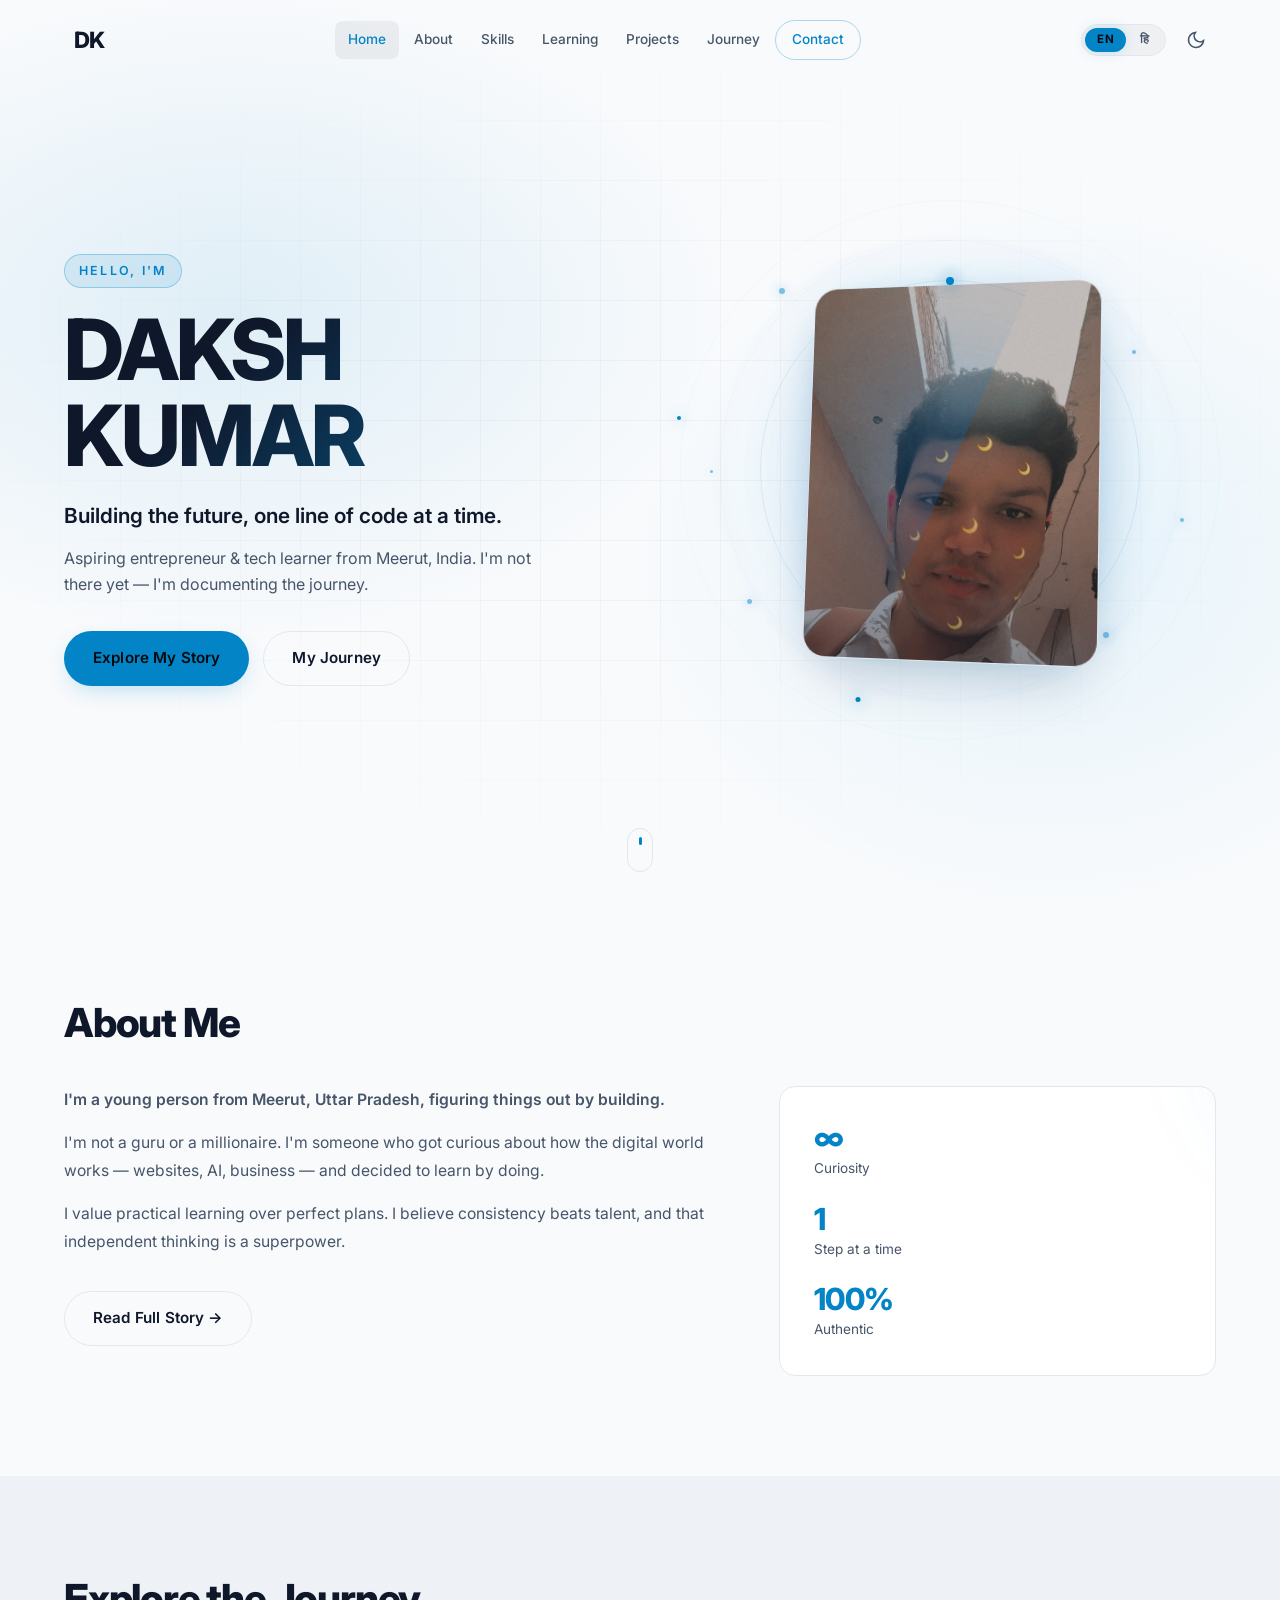
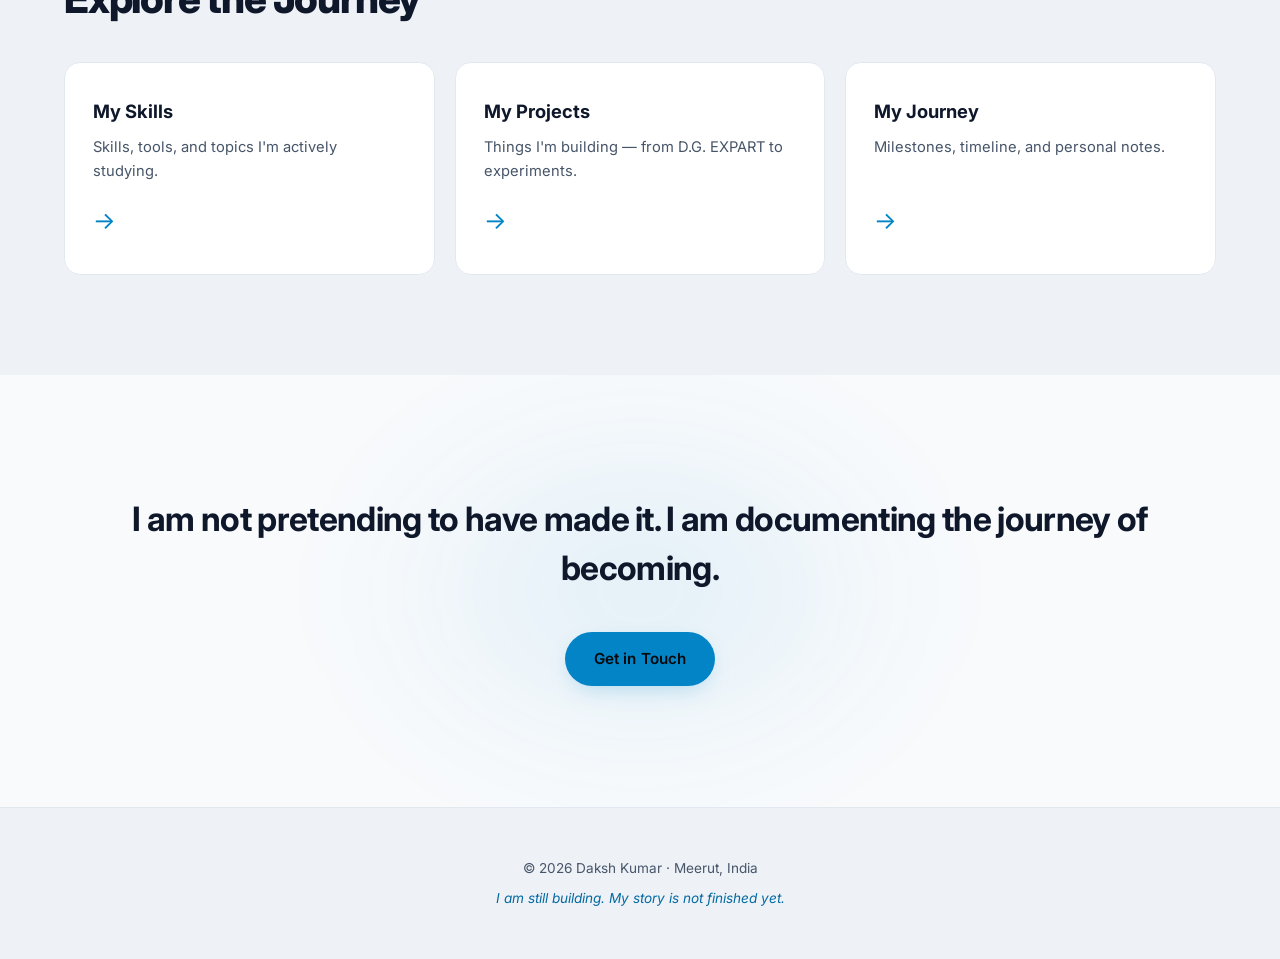
<file: index.html>
<!DOCTYPE html>
<html lang="en">
<head>
  <meta charset="UTF-8">
  <meta name="viewport" content="width=device-width, initial-scale=1.0, maximum-scale=5.0">
  <title>Daksh Kumar · Building the Future</title>
  <meta name="description" content="Daksh Kumar — aspiring entrepreneur, tech learner, and builder from Meerut, India. Documenting the journey of becoming.">
  <meta name="author" content="Daksh Kumar">
  <meta name="theme-color" content="#07090d">

  <!-- Open Graph -->
  <meta property="og:title" content="Daksh Kumar · Building the Future">
  <meta property="og:description" content="Aspiring entrepreneur & tech learner. My story is not finished yet.">
  <meta property="og:type" content="website">
  <meta property="og:image" content="me.jpeg">
  <meta property="og:url" content="https://dakshkumar.example/home.html">

  <!-- Twitter Card -->
  <meta name="twitter:card" content="summary_large_image">
  <meta name="twitter:title" content="Daksh Kumar · Building the Future">
  <meta name="twitter:description" content="Aspiring entrepreneur & tech learner. My story is not finished yet.">
  <meta name="twitter:image" content="me.jpeg">

  <!-- Favicon -->
  <link rel="icon" type="image/svg+xml" href="data:image/svg+xml,%3Csvg xmlns='http://www.w3.org/2000/svg' viewBox='0 0 24 24' fill='%2300e0ff'%3E%3Ccircle cx='12' cy='12' r='10'/%3E%3C/svg%3E">

  <!-- Fonts -->
  <link rel="preconnect" href="https://fonts.googleapis.com">
  <link rel="preconnect" href="https://fonts.gstatic.com" crossorigin>
  <link href="https://fonts.googleapis.com/css2?family=Inter:opsz,wght@14..32,300;14..32,400;14..32,500;14..32,600;14..32,700;14..32,800&display=swap" rel="stylesheet">

  <!-- Stylesheet -->
  <link rel="stylesheet" href="style.css">
  <meta name="google-site-verification" content="WQG93dcGSOzmjMxyRnMjnzJx4LTo7Oa2k_7BG058iiQ" />
</head>
<body>

  <!-- ============================================================
       NAVIGATION
       ============================================================ -->
  <header class="nav-header" id="navbar">
    <div class="nav-container">
      <a href="home.html" class="nav-logo" aria-label="Daksh Kumar — Home">DK</a>

      <nav class="nav-links" id="navLinks" aria-label="Main navigation">
        <a href="index.html" class="nav-link active" data-i18n="nav.home">Home</a>
        <a href="about.html" class="nav-link" data-i18n="nav.about">About</a>
        <a href="skills.html" class="nav-link" data-i18n="nav.skills">Skills</a>
        <a href="aboutskill.html" class="nav-link" data-i18n="nav.learning">Learning</a>
        <a href="projects.html" class="nav-link" data-i18n="nav.projects">Projects</a>
        <a href="journey.html" class="nav-link" data-i18n="nav.journey">Journey</a>
        <a href="contact.html" class="nav-link nav-cta" data-i18n="nav.contact">Contact</a>
      </nav>

      <div class="nav-controls">
        <div class="lang-switch" role="group" aria-label="Language">
          <button class="lang-btn active" data-lang="en" aria-label="English">EN</button>
          <button class="lang-btn" data-lang="hi" aria-label="हिन्दी">हि</button>
        </div>

        <button class="theme-toggle" id="themeToggle" aria-label="Switch theme">
          <svg class="sun-icon" width="20" height="20" viewBox="0 0 24 24" fill="none" stroke="currentColor" stroke-width="2" aria-hidden="true">
            <circle cx="12" cy="12" r="5"/>
            <path d="M12 1v2M12 21v2M4.22 4.22l1.42 1.42M18.36 18.36l1.42 1.42M1 12h2M21 12h2M4.22 19.78l1.42-1.42M18.36 5.64l1.42-1.42"/>
          </svg>
          <svg class="moon-icon" width="20" height="20" viewBox="0 0 24 24" fill="none" stroke="currentColor" stroke-width="2" aria-hidden="true">
            <path d="M21 12.79A9 9 0 1 1 11.21 3 7 7 0 0 0 21 12.79z"/>
          </svg>
        </button>

        <button class="hamburger" id="hamburger" aria-label="Open menu" aria-expanded="false">
          <span></span>
          <span></span>
          <span></span>
        </button>
      </div>
    </div>
  </header>

  <!-- ============================================================
       MAIN
       ============================================================ -->
  <main>

    <!-- ==========================================================
         HERO SECTION
         ========================================================== -->
    <section class="hero" id="hero">
      <div class="hero-bg" aria-hidden="true"></div>

      <div class="hero-content">

        <div class="hero-text">
          <p class="hero-greeting"
             data-i18n-en="Hello, I'm"
             data-i18n-hi="नमस्ते, मैं हूँ">Hello, I'm</p>

          <h1 class="hero-name">
            <span class="name-line">DAKSH</span>
            <span class="name-line">KUMAR</span>
          </h1>

          <p class="hero-tagline"
             data-i18n-en="Building the future, one line of code at a time."
             data-i18n-hi="भविष्य बना रहा हूँ, एक-एक लाइन कोड से।">
            Building the future, one line of code at a time.
          </p>

          <p class="hero-intro"
             data-i18n-en="Aspiring entrepreneur & tech learner from Meerut, India. I'm not there yet — I'm documenting the journey."
             data-i18n-hi="मेरठ, भारत से एक महत्वाकांक्षी उद्यमी और टेक लर्नर। मैं अभी वहाँ नहीं पहुँचा — मैं सफ़र document कर रहा हूँ।">
            Aspiring entrepreneur &amp; tech learner from Meerut, India.
            I'm not there yet — I'm documenting the journey.
          </p>

          <div class="hero-actions">
            <a href="about.html" class="btn btn-primary" data-i18n="btn.exploreStory">Explore My Story</a>
            <a href="journey.html" class="btn btn-outline" data-i18n="btn.myJourney">My Journey</a>
          </div>
        </div>

        <div class="hero-visual">
          <div class="scene-3d" aria-hidden="true">

            <div class="orbit orbit-1"></div>
            <div class="orbit orbit-2"></div>
            <div class="orbit orbit-3"></div>

            <div class="glow glow-cyan"></div>
            <div class="glow glow-blue"></div>

            <div class="card-3d">
              <div class="card-3d-inner">
                <div class="card-face card-front">
                  <img src="me.jpeg"
                       alt="Portrait of Daksh Kumar"
                       class="profile-img"
                       loading="eager"
                       decoding="async"
                       width="420"
                       height="520">
                  <div class="card-overlay"></div>
                </div>
              </div>
            </div>

            <span class="particle particle-1"></span>
            <span class="particle particle-2"></span>
            <span class="particle particle-3"></span>
            <span class="particle particle-4"></span>
            <span class="particle particle-5"></span>
            <span class="particle particle-6"></span>

          </div>
        </div>

      </div>

      <div class="scroll-hint" aria-hidden="true">
        <span></span>
      </div>
    </section>

    <!-- ==========================================================
         ABOUT PREVIEW
         ========================================================== -->
    <section class="section" id="about-preview">
      <div class="container">

        <h2 class="section-title reveal"
            data-i18n-en="About Me"
            data-i18n-hi="मेरे बारे में">About Me</h2>

        <div class="about-grid">

          <div class="about-text reveal">
            <p class="about-lead"
               data-i18n-en="I'm a young person from Meerut, Uttar Pradesh, figuring things out by building."
               data-i18n-hi="मैं मेरठ, उत्तर प्रदेश से एक युवा हूँ, बनाकर चीज़ें समझ रहा हूँ।">
              I'm a young person from Meerut, Uttar Pradesh, figuring things out by building.
            </p>

            <p data-i18n-en="I'm not a guru or a millionaire. I'm someone who got curious about how the digital world works — websites, AI, business — and decided to learn by doing."
               data-i18n-hi="मैं कोई गुरु या करोड़पति नहीं हूँ। मैं वो हूँ जिसे digital दुनिया — websites, AI, business — के बारे में जानने की उत्सुकता हुई और करके सीखने का फैसला किया।">
              I'm not a guru or a millionaire. I'm someone who got curious
              about how the digital world works — websites, AI, business —
              and decided to learn by doing.
            </p>

            <p data-i18n-en="I value practical learning over perfect plans. I believe consistency beats talent, and that independent thinking is a superpower."
               data-i18n-hi="मैं perfect plans से ज़्यादा practical सीखने को importance देता हूँ। मेरा मानना है consistency talent से बड़ी है, और independent सोच एक superpower है।">
              I value practical learning over perfect plans. I believe
              consistency beats talent, and that independent thinking is
              a superpower.
            </p>

            <a href="about.html" class="btn btn-outline about-btn"
               data-i18n="btn.readFullStory">Read Full Story →</a>
          </div>

          <aside class="about-stats reveal" aria-label="Quick facts">
            <div class="stat-item">
              <span class="stat-number">∞</span>
              <span class="stat-label"
                    data-i18n-en="Curiosity"
                    data-i18n-hi="जिज्ञासा">Curiosity</span>
            </div>
            <div class="stat-item">
              <span class="stat-number">1</span>
              <span class="stat-label"
                    data-i18n-en="Step at a time"
                    data-i18n-hi="एक कदम एक बार">Step at a time</span>
            </div>
            <div class="stat-item">
              <span class="stat-number">100%</span>
              <span class="stat-label"
                    data-i18n-en="Authentic"
                    data-i18n-hi="सच्चा">Authentic</span>
            </div>
          </aside>

        </div>
      </div>
    </section>

    <!-- ==========================================================
         EXPLORE JOURNEY
         ========================================================== -->
    <section class="section section-alt" id="explore">
      <div class="container">

        <h2 class="section-title reveal"
            data-i18n-en="Explore the Journey"
            data-i18n-hi="सफ़र को explore करें">Explore the Journey</h2>

        <div class="quick-links reveal">

          <a href="skill.html" class="quick-card">
            <h3 data-i18n-en="My Skills"
                data-i18n-hi="मेरी स्किल्स">My Skills</h3>
            <p data-i18n-en="Skills, tools, and topics I'm actively studying."
               data-i18n-hi="स्किल्स, टूल्स और टॉपिक्स जो मैं सीख रहा हूँ।">
              Skills, tools, and topics I'm actively studying.
            </p>
            <span class="quick-arrow" aria-hidden="true">→</span>
          </a>

          <a href="project.html" class="quick-card">
            <h3 data-i18n-en="My Projects"
                data-i18n-hi="मेरे प्रोजेक्ट्स">My Projects</h3>
            <p data-i18n-en="Things I'm building — from D.G. EXPART to experiments."
               data-i18n-hi="जो चीज़ें मैं बना रहा हूँ — D.G. EXPART से experiments तक।">
              Things I'm building — from D.G. EXPART to experiments.
            </p>
            <span class="quick-arrow" aria-hidden="true">→</span>
          </a>

          <a href="journey.html" class="quick-card">
            <h3 data-i18n-en="My Journey"
                data-i18n-hi="मेरा सफ़र">My Journey</h3>
            <p data-i18n-en="Milestones, timeline, and personal notes."
               data-i18n-hi="माइलस्टोन्स, टाइमलाइन और personal notes।">
              Milestones, timeline, and personal notes.
            </p>
            <span class="quick-arrow" aria-hidden="true">→</span>
          </a>

        </div>
      </div>
    </section>

    <!-- ==========================================================
         CLOSING MESSAGE
         ========================================================== -->
    <section class="section closing" id="closing">
      <div class="container">

        <p class="closing-line reveal"
           data-i18n-en="I am not pretending to have made it. I am documenting the journey of becoming."
           data-i18n-hi="मैं दिखावा नहीं कर रहा कि मैं पहुँच गया हूँ। मैं बनने का सफ़र document कर रहा हूँ।">
          I am not pretending to have made it.<br>
          I am documenting the journey of becoming.
        </p>

        <div class="center-cta reveal">
          <a href="contact.html" class="btn btn-primary"
             data-i18n="btn.getInTouch">Get in Touch</a>
        </div>

      </div>
    </section>

  </main>

  <!-- ============================================================
       FOOTER
       ============================================================ -->
  <footer class="footer">
    <div class="container">
      <p>© <span id="year"></span> Daksh Kumar · Meerut, India</p>
      <p class="footer-note"
         data-i18n-en="I am still building. My story is not finished yet."
         data-i18n-hi="मैं अभी भी बना रहा हूँ। मेरी कहानी अभी खत्म नहीं हुई।">
        I am still building. My story is not finished yet.
      </p>
    </div>
  </footer>

  <!-- Back to top -->
  <button class="back-to-top" id="backToTop" aria-label="Back to top">↑</button>

  <!-- Script -->
  <script src="script.js"></script>
</body>
</html>
</file>
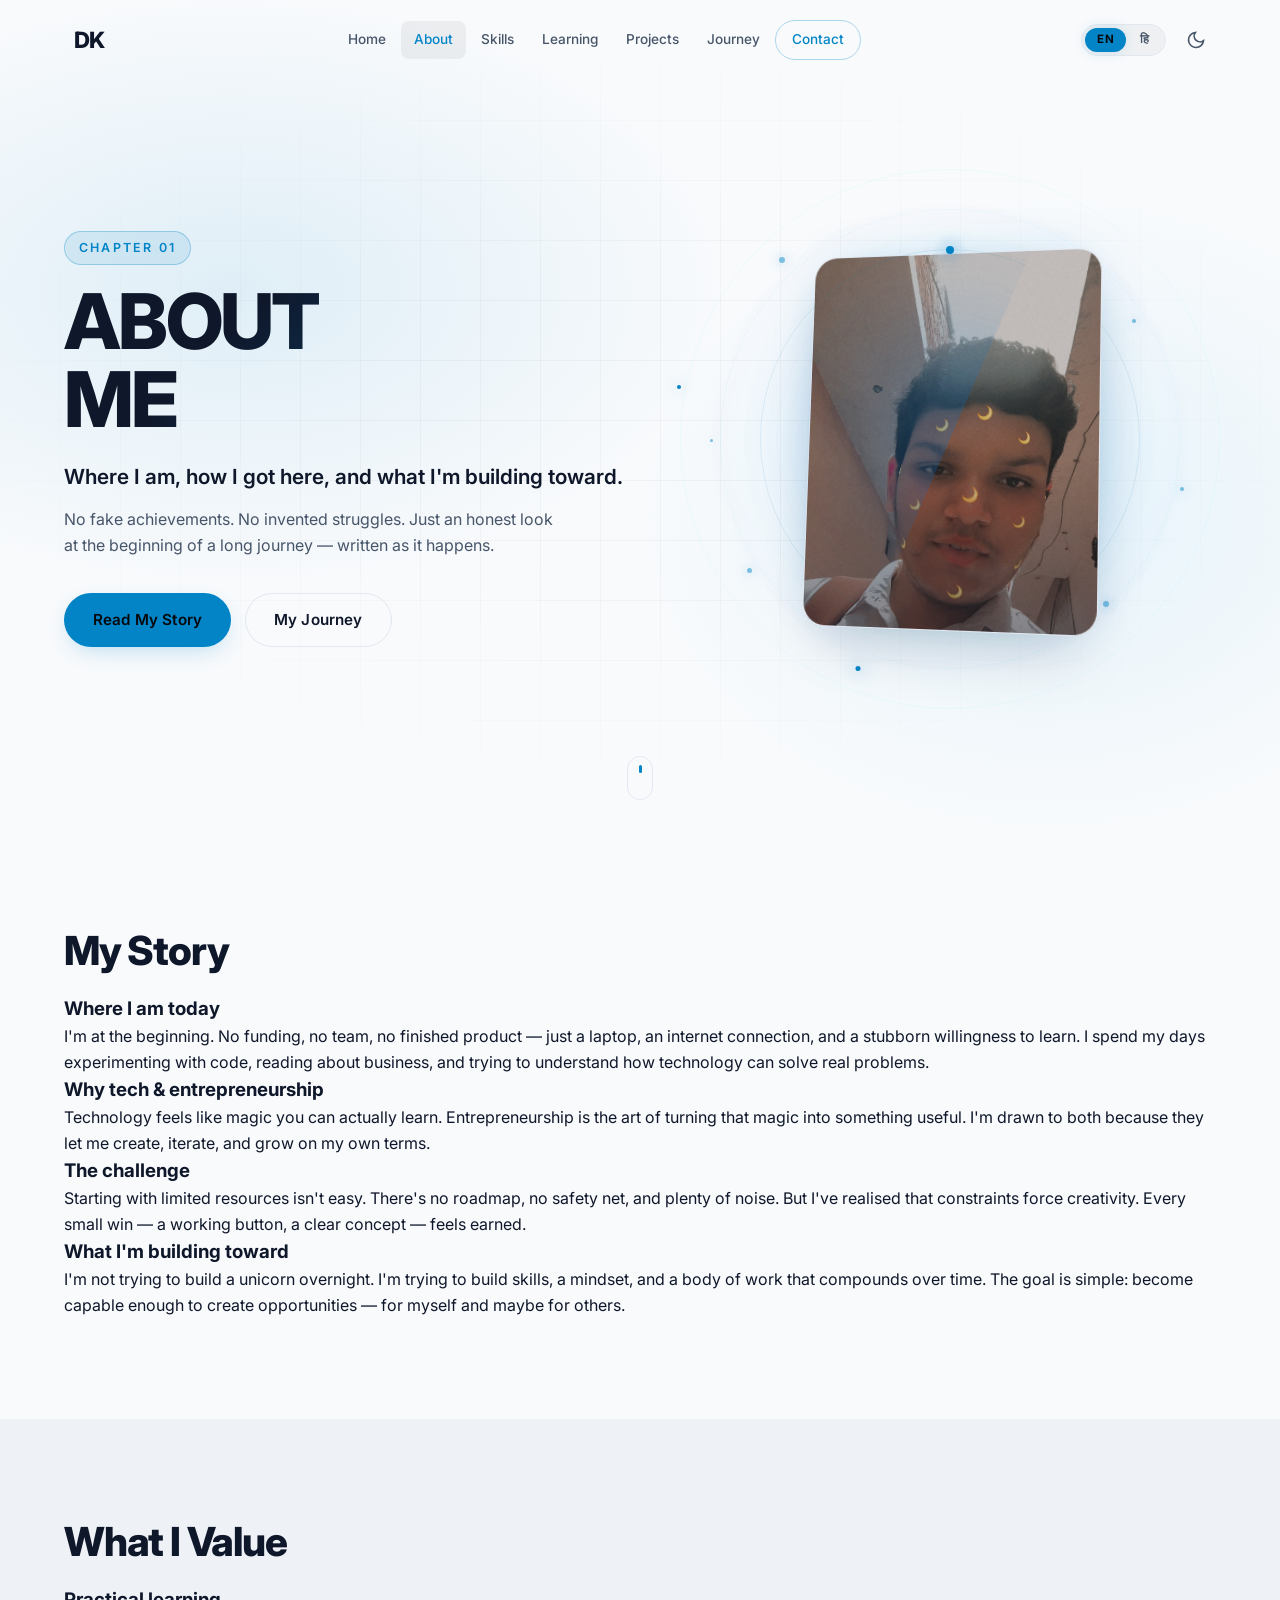
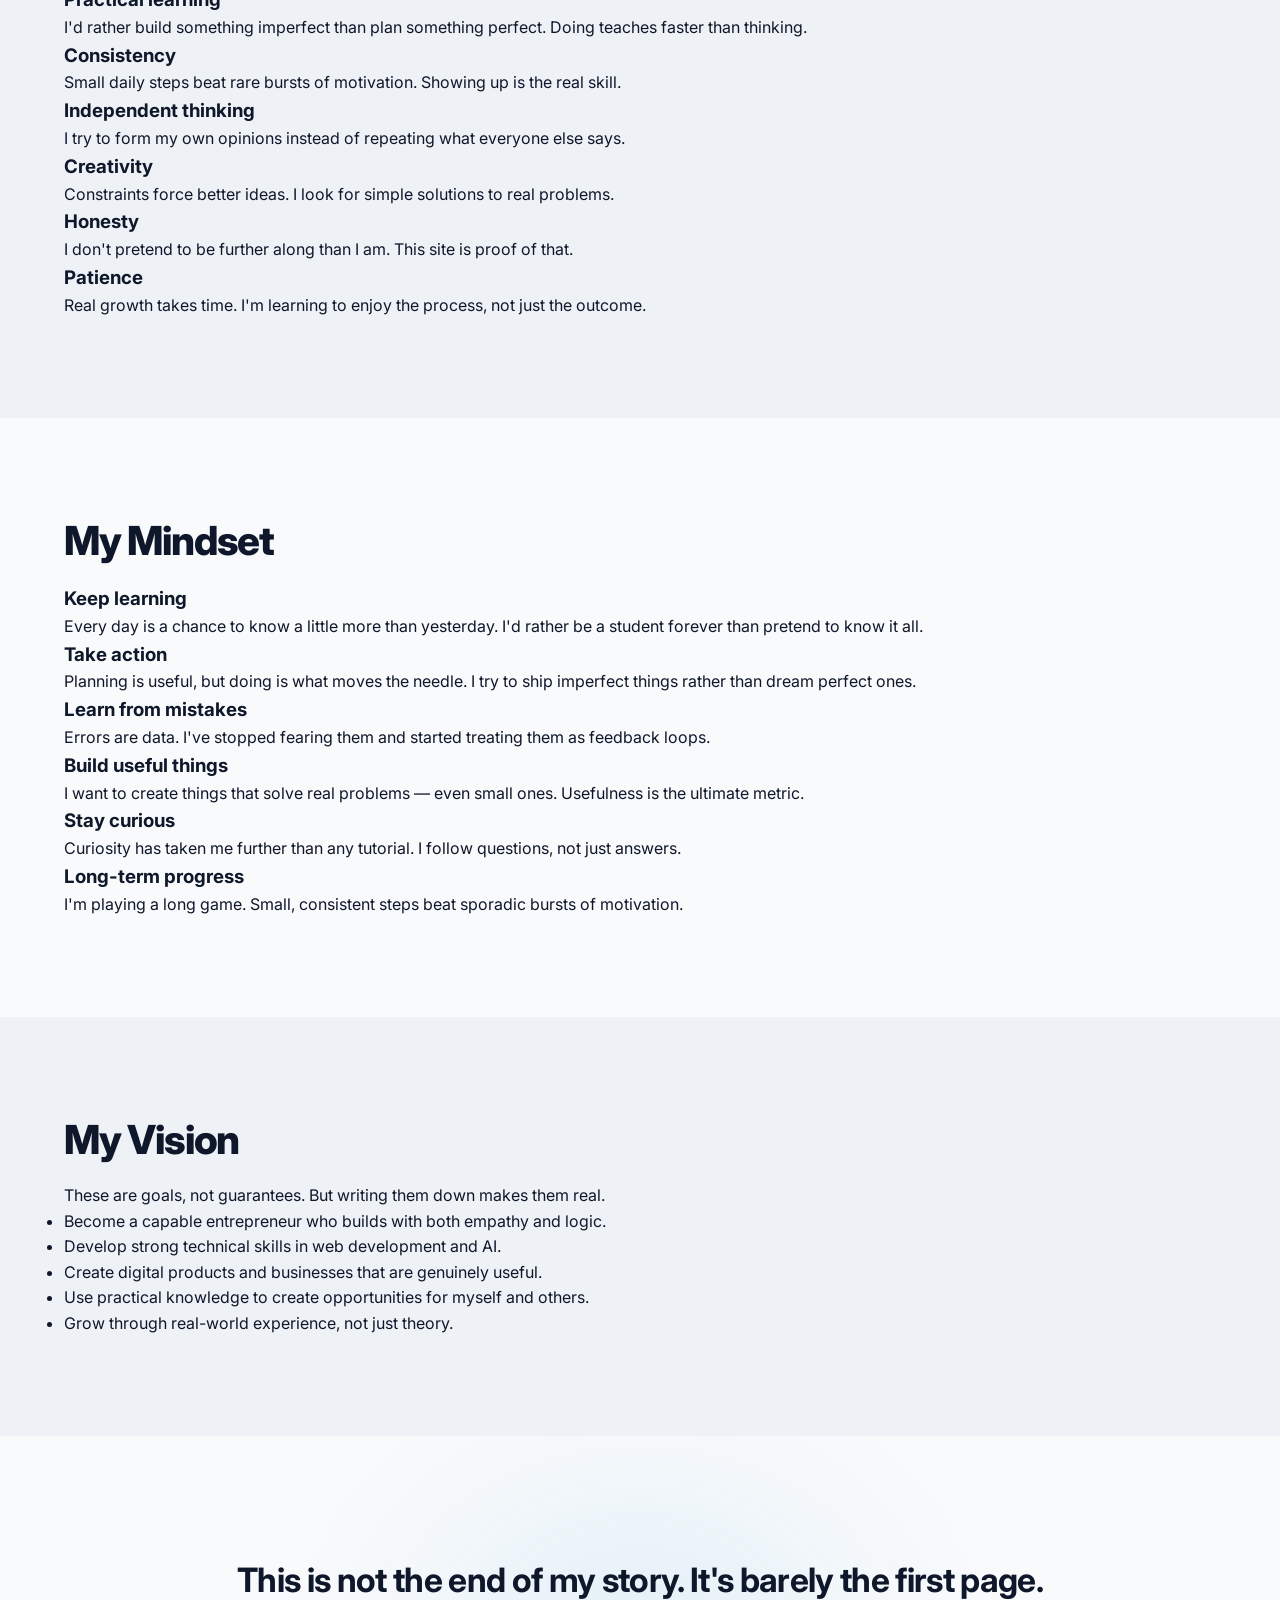
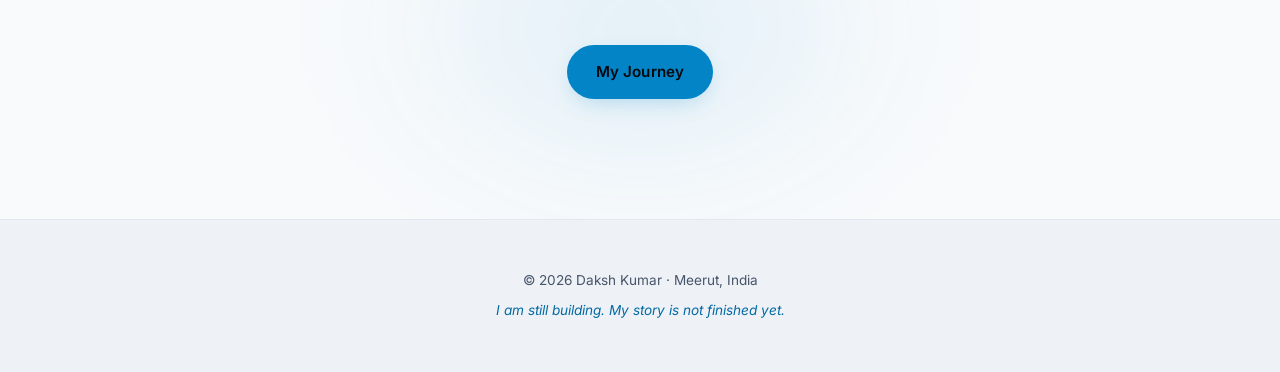
<file: about.html>
<!DOCTYPE html>
<html lang="en">
<head>
  <meta charset="UTF-8">
  <meta name="viewport" content="width=device-width, initial-scale=1.0, maximum-scale=5.0">
  <title>About Me · Daksh Kumar</title>
  <meta name="description" content="The story of Daksh Kumar — an aspiring entrepreneur from Meerut documenting the journey of becoming.">
  <meta name="author" content="Daksh Kumar">
  <meta name="theme-color" content="#07090d">

  <!-- Open Graph -->
  <meta property="og:title" content="About Me · Daksh Kumar">
  <meta property="og:description" content="Where I am, how I got here, and what I'm building toward.">
  <meta property="og:type" content="website">
  <meta property="og:image" content="me.jpeg">
  <meta property="og:url" content="https://dakshkumar.example/about.html">

  <!-- Twitter Card -->
  <meta name="twitter:card" content="summary_large_image">
  <meta name="twitter:title" content="About Me · Daksh Kumar">
  <meta name="twitter:description" content="Where I am, how I got here, and what I'm building toward.">
  <meta name="twitter:image" content="me.jpeg">

  <!-- Favicon -->
  <link rel="icon" type="image/svg+xml" href="data:image/svg+xml,%3Csvg xmlns='http://www.w3.org/2000/svg' viewBox='0 0 24 24' fill='%2300e0ff'%3E%3Ccircle cx='12' cy='12' r='10'/%3E%3C/svg%3E">

  <!-- Fonts -->
  <link rel="preconnect" href="https://fonts.googleapis.com">
  <link rel="preconnect" href="https://fonts.gstatic.com" crossorigin>
  <link href="https://fonts.googleapis.com/css2?family=Inter:opsz,wght@14..32,300;14..32,400;14..32,500;14..32,600;14..32,700;14..32,800&display=swap" rel="stylesheet">

  <!-- Stylesheet -->
  <link rel="stylesheet" href="style.css">
</head>
<body>

  <!-- ============================================================
       NAVIGATION
       ============================================================ -->
  <header class="nav-header" id="navbar">
    <div class="nav-container">
      <a href="home.html" class="nav-logo" aria-label="Daksh Kumar — Home">DK</a>

      <nav class="nav-links" id="navLinks" aria-label="Main navigation">
        <a href="home.html" class="nav-link" data-i18n="nav.home">Home</a>
        <a href="about.html" class="nav-link active" data-i18n="nav.about">About</a>
        <a href="skill.html" class="nav-link" data-i18n="nav.skills">Skills</a>
        <a href="learning.html" class="nav-link" data-i18n="nav.learning">Learning</a>
        <a href="project.html" class="nav-link" data-i18n="nav.projects">Projects</a>
        <a href="journey.html" class="nav-link" data-i18n="nav.journey">Journey</a>
        <a href="contact.html" class="nav-link nav-cta" data-i18n="nav.contact">Contact</a>
      </nav>

      <div class="nav-controls">
        <div class="lang-switch" role="group" aria-label="Language">
          <button class="lang-btn active" data-lang="en" aria-label="English">EN</button>
          <button class="lang-btn" data-lang="hi" aria-label="हिन्दी">हि</button>
        </div>

        <button class="theme-toggle" id="themeToggle" aria-label="Switch theme">
          <svg class="sun-icon" width="20" height="20" viewBox="0 0 24 24" fill="none" stroke="currentColor" stroke-width="2" aria-hidden="true">
            <circle cx="12" cy="12" r="5"/>
            <path d="M12 1v2M12 21v2M4.22 4.22l1.42 1.42M18.36 18.36l1.42 1.42M1 12h2M21 12h2M4.22 19.78l1.42-1.42M18.36 5.64l1.42-1.42"/>
          </svg>
          <svg class="moon-icon" width="20" height="20" viewBox="0 0 24 24" fill="none" stroke="currentColor" stroke-width="2" aria-hidden="true">
            <path d="M21 12.79A9 9 0 1 1 11.21 3 7 7 0 0 0 21 12.79z"/>
          </svg>
        </button>

        <button class="hamburger" id="hamburger" aria-label="Open menu" aria-expanded="false">
          <span></span>
          <span></span>
          <span></span>
        </button>
      </div>
    </div>
  </header>

  <!-- ============================================================
       MAIN
       ============================================================ -->
  <main>

    <!-- ==========================================================
         PAGE HERO
         ========================================================== -->
    <section class="hero hero-page" id="about-hero">
      <div class="hero-bg" aria-hidden="true"></div>

      <div class="hero-content">

        <div class="hero-text">
          <p class="hero-greeting"
             data-i18n-en="Chapter 01"
             data-i18n-hi="अध्याय 01">Chapter 01</p>

          <h1 class="hero-name">
            <span class="name-line"
                  data-i18n-en="ABOUT"
                  data-i18n-hi="मेरे बारे">ABOUT</span>
            <span class="name-line"
                  data-i18n-en="ME"
                  data-i18n-hi="में">ME</span>
          </h1>

          <p class="hero-tagline"
             data-i18n-en="Where I am, how I got here, and what I'm building toward."
             data-i18n-hi="मैं कहाँ हूँ, यहाँ कैसे पहुँचा, और क्या बना रहा हूँ।">
            Where I am, how I got here, and what I'm building toward.
          </p>

          <p class="hero-intro"
             data-i18n-en="No fake achievements. No invented struggles. Just an honest look at the beginning of a long journey — written as it happens."
             data-i18n-hi="कोई नकली उपलब्धि नहीं। कोई बनाई हुई कहानी नहीं। बस एक लंबे सफ़र की ईमानदार शुरुआत — जैसे ये हो रहा है, वैसे लिखा हुआ।">
            No fake achievements. No invented struggles. Just an honest look
            at the beginning of a long journey — written as it happens.
          </p>

          <div class="hero-actions">
            <a href="#story" class="btn btn-primary"
               data-i18n="btn.readMyStory">Read My Story</a>
            <a href="journey.html" class="btn btn-outline"
               data-i18n="btn.myJourney">My Journey</a>
          </div>
        </div>

        <div class="hero-visual">
          <div class="scene-3d" aria-hidden="true">

            <div class="orbit orbit-1"></div>
            <div class="orbit orbit-2"></div>
            <div class="orbit orbit-3"></div>

            <div class="glow glow-cyan"></div>
            <div class="glow glow-blue"></div>

            <div class="card-3d">
              <div class="card-3d-inner">
                <div class="card-face card-front">
                  <img src="me.jpeg"
                       alt="Portrait of Daksh Kumar"
                       class="profile-img"
                       loading="eager"
                       decoding="async"
                       width="420"
                       height="520">
                  <div class="card-overlay"></div>
                </div>
              </div>
            </div>

            <span class="particle particle-1"></span>
            <span class="particle particle-2"></span>
            <span class="particle particle-3"></span>
            <span class="particle particle-4"></span>
            <span class="particle particle-5"></span>
            <span class="particle particle-6"></span>

          </div>
        </div>

      </div>

      <div class="scroll-hint" aria-hidden="true">
        <span></span>
      </div>
    </section>

    <!-- ==========================================================
         MY STORY
         ========================================================== -->
    <section class="section" id="story">
      <div class="container">

        <h2 class="section-title reveal"
            data-i18n-en="My Story"
            data-i18n-hi="मेरी कहानी">My Story</h2>

        <div class="story-content reveal">

          <div class="story-block">
            <h3 data-i18n-en="Where I am today"
                data-i18n-hi="आज मैं कहाँ हूँ">Where I am today</h3>
            <p data-i18n-en="I'm at the beginning. No funding, no team, no finished product — just a laptop, an internet connection, and a stubborn willingness to learn. I spend my days experimenting with code, reading about business, and trying to understand how technology can solve real problems."
               data-i18n-hi="मैं शुरुआत में हूँ। कोई funding नहीं, कोई team नहीं, कोई तैयार product नहीं — बस एक laptop, एक internet connection, और सीखने की ज़िद। मैं अपने दिन code के साथ experiment करने, business के बारे में पढ़ने, और ये समझने में बिताता हूँ कि technology असली problems कैसे solve कर सकती है।">
              I'm at the beginning. No funding, no team, no finished product —
              just a laptop, an internet connection, and a stubborn willingness
              to learn. I spend my days experimenting with code, reading about
              business, and trying to understand how technology can solve real
              problems.
            </p>
          </div>

          <div class="story-block">
            <h3 data-i18n-en="Why tech & entrepreneurship"
                data-i18n-hi="क्यों tech और entrepreneurship">Why tech &amp; entrepreneurship</h3>
            <p data-i18n-en="Technology feels like magic you can actually learn. Entrepreneurship is the art of turning that magic into something useful. I'm drawn to both because they let me create, iterate, and grow on my own terms."
               data-i18n-hi="Technology एक ऐसा जादू है जिसे सच में सीखा जा सकता है। Entrepreneurship उस जादू को कुछ उपयोगी बनाने की कला है। मैं दोनों की तरफ खिंचता हूँ क्योंकि ये मुझे अपनी शर्तों पर बनाने, सुधारने और बढ़ने देते हैं।">
              Technology feels like magic you can actually learn.
              Entrepreneurship is the art of turning that magic into something
              useful. I'm drawn to both because they let me create, iterate,
              and grow on my own terms.
            </p>
          </div>

          <div class="story-block">
            <h3 data-i18n-en="The challenge"
                data-i18n-hi="चुनौती">The challenge</h3>
            <p data-i18n-en="Starting with limited resources isn't easy. There's no roadmap, no safety net, and plenty of noise. But I've realised that constraints force creativity. Every small win — a working button, a clear concept — feels earned."
               data-i18n-hi="कम resources से शुरुआत करना आसान नहीं है। न कोई roadmap, न कोई safety net, और बहुत शोर। लेकिन मैंने महसूस किया है कि constraints creativity को मजबूर करते हैं। हर छोटी जीत — एक चलता हुआ button, एक साफ़ concept — कमाई हुई लगती है।">
              Starting with limited resources isn't easy. There's no roadmap,
              no safety net, and plenty of noise. But I've realised that
              constraints force creativity. Every small win — a working button,
              a clear concept — feels earned.
            </p>
          </div>

          <div class="story-block">
            <h3 data-i18n-en="What I'm building toward"
                data-i18n-hi="मैं क्या बना रहा हूँ">What I'm building toward</h3>
            <p data-i18n-en="I'm not trying to build a unicorn overnight. I'm trying to build skills, a mindset, and a body of work that compounds over time. The goal is simple: become capable enough to create opportunities — for myself and maybe for others."
               data-i18n-hi="मैं रातों-रात unicorn बनाने की कोशिश नहीं कर रहा। मैं skills, mindset, और ऐसा काम बना रहा हूँ जो समय के साथ बढ़ता है। लक्ष्य सीधा है: इतना capable बनना कि अपने लिए — और शायद दूसरों के लिए भी — opportunities बना सकूँ।">
              I'm not trying to build a unicorn overnight. I'm trying to build
              skills, a mindset, and a body of work that compounds over time.
              The goal is simple: become capable enough to create opportunities
              — for myself and maybe for others.
            </p>
          </div>

        </div>

      </div>
    </section>

    <!-- ==========================================================
         WHAT I VALUE
         ========================================================== -->
    <section class="section section-alt" id="values">
      <div class="container">

        <h2 class="section-title reveal"
            data-i18n-en="What I Value"
            data-i18n-hi="मैं क्या महत्व देता हूँ">What I Value</h2>

        <div class="mindset-grid reveal">

          <div class="mindset-card">
            <h3 data-i18n-en="Practical learning"
                data-i18n-hi="Practical सीखना">Practical learning</h3>
            <p data-i18n-en="I'd rather build something imperfect than plan something perfect. Doing teaches faster than thinking."
               data-i18n-hi="मैं perfect plan बनाने से बेहतर एक अपूर्ण चीज़ बनाना पसंद करूँगा। करना सोचने से जल्दी सिखाता है।">
              I'd rather build something imperfect than plan something perfect.
              Doing teaches faster than thinking.
            </p>
          </div>

          <div class="mindset-card">
            <h3 data-i18n-en="Consistency"
                data-i18n-hi="Consistency">Consistency</h3>
            <p data-i18n-en="Small daily steps beat rare bursts of motivation. Showing up is the real skill."
               data-i18n-hi="रोज़ के छोटे कदम motivation के बड़े-बड़े bursts से बेहतर हैं। रोज़ आना ही असली skill है।">
              Small daily steps beat rare bursts of motivation. Showing up is
              the real skill.
            </p>
          </div>

          <div class="mindset-card">
            <h3 data-i18n-en="Independent thinking"
                data-i18n-hi="Independent सोच">Independent thinking</h3>
            <p data-i18n-en="I try to form my own opinions instead of repeating what everyone else says."
               data-i18n-hi="मैं अपनी राय बनाने की कोशिश करता हूँ, बजाय वही दोहराने के जो सब कहते हैं।">
              I try to form my own opinions instead of repeating what everyone
              else says.
            </p>
          </div>

          <div class="mindset-card">
            <h3 data-i18n-en="Creativity"
                data-i18n-hi="Creativity">Creativity</h3>
            <p data-i18n-en="Constraints force better ideas. I look for simple solutions to real problems."
               data-i18n-hi="Constraints बेहतर ideas को मजबूर करते हैं। मैं असली problems के लिए सरल solutions ढूँढता हूँ।">
              Constraints force better ideas. I look for simple solutions to
              real problems.
            </p>
          </div>

          <div class="mindset-card">
            <h3 data-i18n-en="Honesty"
                data-i18n-hi="ईमानदारी">Honesty</h3>
            <p data-i18n-en="I don't pretend to be further along than I am. This site is proof of that."
               data-i18n-hi="मैं दिखावा नहीं करता कि मैं जितना हूँ उससे आगे हूँ। ये website इसका सबूत है।">
              I don't pretend to be further along than I am. This site is proof
              of that.
            </p>
          </div>

          <div class="mindset-card">
            <h3 data-i18n-en="Patience"
                data-i18n-hi="धैर्य">Patience</h3>
            <p data-i18n-en="Real growth takes time. I'm learning to enjoy the process, not just the outcome."
               data-i18n-hi="असली growth में समय लगता है। मैं process का आनंद लेना सीख रहा हूँ, सिर्फ नतीजे का नहीं।">
              Real growth takes time. I'm learning to enjoy the process, not
              just the outcome.
            </p>
          </div>

        </div>

      </div>
    </section>

    <!-- ==========================================================
         MY MINDSET
         ========================================================== -->
    <section class="section" id="mindset">
      <div class="container">

        <h2 class="section-title reveal"
            data-i18n-en="My Mindset"
            data-i18n-hi="मेरी सोच">My Mindset</h2>

        <div class="mindset-grid reveal">

          <div class="mindset-card">
            <h3 data-i18n-en="Keep learning"
                data-i18n-hi="सीखते रहो">Keep learning</h3>
            <p data-i18n-en="Every day is a chance to know a little more than yesterday. I'd rather be a student forever than pretend to know it all."
               data-i18n-hi="हर दिन कल से थोड़ा ज़्यादा जानने का मौका है। मैं हमेशा student बने रहना पसंद करूँगा, बजाय सब जानने का दिखावा करने के।">
              Every day is a chance to know a little more than yesterday. I'd
              rather be a student forever than pretend to know it all.
            </p>
          </div>

          <div class="mindset-card">
            <h3 data-i18n-en="Take action"
                data-i18n-hi="Action लो">Take action</h3>
            <p data-i18n-en="Planning is useful, but doing is what moves the needle. I try to ship imperfect things rather than dream perfect ones."
               data-i18n-hi="Planning उपयोगी है, लेकिन करना ही असली फर्क लाता है। मैं perfect सपने देखने से बेहतर अपूर्ण चीज़ें ship करता हूँ।">
              Planning is useful, but doing is what moves the needle. I try to
              ship imperfect things rather than dream perfect ones.
            </p>
          </div>

          <div class="mindset-card">
            <h3 data-i18n-en="Learn from mistakes"
                data-i18n-hi="गलतियों से सीखो">Learn from mistakes</h3>
            <p data-i18n-en="Errors are data. I've stopped fearing them and started treating them as feedback loops."
               data-i18n-hi="गलतियाँ data हैं। मैंने उनसे डरना बंद कर दिया है और उन्हें feedback loops की तरह देखना शुरू किया है।">
              Errors are data. I've stopped fearing them and started treating
              them as feedback loops.
            </p>
          </div>

          <div class="mindset-card">
            <h3 data-i18n-en="Build useful things"
                data-i18n-hi="उपयोगी चीज़ें बनाओ">Build useful things</h3>
            <p data-i18n-en="I want to create things that solve real problems — even small ones. Usefulness is the ultimate metric."
               data-i18n-hi="मैं ऐसी चीज़ें बनाना चाहता हूँ जो असली problems solve करें — छोटी ही सही। Usefulness ही असली पैमाना है।">
              I want to create things that solve real problems — even small
              ones. Usefulness is the ultimate metric.
            </p>
          </div>

          <div class="mindset-card">
            <h3 data-i18n-en="Stay curious"
                data-i18n-hi="जिज्ञासु रहो">Stay curious</h3>
            <p data-i18n-en="Curiosity has taken me further than any tutorial. I follow questions, not just answers."
               data-i18n-hi="जिज्ञासा ने मुझे किसी भी tutorial से आगे पहुँचाया है। मैं सिर्फ जवाब नहीं, सवालों का पीछा करता हूँ।">
              Curiosity has taken me further than any tutorial. I follow
              questions, not just answers.
            </p>
          </div>

          <div class="mindset-card">
            <h3 data-i18n-en="Long-term progress"
                data-i18n-hi="Long-term प्रगति">Long-term progress</h3>
            <p data-i18n-en="I'm playing a long game. Small, consistent steps beat sporadic bursts of motivation."
               data-i18n-hi="मैं लंबा खेल खेल रहा हूँ। छोटे, लगातार कदम motivation के अचानक bursts से बेहतर हैं।">
              I'm playing a long game. Small, consistent steps beat sporadic
              bursts of motivation.
            </p>
          </div>

        </div>

      </div>
    </section>

    <!-- ==========================================================
         MY VISION
         ========================================================== -->
    <section class="section section-alt" id="vision">
      <div class="container">

        <h2 class="section-title reveal"
            data-i18n-en="My Vision"
            data-i18n-hi="मेरा विज़न">My Vision</h2>

        <div class="vision-content reveal">

          <p class="vision-lead"
             data-i18n-en="These are goals, not guarantees. But writing them down makes them real."
             data-i18n-hi="ये लक्ष्य हैं, guarantees नहीं। लेकिन लिखने से ये असली हो जाते हैं।">
            These are goals, not guarantees. But writing them down makes them
            real.
          </p>

          <ul class="vision-list">
            <li data-i18n-en="Become a capable entrepreneur who builds with both empathy and logic."
                data-i18n-hi="एक capable entrepreneur बनना जो empathy और logic दोनों से बनाए।">
              Become a capable entrepreneur who builds with both empathy and
              logic.
            </li>
            <li data-i18n-en="Develop strong technical skills in web development and AI."
                data-i18n-hi="Web development और AI में मज़बूत technical skills विकसित करना।">
              Develop strong technical skills in web development and AI.
            </li>
            <li data-i18n-en="Create digital products and businesses that are genuinely useful."
                data-i18n-hi="ऐसे digital products और businesses बनाना जो सच में उपयोगी हों।">
              Create digital products and businesses that are genuinely useful.
            </li>
            <li data-i18n-en="Use practical knowledge to create opportunities for myself and others."
                data-i18n-hi="Practical knowledge से अपने और दूसरों के लिए opportunities बनाना।">
              Use practical knowledge to create opportunities for myself and
              others.
            </li>
            <li data-i18n-en="Grow through real-world experience, not just theory."
                data-i18n-hi="सिर्फ theory से नहीं, असली दुनिया के experience से बढ़ना।">
              Grow through real-world experience, not just theory.
            </li>
          </ul>

        </div>

      </div>
    </section>

    <!-- ==========================================================
         CLOSING CTA
         ========================================================== -->
    <section class="section closing" id="closing">
      <div class="container">

        <p class="closing-line reveal"
           data-i18n-en="This is not the end of my story. It's barely the first page."
           data-i18n-hi="ये मेरी कहानी का अंत नहीं है। ये तो बस पहला पन्ना है।">
          This is not the end of my story.<br>
          It's barely the first page.
        </p>

        <div class="center-cta reveal">
          <a href="journey.html" class="btn btn-primary"
             data-i18n="btn.myJourney">My Journey</a>
        </div>

      </div>
    </section>

  </main>

  <!-- ============================================================
       FOOTER
       ============================================================ -->
  <footer class="footer">
    <div class="container">
      <p>© <span id="year"></span> Daksh Kumar · Meerut, India</p>
      <p class="footer-note"
         data-i18n-en="I am still building. My story is not finished yet."
         data-i18n-hi="मैं अभी भी बना रहा हूँ। मेरी कहानी अभी खत्म नहीं हुई।">
        I am still building. My story is not finished yet.
      </p>
    </div>
  </footer>

  <!-- Back to top -->
  <button class="back-to-top" id="backToTop" aria-label="Back to top">↑</button>

  <!-- Script -->
  <script src="script.js"></script>
</body>
</html>
</file>
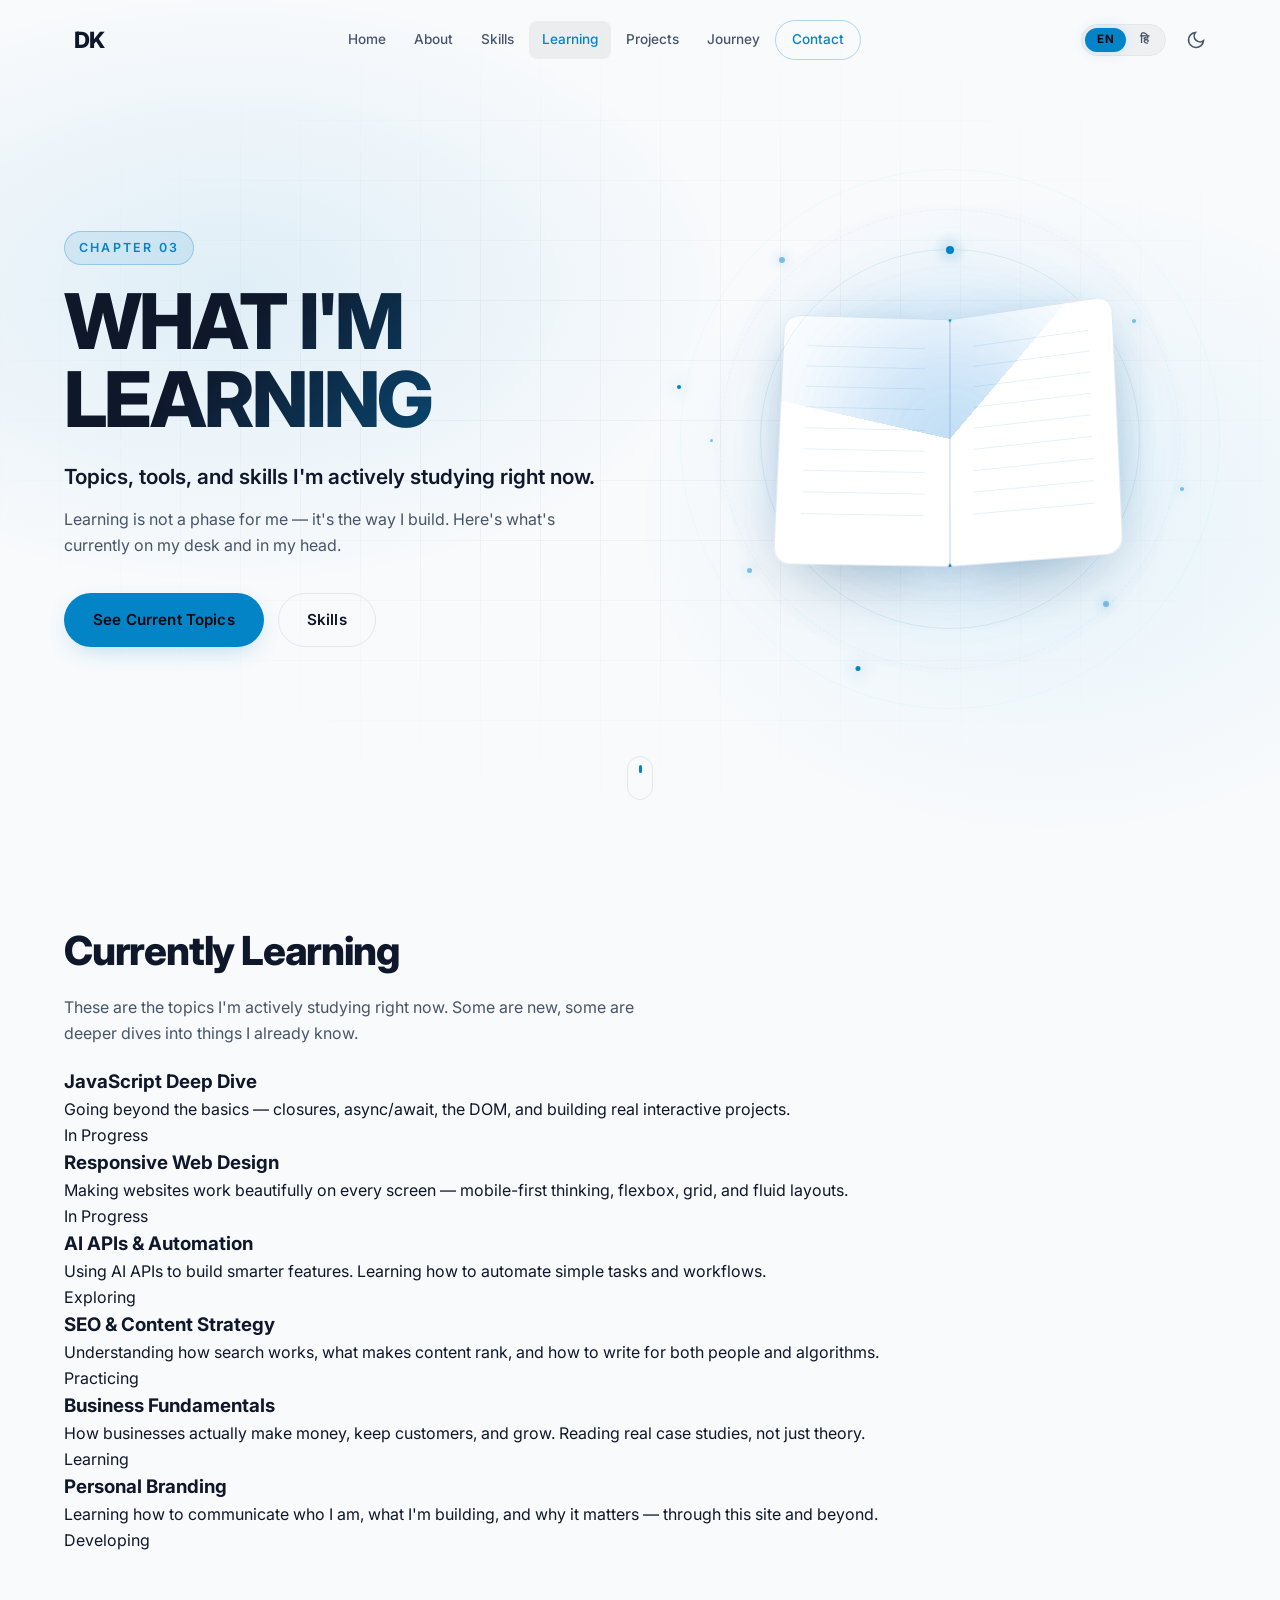
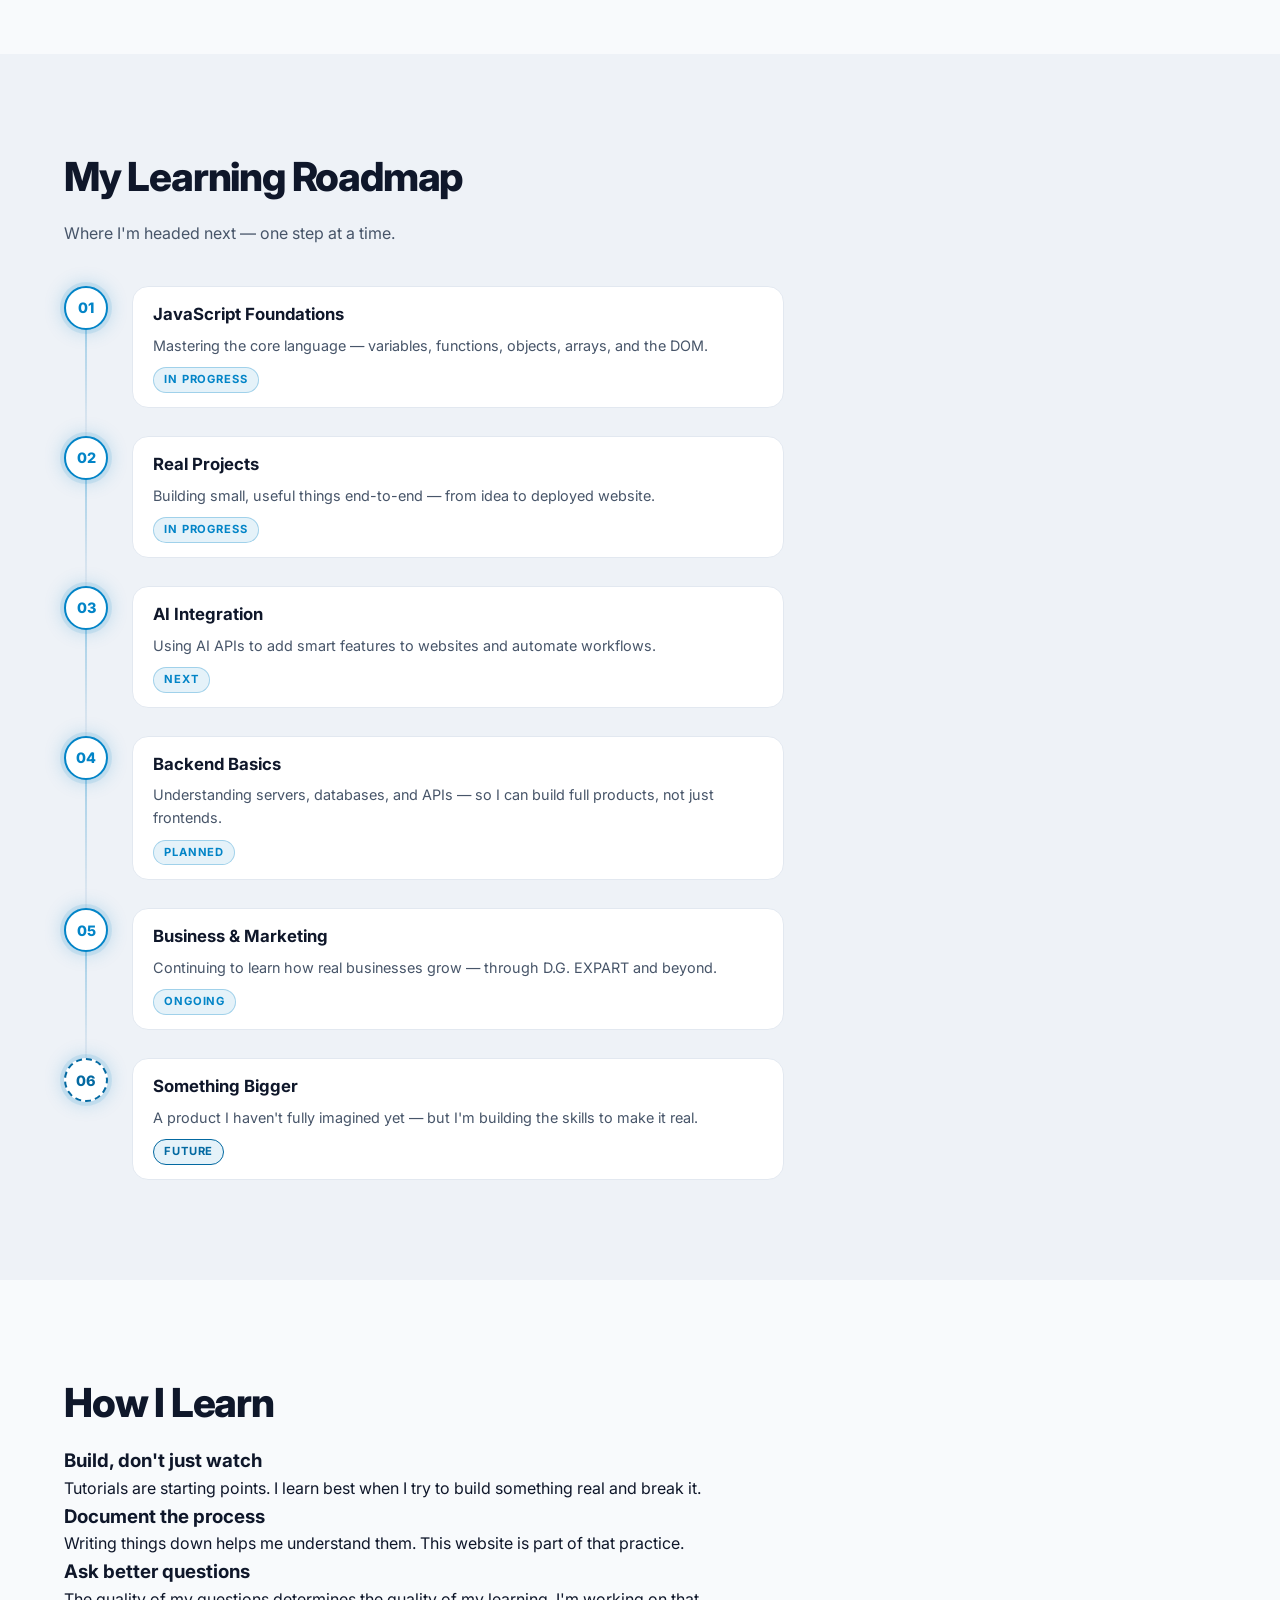
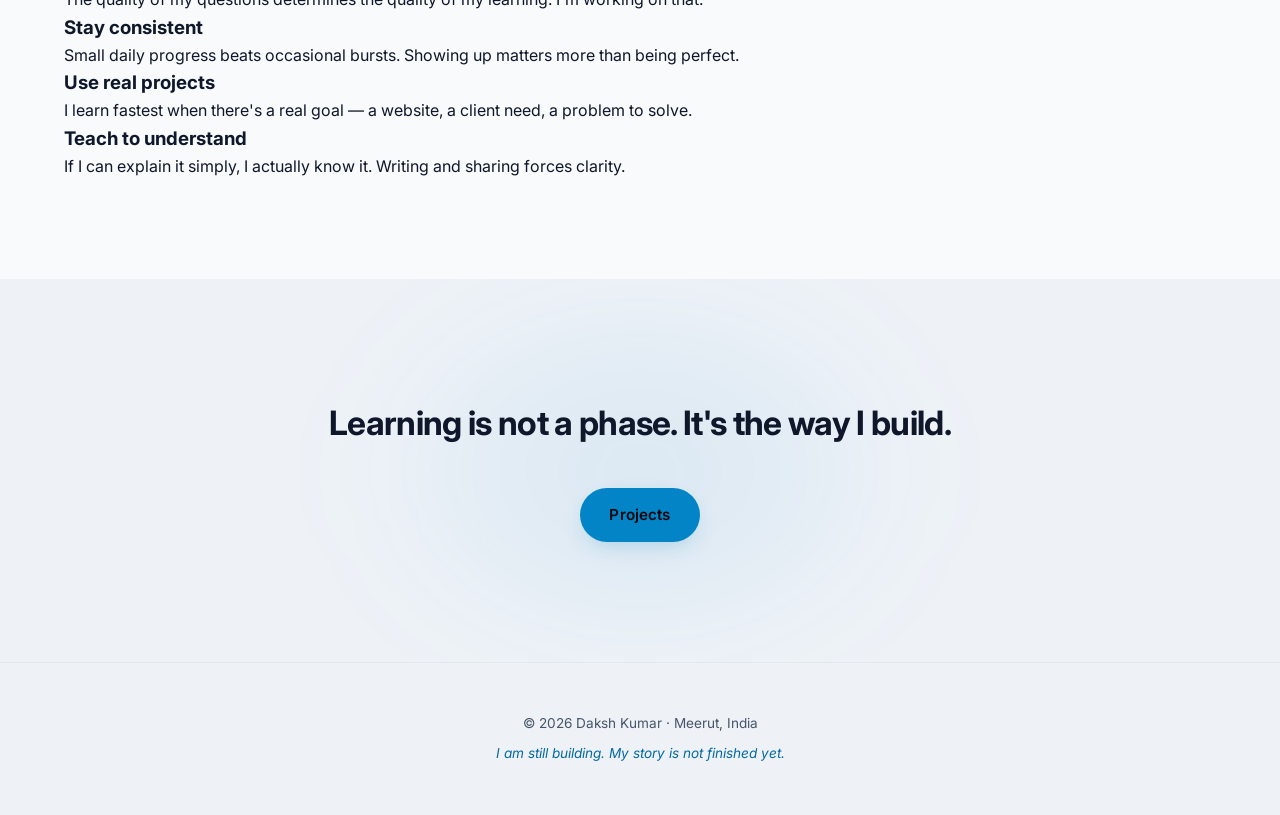
<file: aboutskill.html>
<!DOCTYPE html>
<html lang="en">
<head>
  <meta charset="UTF-8">
  <meta name="viewport" content="width=device-width, initial-scale=1.0, maximum-scale=5.0">
  <title>What I'm Learning · Daksh Kumar</title>
  <meta name="description" content="Topics, tools, and skills Daksh Kumar is currently learning — AI, web development, digital marketing, and business.">
  <meta name="author" content="Daksh Kumar">
  <meta name="theme-color" content="#07090d">

  <!-- Open Graph -->
  <meta property="og:title" content="What I'm Learning · Daksh Kumar">
  <meta property="og:description" content="Topics, tools, and skills I'm actively studying right now.">
  <meta property="og:type" content="website">
  <meta property="og:image" content="me.jpeg">
  <meta property="og:url" content="https://dakshkumar.example/learning.html">

  <!-- Twitter Card -->
  <meta name="twitter:card" content="summary_large_image">
  <meta name="twitter:title" content="What I'm Learning · Daksh Kumar">
  <meta name="twitter:description" content="Topics, tools, and skills I'm actively studying right now.">
  <meta name="twitter:image" content="me.jpeg">

  <!-- Favicon -->
  <link rel="icon" type="image/svg+xml" href="data:image/svg+xml,%3Csvg xmlns='http://www.w3.org/2000/svg' viewBox='0 0 24 24' fill='%2300e0ff'%3E%3Ccircle cx='12' cy='12' r='10'/%3E%3C/svg%3E">

  <!-- Fonts -->
  <link rel="preconnect" href="https://fonts.googleapis.com">
  <link rel="preconnect" href="https://fonts.gstatic.com" crossorigin>
  <link href="https://fonts.googleapis.com/css2?family=Inter:opsz,wght@14..32,300;14..32,400;14..32,500;14..32,600;14..32,700;14..32,800&display=swap" rel="stylesheet">

  <!-- Stylesheet -->
  <link rel="stylesheet" href="style.css">
</head>
<body>

  <!-- ============================================================
       NAVIGATION
       ============================================================ -->
  <header class="nav-header" id="navbar">
    <div class="nav-container">
      <a href="home.html" class="nav-logo" aria-label="Daksh Kumar — Home">DK</a>

      <nav class="nav-links" id="navLinks" aria-label="Main navigation">
        <a href="home.html" class="nav-link" data-i18n="nav.home">Home</a>
        <a href="about.html" class="nav-link" data-i18n="nav.about">About</a>
        <a href="skill.html" class="nav-link" data-i18n="nav.skills">Skills</a>
        <a href="learning.html" class="nav-link active" data-i18n="nav.learning">Learning</a>
        <a href="project.html" class="nav-link" data-i18n="nav.projects">Projects</a>
        <a href="journey.html" class="nav-link" data-i18n="nav.journey">Journey</a>
        <a href="contact.html" class="nav-link nav-cta" data-i18n="nav.contact">Contact</a>
      </nav>

      <div class="nav-controls">
        <div class="lang-switch" role="group" aria-label="Language">
          <button class="lang-btn active" data-lang="en" aria-label="English">EN</button>
          <button class="lang-btn" data-lang="hi" aria-label="हिन्दी">हि</button>
        </div>

        <button class="theme-toggle" id="themeToggle" aria-label="Switch theme">
          <svg class="sun-icon" width="20" height="20" viewBox="0 0 24 24" fill="none" stroke="currentColor" stroke-width="2" aria-hidden="true">
            <circle cx="12" cy="12" r="5"/>
            <path d="M12 1v2M12 21v2M4.22 4.22l1.42 1.42M18.36 18.36l1.42 1.42M1 12h2M21 12h2M4.22 19.78l1.42-1.42M18.36 5.64l1.42-1.42"/>
          </svg>
          <svg class="moon-icon" width="20" height="20" viewBox="0 0 24 24" fill="none" stroke="currentColor" stroke-width="2" aria-hidden="true">
            <path d="M21 12.79A9 9 0 1 1 11.21 3 7 7 0 0 0 21 12.79z"/>
          </svg>
        </button>

        <button class="hamburger" id="hamburger" aria-label="Open menu" aria-expanded="false">
          <span></span>
          <span></span>
          <span></span>
        </button>
      </div>
    </div>
  </header>

  <!-- ============================================================
       MAIN
       ============================================================ -->
  <main>

    <!-- ==========================================================
         PAGE HERO — 3D BOOK VISUAL
         ========================================================== -->
    <section class="hero hero-page" id="learning-hero">
      <div class="hero-bg" aria-hidden="true"></div>

      <div class="hero-content">

        <div class="hero-text">
          <p class="hero-greeting"
             data-i18n-en="Chapter 03"
             data-i18n-hi="अध्याय 03">Chapter 03</p>

          <h1 class="hero-name">
            <span class="name-line"
                  data-i18n-en="WHAT I'M"
                  data-i18n-hi="मैं क्या">WHAT I'M</span>
            <span class="name-line"
                  data-i18n-en="LEARNING"
                  data-i18n-hi="सीख रहा हूँ">LEARNING</span>
          </h1>

          <p class="hero-tagline"
             data-i18n-en="Topics, tools, and skills I'm actively studying right now."
             data-i18n-hi="टॉपिक्स, tools और skills जो मैं अभी सीख रहा हूँ।">
            Topics, tools, and skills I'm actively studying right now.
          </p>

          <p class="hero-intro"
             data-i18n-en="Learning is not a phase for me — it's the way I build. Here's what's currently on my desk and in my head."
             data-i18n-hi="सीखना मेरे लिए एक phase नहीं है — ये मेरा तरीका है बनाने का। ये है वो जो अभी मेरी मेज़ और दिमाग़ पर है।">
            Learning is not a phase for me — it's the way I build. Here's what's
            currently on my desk and in my head.
          </p>

          <div class="hero-actions">
            <a href="#current-topics" class="btn btn-primary"
               data-i18n-en="See Current Topics"
               data-i18n-hi="अभी के टॉपिक्स देखें">See Current Topics</a>
            <a href="skill.html" class="btn btn-outline"
               data-i18n="nav.skills">Skills</a>
          </div>
        </div>

        <div class="hero-visual">
          <div class="scene-3d" aria-hidden="true">

            <div class="orbit orbit-1"></div>
            <div class="orbit orbit-2"></div>
            <div class="orbit orbit-3"></div>

            <div class="glow glow-cyan"></div>
            <div class="glow glow-blue"></div>

            <div class="book-3d">
              <div class="book-page page-left"></div>
              <div class="book-page page-right"></div>
              <div class="book-spine"></div>
              <div class="book-glow"></div>
            </div>

            <span class="particle particle-1"></span>
            <span class="particle particle-2"></span>
            <span class="particle particle-3"></span>
            <span class="particle particle-4"></span>
            <span class="particle particle-5"></span>
            <span class="particle particle-6"></span>

          </div>
        </div>

      </div>

      <div class="scroll-hint" aria-hidden="true">
        <span></span>
      </div>
    </section>

    <!-- ==========================================================
         CURRENT TOPICS
         ========================================================== -->
    <section class="section" id="current-topics">
      <div class="container">

        <h2 class="section-title reveal"
            data-i18n-en="Currently Learning"
            data-i18n-hi="अभी सीख रहा हूँ">Currently Learning</h2>

        <p class="section-lead reveal"
           data-i18n-en="These are the topics I'm actively studying right now. Some are new, some are deeper dives into things I already know."
           data-i18n-hi="ये वो topics हैं जो मैं अभी पढ़ रहा हूँ। कुछ नए हैं, कुछ पुराने topics की गहराई हैं।">
          These are the topics I'm actively studying right now. Some are new,
          some are deeper dives into things I already know.
        </p>

        <div class="skills-grid">

          <article class="skill-card reveal">
            <h3 data-i18n-en="JavaScript Deep Dive"
                data-i18n-hi="JavaScript गहराई से">
              JavaScript Deep Dive
            </h3>
            <p data-i18n-en="Going beyond the basics — closures, async/await, the DOM, and building real interactive projects."
               data-i18n-hi="बेसिक्स से आगे — closures, async/await, DOM, और असली interactive projects बनाना।">
              Going beyond the basics — closures, async/await, the DOM, and
              building real interactive projects.
            </p>
            <span class="skill-level"
                  data-i18n-en="In Progress"
                  data-i18n-hi="जारी है">In Progress</span>
          </article>

          <article class="skill-card reveal">
            <h3 data-i18n-en="Responsive Web Design"
                data-i18n-hi="Responsive Web Design">
              Responsive Web Design
            </h3>
            <p data-i18n-en="Making websites work beautifully on every screen — mobile-first thinking, flexbox, grid, and fluid layouts."
               data-i18n-hi="हर screen पर websites को बढ़िया चलाना — mobile-first सोच, flexbox, grid और fluid layouts।">
              Making websites work beautifully on every screen — mobile-first
              thinking, flexbox, grid, and fluid layouts.
            </p>
            <span class="skill-level"
                  data-i18n-en="In Progress"
                  data-i18n-hi="जारी है">In Progress</span>
          </article>

          <article class="skill-card reveal">
            <h3 data-i18n-en="AI APIs &amp; Automation"
                data-i18n-hi="AI APIs और Automation">
              AI APIs &amp; Automation
            </h3>
            <p data-i18n-en="Using AI APIs to build smarter features. Learning how to automate simple tasks and workflows."
               data-i18n-hi="AI APIs से smarter features बनाना। Simple tasks और workflows automate करना सीखना।">
              Using AI APIs to build smarter features. Learning how to automate
              simple tasks and workflows.
            </p>
            <span class="skill-level"
                  data-i18n-en="Exploring"
                  data-i18n-hi="खोज रहा">Exploring</span>
          </article>

          <article class="skill-card reveal">
            <h3 data-i18n-en="SEO &amp; Content Strategy"
                data-i18n-hi="SEO और Content Strategy">
              SEO &amp; Content Strategy
            </h3>
            <p data-i18n-en="Understanding how search works, what makes content rank, and how to write for both people and algorithms."
               data-i18n-hi="Search कैसे काम करती है, content rank कैसे होता है, और लोगों और algorithms दोनों के लिए लिखना — ये समझना।">
              Understanding how search works, what makes content rank, and how
              to write for both people and algorithms.
            </p>
            <span class="skill-level"
                  data-i18n-en="Practicing"
                  data-i18n-hi="अभ्यास कर रहा">Practicing</span>
          </article>

          <article class="skill-card reveal">
            <h3 data-i18n-en="Business Fundamentals"
                data-i18n-hi="Business के Fundamentals">
              Business Fundamentals
            </h3>
            <p data-i18n-en="How businesses actually make money, keep customers, and grow. Reading real case studies, not just theory."
               data-i18n-hi="Business असल में पैसे कैसे कमाते हैं, customers कैसे रखते हैं, और बढ़ते हैं। असली case studies पढ़ना, सिर्फ theory नहीं।">
              How businesses actually make money, keep customers, and grow.
              Reading real case studies, not just theory.
            </p>
            <span class="skill-level"
                  data-i18n-en="Learning"
                  data-i18n-hi="सीख रहा">Learning</span>
          </article>

          <article class="skill-card reveal">
            <h3 data-i18n-en="Personal Branding"
                data-i18n-hi="Personal Branding">
              Personal Branding
            </h3>
            <p data-i18n-en="Learning how to communicate who I am, what I'm building, and why it matters — through this site and beyond."
               data-i18n-hi="ये communicate करना कि मैं कौन हूँ, क्या बना रहा हूँ, और क्यों मायने रखता है — इस site के ज़रिए और आगे भी।">
              Learning how to communicate who I am, what I'm building, and why
              it matters — through this site and beyond.
            </p>
            <span class="skill-level"
                  data-i18n-en="Developing"
                  data-i18n-hi="विकसित हो रहा">Developing</span>
          </article>

        </div>

      </div>
    </section>

    <!-- ==========================================================
         LEARNING ROADMAP
         ========================================================== -->
    <section class="section section-alt" id="roadmap">
      <div class="container">

        <h2 class="section-title reveal"
            data-i18n-en="My Learning Roadmap"
            data-i18n-hi="मेरा Learning Roadmap">My Learning Roadmap</h2>

        <p class="section-lead reveal"
           data-i18n-en="Where I'm headed next — one step at a time."
           data-i18n-hi="आगे कहाँ जा रहा हूँ — एक कदम एक बार।">
          Where I'm headed next — one step at a time.
        </p>

        <div class="roadmap reveal">

          <div class="roadmap-step">
            <div class="roadmap-marker">01</div>
            <div class="roadmap-content">
              <h3 data-i18n-en="JavaScript Foundations"
                  data-i18n-hi="JavaScript Foundations">
                JavaScript Foundations
              </h3>
              <p data-i18n-en="Mastering the core language — variables, functions, objects, arrays, and the DOM."
                 data-i18n-hi="Core language में महारत — variables, functions, objects, arrays और DOM।">
                Mastering the core language — variables, functions, objects,
                arrays, and the DOM.
              </p>
              <span class="roadmap-status"
                    data-i18n-en="In Progress"
                    data-i18n-hi="जारी है">In Progress</span>
            </div>
          </div>

          <div class="roadmap-step">
            <div class="roadmap-marker">02</div>
            <div class="roadmap-content">
              <h3 data-i18n-en="Real Projects"
                  data-i18n-hi="असली Projects">Real Projects</h3>
              <p data-i18n-en="Building small, useful things end-to-end — from idea to deployed website."
                 data-i18n-hi="छोटी, उपयोगी चीज़ें end-to-end बनाना — idea से deployed website तक।">
                Building small, useful things end-to-end — from idea to
                deployed website.
              </p>
              <span class="roadmap-status"
                    data-i18n-en="In Progress"
                    data-i18n-hi="जारी है">In Progress</span>
            </div>
          </div>

          <div class="roadmap-step">
            <div class="roadmap-marker">03</div>
            <div class="roadmap-content">
              <h3 data-i18n-en="AI Integration"
                  data-i18n-hi="AI Integration">AI Integration</h3>
              <p data-i18n-en="Using AI APIs to add smart features to websites and automate workflows."
                 data-i18n-hi="AI APIs से websites में smart features जोड़ना और workflows automate करना।">
                Using AI APIs to add smart features to websites and automate
                workflows.
              </p>
              <span class="roadmap-status"
                    data-i18n-en="Next"
                    data-i18n-hi="अगला">Next</span>
            </div>
          </div>

          <div class="roadmap-step">
            <div class="roadmap-marker">04</div>
            <div class="roadmap-content">
              <h3 data-i18n-en="Backend Basics"
                  data-i18n-hi="Backend Basics">Backend Basics</h3>
              <p data-i18n-en="Understanding servers, databases, and APIs — so I can build full products, not just frontends."
                 data-i18n-hi="Servers, databases और APIs समझना — ताकि मैं पूरे products बना सकूँ, सिर्फ frontend नहीं।">
                Understanding servers, databases, and APIs — so I can build
                full products, not just frontends.
              </p>
              <span class="roadmap-status"
                    data-i18n-en="Planned"
                    data-i18n-hi="योजना में">Planned</span>
            </div>
          </div>

          <div class="roadmap-step">
            <div class="roadmap-marker">05</div>
            <div class="roadmap-content">
              <h3 data-i18n-en="Business &amp; Marketing"
                  data-i18n-hi="Business और Marketing">
                Business &amp; Marketing
              </h3>
              <p data-i18n-en="Continuing to learn how real businesses grow — through D.G. EXPART and beyond."
                 data-i18n-hi="असली businesses कैसे बढ़ते हैं, ये सीखते रहना — D.G. EXPART और आगे से।">
                Continuing to learn how real businesses grow — through D.G.
                EXPART and beyond.
              </p>
              <span class="roadmap-status"
                    data-i18n-en="Ongoing"
                    data-i18n-hi="चालू">Ongoing</span>
            </div>
          </div>

          <div class="roadmap-step roadmap-step-future">
            <div class="roadmap-marker">06</div>
            <div class="roadmap-content">
              <h3 data-i18n-en="Something Bigger"
                  data-i18n-hi="कुछ बड़ा">Something Bigger</h3>
              <p data-i18n-en="A product I haven't fully imagined yet — but I'm building the skills to make it real."
                 data-i18n-hi="एक product जिसकी मैंने पूरी कल्पना नहीं की — लेकिन मैं उसे असली बनाने की skills बना रहा हूँ।">
                A product I haven't fully imagined yet — but I'm building the
                skills to make it real.
              </p>
              <span class="roadmap-status"
                    data-i18n-en="Future"
                    data-i18n-hi="भविष्य">Future</span>
            </div>
          </div>

        </div>

      </div>
    </section>

    <!-- ==========================================================
         HOW I LEARN
         ========================================================== -->
    <section class="section" id="how-i-learn">
      <div class="container">

        <h2 class="section-title reveal"
            data-i18n-en="How I Learn"
            data-i18n-hi="मैं कैसे सीखता हूँ">How I Learn</h2>

        <div class="mindset-grid reveal">

          <div class="mindset-card">
            <h3 data-i18n-en="Build, don't just watch"
                data-i18n-hi="बनाओ, सिर्फ देखो मत">Build, don't just watch</h3>
            <p data-i18n-en="Tutorials are starting points. I learn best when I try to build something real and break it."
               data-i18n-hi="Tutorials शुरुआत हैं। मैं तब सबसे बेहतर सीखता हूँ जब कुछ असली बनाने और तोड़ने की कोशिश करता हूँ।">
              Tutorials are starting points. I learn best when I try to build
              something real and break it.
            </p>
          </div>

          <div class="mindset-card">
            <h3 data-i18n-en="Document the process"
                data-i18n-hi="Process document करो">Document the process</h3>
            <p data-i18n-en="Writing things down helps me understand them. This website is part of that practice."
               data-i18n-hi="लिखना समझने में मदद करता है। ये website उसी अभ्यास का हिस्सा है।">
              Writing things down helps me understand them. This website is
              part of that practice.
            </p>
          </div>

          <div class="mindset-card">
            <h3 data-i18n-en="Ask better questions"
                data-i18n-hi="बेहतर सवाल पूछो">Ask better questions</h3>
            <p data-i18n-en="The quality of my questions determines the quality of my learning. I'm working on that."
               data-i18n-hi="मेरे सवालों की quality मेरी learning की quality तय करती है। मैं उस पर काम कर रहा हूँ।">
              The quality of my questions determines the quality of my
              learning. I'm working on that.
            </p>
          </div>

          <div class="mindset-card">
            <h3 data-i18n-en="Stay consistent"
                data-i18n-hi="Consistent रहो">Stay consistent</h3>
            <p data-i18n-en="Small daily progress beats occasional bursts. Showing up matters more than being perfect."
               data-i18n-hi="रोज़ की छोटी प्रगति कभी-कभार की बड़ी प्रगति से बेहतर है। Perfect होने से ज़्यादा रोज़ आना मायने रखता है।">
              Small daily progress beats occasional bursts. Showing up matters
              more than being perfect.
            </p>
          </div>

          <div class="mindset-card">
            <h3 data-i18n-en="Use real projects"
                data-i18n-hi="असली projects use करो">Use real projects</h3>
            <p data-i18n-en="I learn fastest when there's a real goal — a website, a client need, a problem to solve."
               data-i18n-hi="मैं सबसे तेज़ तब सीखता हूँ जब कोई असली लक्ष्य हो — एक website, एक client की ज़रूरत, एक problem solve करना।">
              I learn fastest when there's a real goal — a website, a client
              need, a problem to solve.
            </p>
          </div>

          <div class="mindset-card">
            <h3 data-i18n-en="Teach to understand"
                data-i18n-hi="समझने के लिए सिखाओ">Teach to understand</h3>
            <p data-i18n-en="If I can explain it simply, I actually know it. Writing and sharing forces clarity."
               data-i18n-hi="अगर मैं आसानी से समझा सकता हूँ, तो मैं सच में जानता हूँ। लिखना और साझा करना clarity लाता है।">
              If I can explain it simply, I actually know it. Writing and
              sharing forces clarity.
            </p>
          </div>

        </div>

      </div>
    </section>

    <!-- ==========================================================
         CLOSING CTA
         ========================================================== -->
    <section class="section section-alt closing" id="closing">
      <div class="container">

        <p class="closing-line reveal"
           data-i18n-en="Learning is not a phase. It's the way I build."
           data-i18n-hi="सीखना एक phase नहीं है। ये मेरा तरीका है बनाने का।">
          Learning is not a phase.<br>
          It's the way I build.
        </p>

        <div class="center-cta reveal">
          <a href="project.html" class="btn btn-primary"
             data-i18n="nav.projects">Projects</a>
        </div>

      </div>
    </section>

  </main>

  <!-- ============================================================
       FOOTER
       ============================================================ -->
  <footer class="footer">
    <div class="container">
      <p>© <span id="year"></span> Daksh Kumar · Meerut, India</p>
      <p class="footer-note"
         data-i18n-en="I am still building. My story is not finished yet."
         data-i18n-hi="मैं अभी भी बना रहा हूँ। मेरी कहानी अभी खत्म नहीं हुई।">
        I am still building. My story is not finished yet.
      </p>
    </div>
  </footer>

  <!-- Back to top -->
  <button class="back-to-top" id="backToTop" aria-label="Back to top">↑</button>

  <!-- Script -->
  <script src="script.js"></script>
</body>
</html>
</file>
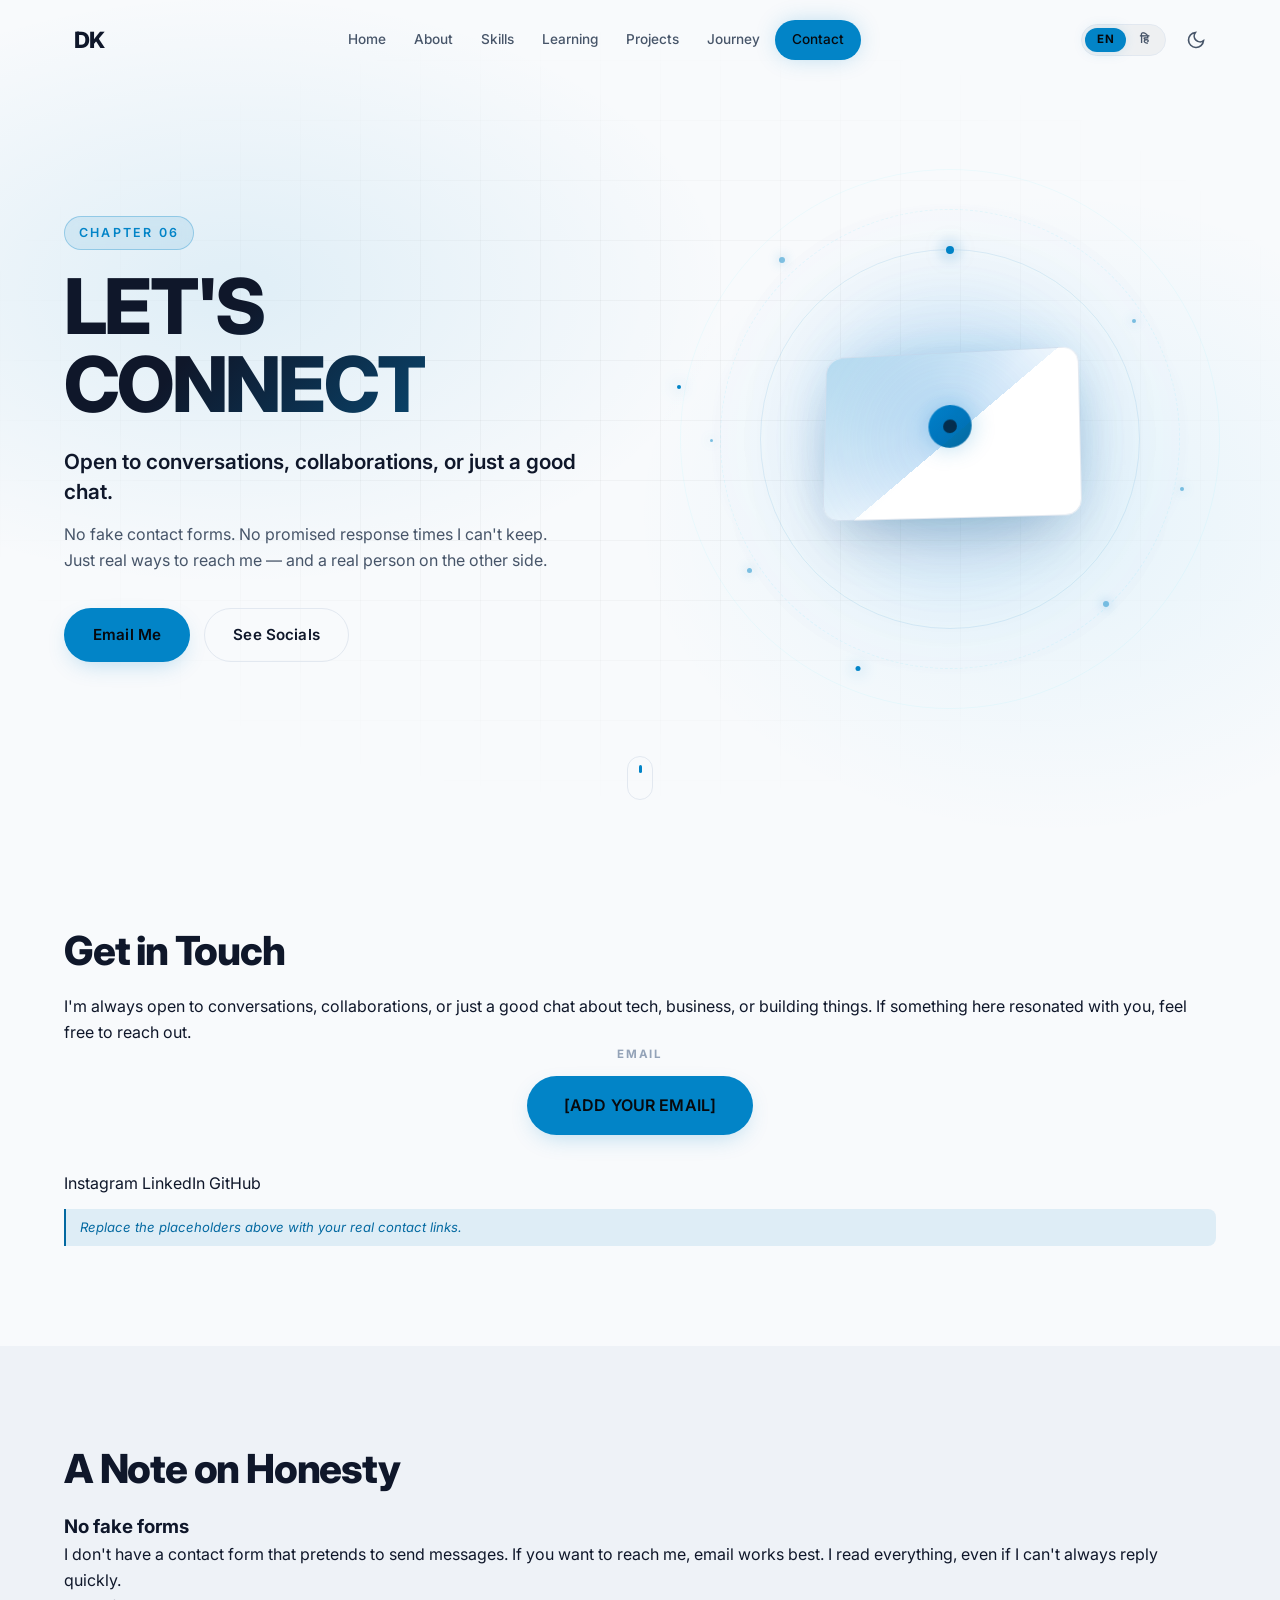
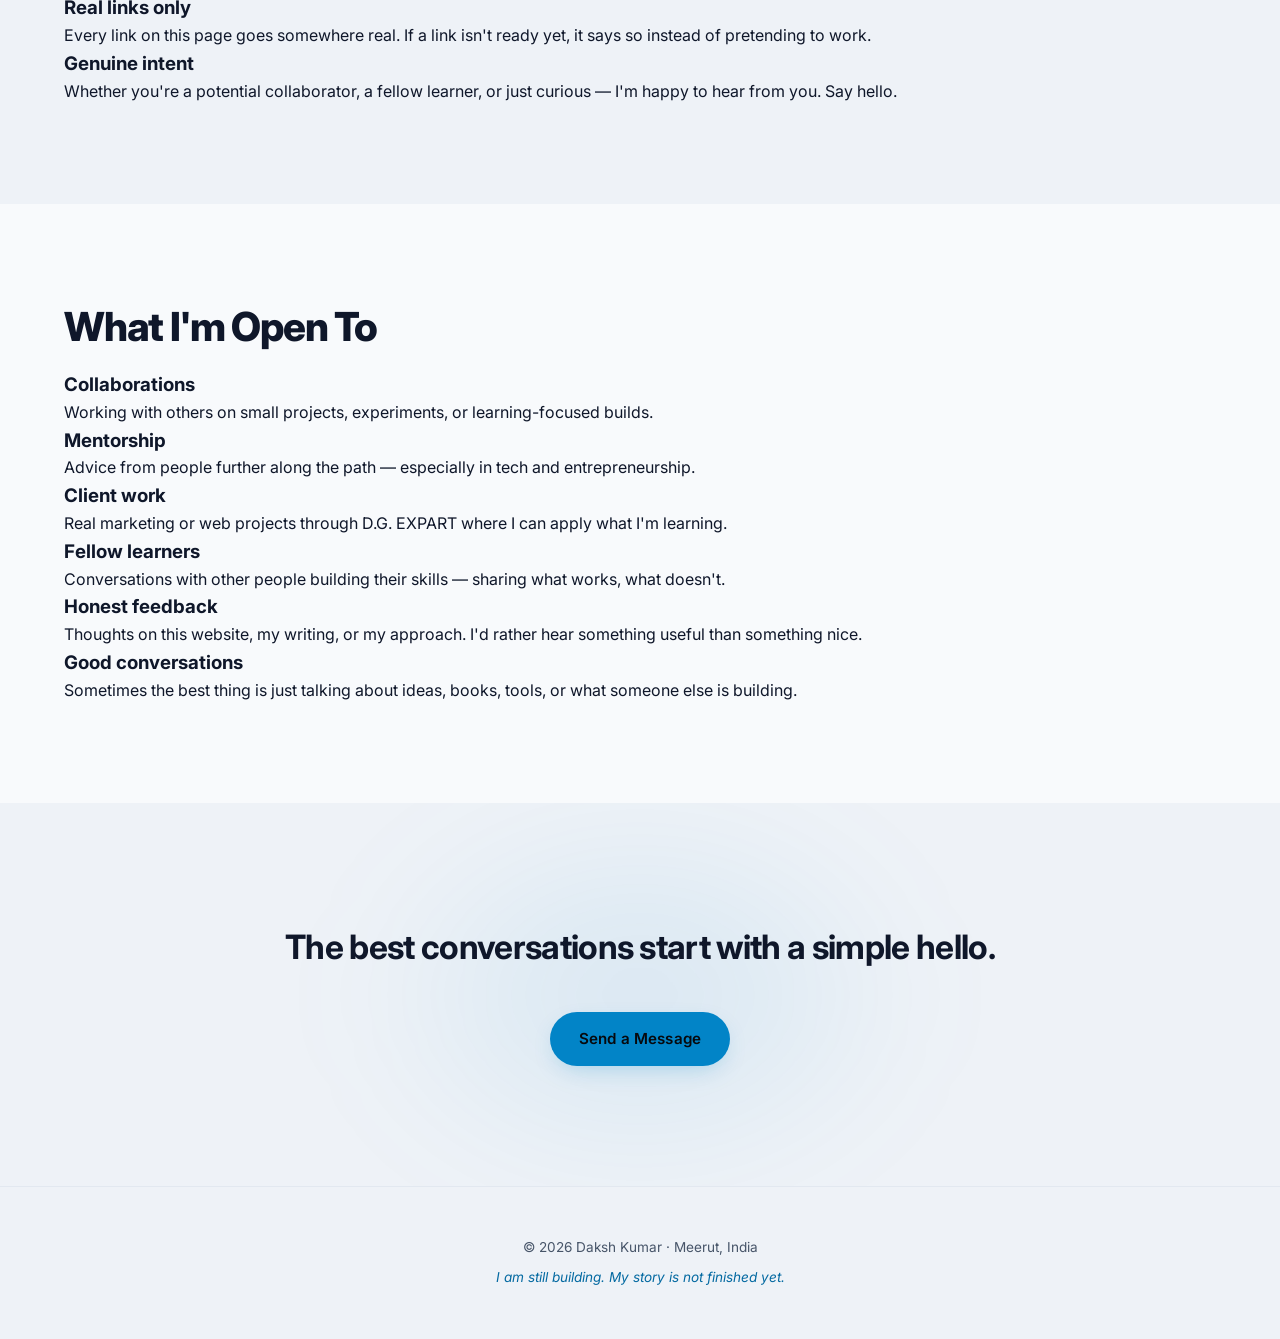
<file: contact.html>
<!DOCTYPE html>
<html lang="en">
<head>
  <meta charset="UTF-8">
  <meta name="viewport" content="width=device-width, initial-scale=1.0, maximum-scale=5.0">
  <title>Contact · Daksh Kumar</title>
  <meta name="description" content="Get in touch with Daksh Kumar — aspiring entrepreneur, tech learner, and builder from Meerut, India.">
  <meta name="author" content="Daksh Kumar">
  <meta name="theme-color" content="#07090d">

  <!-- Open Graph -->
  <meta property="og:title" content="Contact · Daksh Kumar">
  <meta property="og:description" content="Open to conversations, collaborations, or just a good chat.">
  <meta property="og:type" content="website">
  <meta property="og:image" content="me.jpeg">
  <meta property="og:url" content="https://dakshkumar.example/contact.html">

  <!-- Twitter Card -->
  <meta name="twitter:card" content="summary_large_image">
  <meta name="twitter:title" content="Contact · Daksh Kumar">
  <meta name="twitter:description" content="Open to conversations, collaborations, or just a good chat.">
  <meta name="twitter:image" content="me.jpeg">

  <!-- Favicon -->
  <link rel="icon" type="image/svg+xml" href="data:image/svg+xml,%3Csvg xmlns='http://www.w3.org/2000/svg' viewBox='0 0 24 24' fill='%2300e0ff'%3E%3Ccircle cx='12' cy='12' r='10'/%3E%3C/svg%3E">

  <!-- Fonts -->
  <link rel="preconnect" href="https://fonts.googleapis.com">
  <link rel="preconnect" href="https://fonts.gstatic.com" crossorigin>
  <link href="https://fonts.googleapis.com/css2?family=Inter:opsz,wght@14..32,300;14..32,400;14..32,500;14..32,600;14..32,700;14..32,800&display=swap" rel="stylesheet">

  <!-- Stylesheet -->
  <link rel="stylesheet" href="style.css">
</head>
<body>

  <!-- ============================================================
       NAVIGATION
       ============================================================ -->
  <header class="nav-header" id="navbar">
    <div class="nav-container">
      <a href="home.html" class="nav-logo" aria-label="Daksh Kumar — Home">DK</a>

      <nav class="nav-links" id="navLinks" aria-label="Main navigation">
        <a href="home.html" class="nav-link" data-i18n="nav.home">Home</a>
        <a href="about.html" class="nav-link" data-i18n="nav.about">About</a>
        <a href="skill.html" class="nav-link" data-i18n="nav.skills">Skills</a>
        <a href="learning.html" class="nav-link" data-i18n="nav.learning">Learning</a>
        <a href="project.html" class="nav-link" data-i18n="nav.projects">Projects</a>
        <a href="journey.html" class="nav-link" data-i18n="nav.journey">Journey</a>
        <a href="contact.html" class="nav-link nav-cta active" data-i18n="nav.contact">Contact</a>
      </nav>

      <div class="nav-controls">
        <div class="lang-switch" role="group" aria-label="Language">
          <button class="lang-btn active" data-lang="en" aria-label="English">EN</button>
          <button class="lang-btn" data-lang="hi" aria-label="हिन्दी">हि</button>
        </div>

        <button class="theme-toggle" id="themeToggle" aria-label="Switch theme">
          <svg class="sun-icon" width="20" height="20" viewBox="0 0 24 24" fill="none" stroke="currentColor" stroke-width="2" aria-hidden="true">
            <circle cx="12" cy="12" r="5"/>
            <path d="M12 1v2M12 21v2M4.22 4.22l1.42 1.42M18.36 18.36l1.42 1.42M1 12h2M21 12h2M4.22 19.78l1.42-1.42M18.36 5.64l1.42-1.42"/>
          </svg>
          <svg class="moon-icon" width="20" height="20" viewBox="0 0 24 24" fill="none" stroke="currentColor" stroke-width="2" aria-hidden="true">
            <path d="M21 12.79A9 9 0 1 1 11.21 3 7 7 0 0 0 21 12.79z"/>
          </svg>
        </button>

        <button class="hamburger" id="hamburger" aria-label="Open menu" aria-expanded="false">
          <span></span>
          <span></span>
          <span></span>
        </button>
      </div>
    </div>
  </header>

  <!-- ============================================================
       MAIN
       ============================================================ -->
  <main>

    <!-- ==========================================================
         PAGE HERO — 3D ENVELOPE + SIGNAL
         ========================================================== -->
    <section class="hero hero-page" id="contact-hero">
      <div class="hero-bg" aria-hidden="true"></div>

      <div class="hero-content">

        <div class="hero-text">
          <p class="hero-greeting"
             data-i18n-en="Chapter 06"
             data-i18n-hi="अध्याय 06">Chapter 06</p>

          <h1 class="hero-name">
            <span class="name-line"
                  data-i18n-en="LET'S"
                  data-i18n-hi="चलो">LET'S</span>
            <span class="name-line"
                  data-i18n-en="CONNECT"
                  data-i18n-hi="जुड़ें">CONNECT</span>
          </h1>

          <p class="hero-tagline"
             data-i18n-en="Open to conversations, collaborations, or just a good chat."
             data-i18n-hi="बातचीत, collaboration, या बस एक अच्छी चर्चा के लिए तैयार।">
            Open to conversations, collaborations, or just a good chat.
          </p>

          <p class="hero-intro"
             data-i18n-en="No fake contact forms. No promised response times I can't keep. Just real ways to reach me — and a real person on the other side."
             data-i18n-hi="कोई नकली contact form नहीं। कोई ऐसा वादा नहीं जो मैं निभा न सकूँ। बस मुझ तक पहुँचने के असली तरीके — और दूसरी तरफ़ एक असली इंसान।">
            No fake contact forms. No promised response times I can't keep.
            Just real ways to reach me — and a real person on the other side.
          </p>

          <div class="hero-actions">
            <a href="mailto:[ADD YOUR EMAIL]" class="btn btn-primary" id="heroEmailBtn"
               data-i18n="btn.emailMe">Email Me</a>
            <a href="#socials" class="btn btn-outline"
               data-i18n="btn.seeSocials">See Socials</a>
          </div>
        </div>

        <div class="hero-visual">
          <div class="scene-3d" aria-hidden="true">

            <div class="orbit orbit-1"></div>
            <div class="orbit orbit-2"></div>
            <div class="orbit orbit-3"></div>

            <div class="glow glow-cyan"></div>
            <div class="glow glow-blue"></div>

            <div class="envelope-3d">
              <div class="envelope-body">
                <div class="envelope-flap"></div>
                <div class="envelope-seal">
                  <span class="seal-dot"></span>
                </div>
              </div>
              <div class="signal-wave wave-1"></div>
              <div class="signal-wave wave-2"></div>
              <div class="signal-wave wave-3"></div>
            </div>

            <span class="particle particle-1"></span>
            <span class="particle particle-2"></span>
            <span class="particle particle-3"></span>
            <span class="particle particle-4"></span>
            <span class="particle particle-5"></span>
            <span class="particle particle-6"></span>

          </div>
        </div>

      </div>

      <div class="scroll-hint" aria-hidden="true">
        <span></span>
      </div>
    </section>

    <!-- ==========================================================
         CONTACT
         ========================================================== -->
    <section class="section" id="contact">
      <div class="container">

        <h2 class="section-title reveal"
            data-i18n-en="Get in Touch"
            data-i18n-hi="संपर्क करें">Get in Touch</h2>

        <div class="contact-content reveal">

          <p class="contact-text"
             data-i18n-en="I'm always open to conversations, collaborations, or just a good chat about tech, business, or building things. If something here resonated with you, feel free to reach out."
             data-i18n-hi="मैं हमेशा बातचीत, collaborations, या tech, business, या बनाने की बातों पर एक अच्छी चर्चा के लिए तैयार हूँ। अगर यहाँ कुछ आपसे जुड़ा, तो बेझिझक संपर्क करें।">
            I'm always open to conversations, collaborations, or just a good
            chat about tech, business, or building things. If something here
            resonated with you, feel free to reach out.
          </p>

          <div class="contact-block">
            <span class="contact-label"
                  data-i18n-en="Email"
                  data-i18n-hi="ईमेल">Email</span>
            <a href="mailto:[ADD YOUR EMAIL]" class="btn btn-primary contact-email" id="contactEmailBtn">
              [ADD YOUR EMAIL]
            </a>
          </div>

          <div class="social-links" id="socials">
            <a href="[ADD YOUR INSTAGRAM]" class="social-link" target="_blank" rel="noopener" aria-label="Instagram">
              Instagram
            </a>
            <a href="[ADD YOUR LINKEDIN]" class="social-link" target="_blank" rel="noopener" aria-label="LinkedIn">
              LinkedIn
            </a>
            <a href="[ADD YOUR GITHUB]" class="social-link" target="_blank" rel="noopener" aria-label="GitHub">
              GitHub
            </a>
          </div>

          <p class="placeholder-note"
             data-i18n-en="Replace the placeholders above with your real contact links."
             data-i18n-hi="ऊपर के placeholders को अपने असली contact links से बदलें।">
            Replace the placeholders above with your real contact links.
          </p>

        </div>

      </div>
    </section>

    <!-- ==========================================================
         A NOTE ON HONESTY
         ========================================================== -->
    <section class="section section-alt" id="honesty-note">
      <div class="container">

        <h2 class="section-title reveal"
            data-i18n-en="A Note on Honesty"
            data-i18n-hi="ईमानदारी की एक बात">A Note on Honesty</h2>

        <div class="story-content reveal">

          <div class="story-block">
            <h3 data-i18n-en="No fake forms"
                data-i18n-hi="कोई नकली forms नहीं">No fake forms</h3>
            <p data-i18n-en="I don't have a contact form that pretends to send messages. If you want to reach me, email works best. I read everything, even if I can't always reply quickly."
               data-i18n-hi="मेरे पास ऐसा contact form नहीं है जो messages भेजने का दिखावा करे। मुझ तक पहुँचने के लिए email सबसे अच्छा है। मैं सब कुछ पढ़ता हूँ, भले ही हमेशा जल्दी जवाब न दे सकूँ।">
              I don't have a contact form that pretends to send messages. If
              you want to reach me, email works best. I read everything, even
              if I can't always reply quickly.
            </p>
          </div>

          <div class="story-block">
            <h3 data-i18n-en="Real links only"
                data-i18n-hi="सिर्फ असली links">Real links only</h3>
            <p data-i18n-en="Every link on this page goes somewhere real. If a link isn't ready yet, it says so instead of pretending to work."
               data-i18n-hi="इस page पर हर link कहीं असली जगह जाता है। अगर कोई link तैयार नहीं है, तो वो साफ़ कहता है, काम करने का दिखावा नहीं करता।">
              Every link on this page goes somewhere real. If a link isn't
              ready yet, it says so instead of pretending to work.
            </p>
          </div>

          <div class="story-block">
            <h3 data-i18n-en="Genuine intent"
                data-i18n-hi="सच्चा इरादा">Genuine intent</h3>
            <p data-i18n-en="Whether you're a potential collaborator, a fellow learner, or just curious — I'm happy to hear from you. Say hello."
               data-i18n-hi="चाहे आप potential collaborator हों, साथी learner हों, या बस जिज्ञासु — मुझे आपसे सुनना अच्छा लगेगा। Hello कहिए।">
              Whether you're a potential collaborator, a fellow learner, or
              just curious — I'm happy to hear from you. Say hello.
            </p>
          </div>

        </div>

      </div>
    </section>

    <!-- ==========================================================
         WHAT I'M OPEN TO
         ========================================================== -->
    <section class="section" id="open-to">
      <div class="container">

        <h2 class="section-title reveal"
            data-i18n-en="What I'm Open To"
            data-i18n-hi="मैं किसके लिए तैयार हूँ">What I'm Open To</h2>

        <div class="mindset-grid reveal">

          <div class="mindset-card">
            <h3 data-i18n-en="Collaborations"
                data-i18n-hi="Collaborations">Collaborations</h3>
            <p data-i18n-en="Working with others on small projects, experiments, or learning-focused builds."
               data-i18n-hi="छोटे projects, experiments, या learning-focused builds पर दूसरों के साथ काम करना।">
              Working with others on small projects, experiments, or
              learning-focused builds.
            </p>
          </div>

          <div class="mindset-card">
            <h3 data-i18n-en="Mentorship"
                data-i18n-hi="Mentorship">Mentorship</h3>
            <p data-i18n-en="Advice from people further along the path — especially in tech and entrepreneurship."
               data-i18n-hi="उन लोगों से सलाह जो रास्ते में आगे हैं — खासकर tech और entrepreneurship में।">
              Advice from people further along the path — especially in tech
              and entrepreneurship.
            </p>
          </div>

          <div class="mindset-card">
            <h3 data-i18n-en="Client work"
                data-i18n-hi="Client work">Client work</h3>
            <p data-i18n-en="Real marketing or web projects through D.G. EXPART where I can apply what I'm learning."
               data-i18n-hi="D.G. EXPART के ज़रिए असली marketing या web projects जहाँ मैं सीख रहा हूँ वो apply कर सकूँ।">
              Real marketing or web projects through D.G. EXPART where I can
              apply what I'm learning.
            </p>
          </div>

          <div class="mindset-card">
            <h3 data-i18n-en="Fellow learners"
                data-i18n-hi="साथी learners">Fellow learners</h3>
            <p data-i18n-en="Conversations with other people building their skills — sharing what works, what doesn't."
               data-i18n-hi="दूसरे लोगों से बातचीत जो अपनी skills बना रहे हैं — क्या काम करता है, क्या नहीं, ये साझा करना।">
              Conversations with other people building their skills — sharing
              what works, what doesn't.
            </p>
          </div>

          <div class="mindset-card">
            <h3 data-i18n-en="Honest feedback"
                data-i18n-hi="ईमानदार feedback">Honest feedback</h3>
            <p data-i18n-en="Thoughts on this website, my writing, or my approach. I'd rather hear something useful than something nice."
               data-i18n-hi="इस website, मेरी लेखनी, या मेरे तरीके पर आपके विचार। मुझे अच्छी बात से ज़्यादा उपयोगी बात सुनना पसंद है।">
              Thoughts on this website, my writing, or my approach. I'd rather
              hear something useful than something nice.
            </p>
          </div>

          <div class="mindset-card">
            <h3 data-i18n-en="Good conversations"
                data-i18n-hi="अच्छी बातचीत">Good conversations</h3>
            <p data-i18n-en="Sometimes the best thing is just talking about ideas, books, tools, or what someone else is building."
               data-i18n-hi="कभी-कभी सबसे अच्छी चीज़ होती है — ideas, किताबें, tools, या कोई और क्या बना रहा है, इस पर बात करना।">
              Sometimes the best thing is just talking about ideas, books,
              tools, or what someone else is building.
            </p>
          </div>

        </div>

      </div>
    </section>

    <!-- ==========================================================
         CLOSING CTA
         ========================================================== -->
    <section class="section section-alt closing" id="closing">
      <div class="container">

        <p class="closing-line reveal"
           data-i18n-en="The best conversations start with a simple hello."
           data-i18n-hi="सबसे अच्छी बातचीत एक साधारण hello से शुरू होती है।">
          The best conversations start<br>
          with a simple hello.
        </p>

        <div class="center-cta reveal">
          <a href="mailto:[ADD YOUR EMAIL]" class="btn btn-primary" id="closingEmailBtn"
             data-i18n="btn.sendMessage">Send a Message</a>
        </div>

      </div>
    </section>

  </main>

  <!-- ============================================================
       FOOTER
       ============================================================ -->
  <footer class="footer">
    <div class="container">
      <p>© <span id="year"></span> Daksh Kumar · Meerut, India</p>
      <p class="footer-note"
         data-i18n-en="I am still building. My story is not finished yet."
         data-i18n-hi="मैं अभी भी बना रहा हूँ। मेरी कहानी अभी खत्म नहीं हुई।">
        I am still building. My story is not finished yet.
      </p>
    </div>
  </footer>

  <!-- Back to top -->
  <button class="back-to-top" id="backToTop" aria-label="Back to top">↑</button>

  <!-- Script -->
  <script src="script.js"></script>
</body>
</html>
</file>
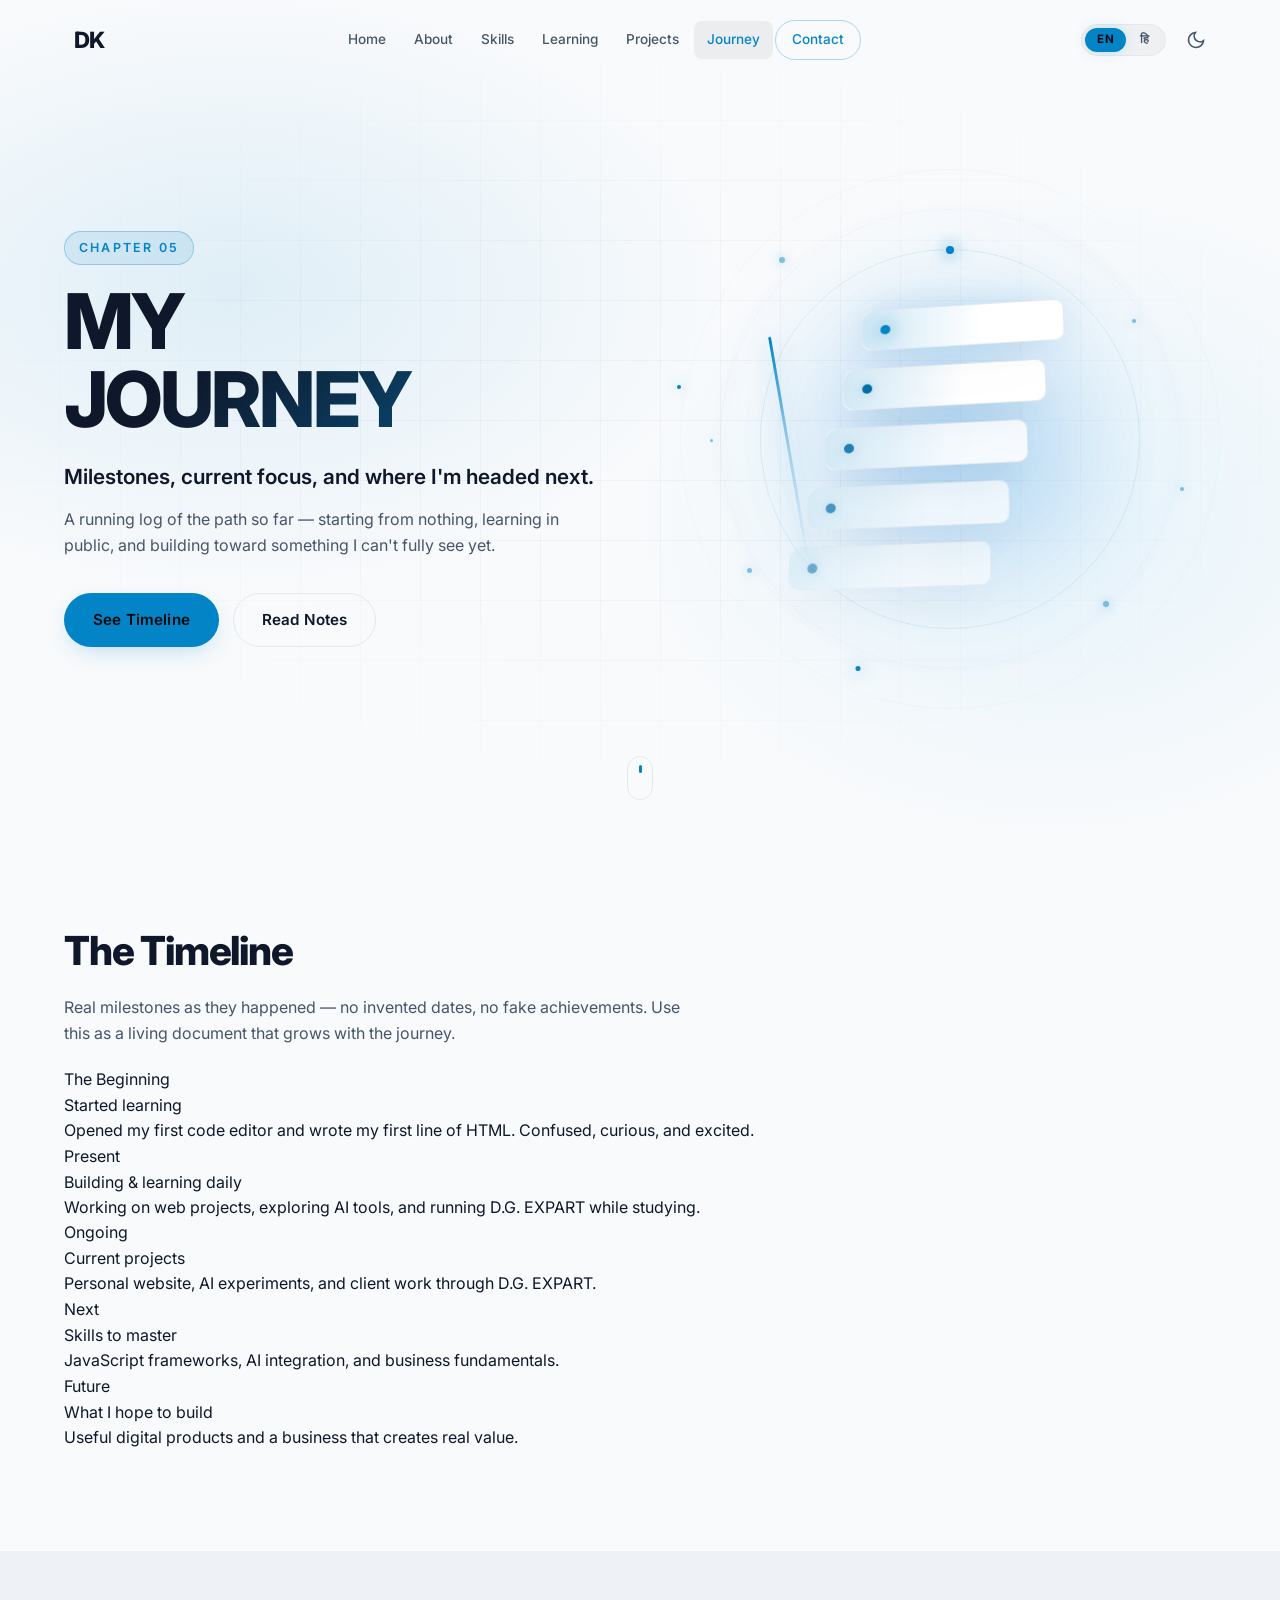
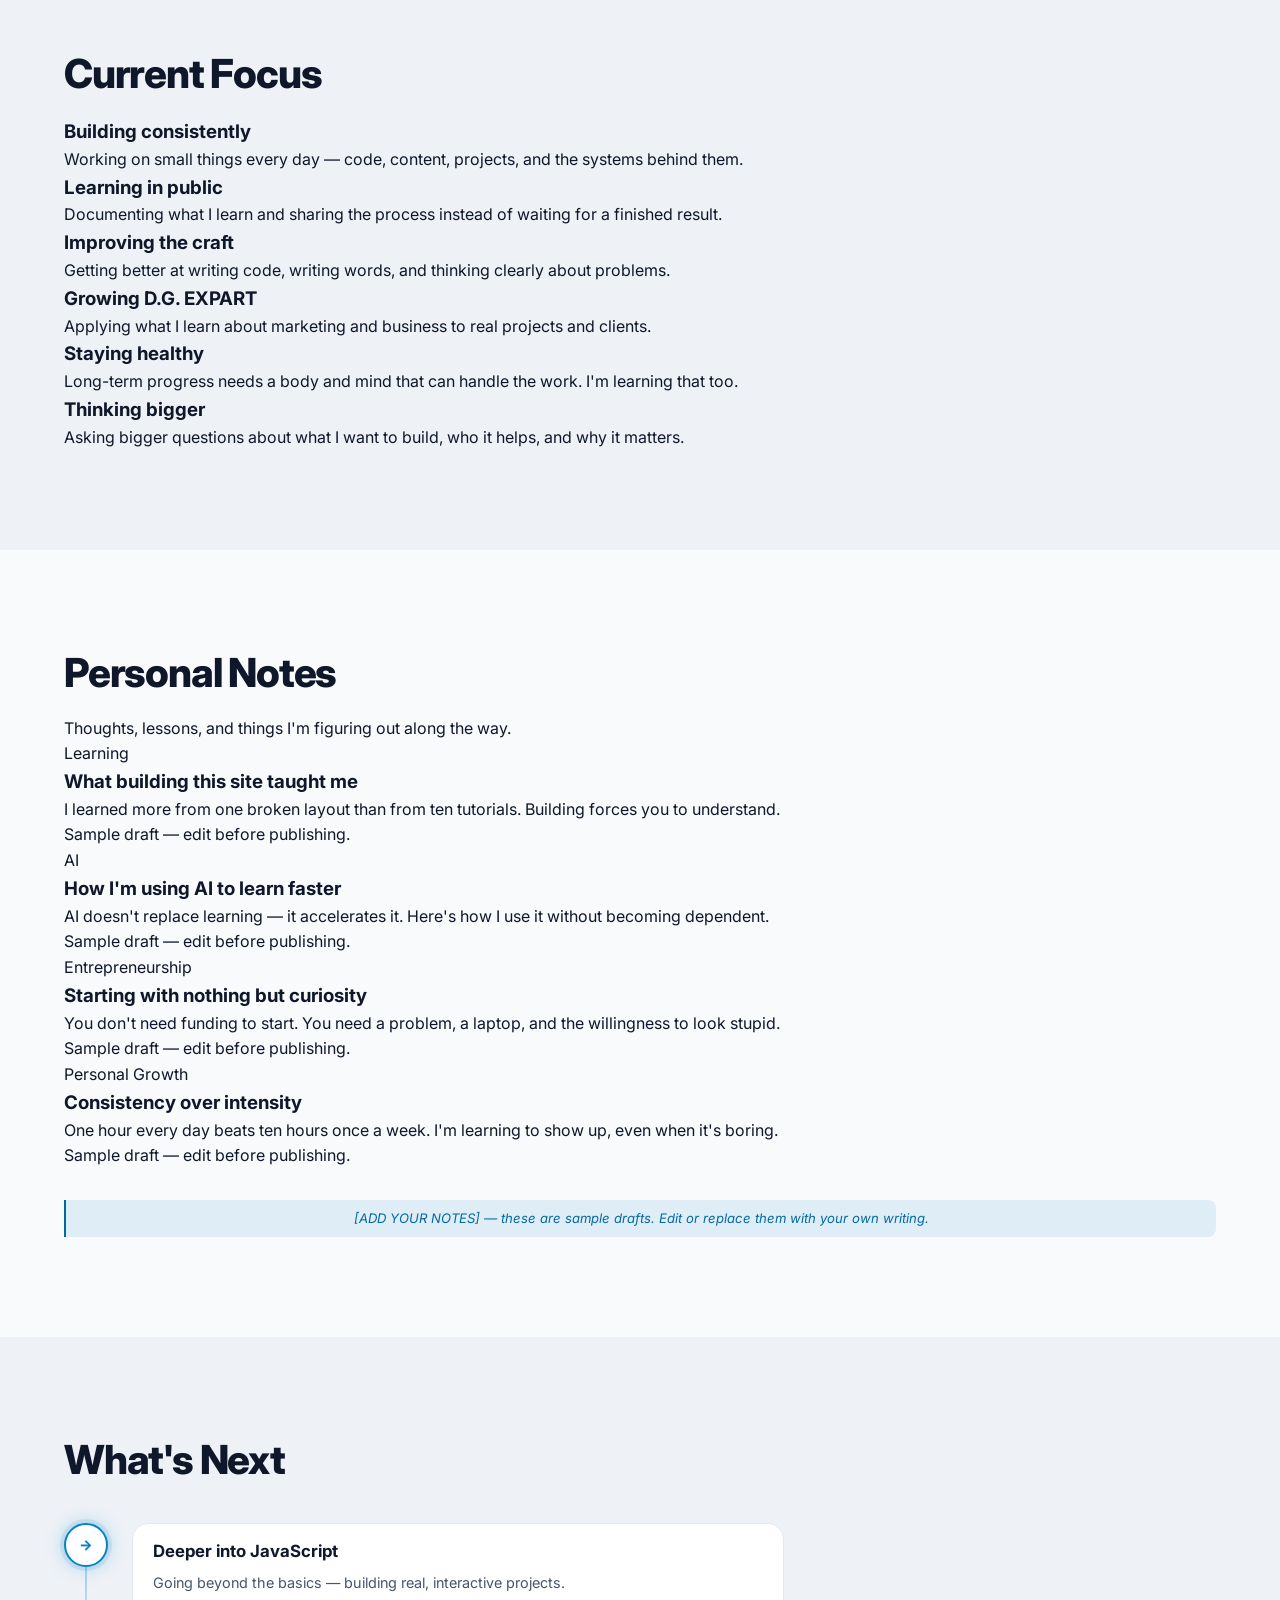
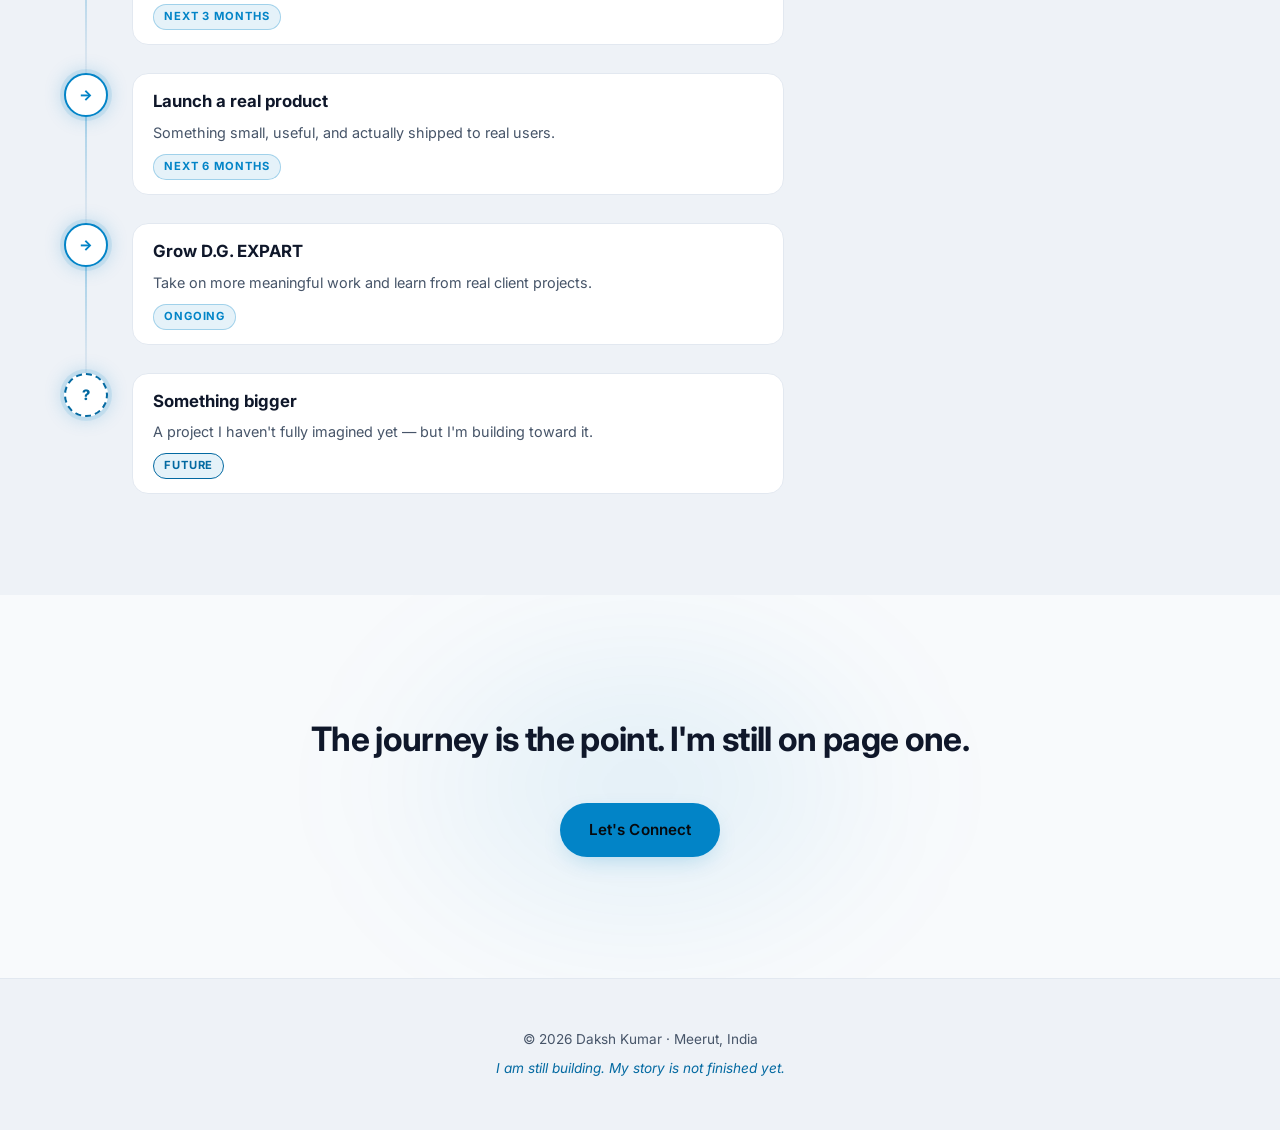
<file: journey.html>
<!DOCTYPE html>
<html lang="en">
<head>
  <meta charset="UTF-8">
  <meta name="viewport" content="width=device-width, initial-scale=1.0, maximum-scale=5.0">
  <title>My Journey · Daksh Kumar</title>
  <meta name="description" content="The journey timeline and personal notes of Daksh Kumar — milestones, current focus, and what's next.">
  <meta name="author" content="Daksh Kumar">
  <meta name="theme-color" content="#07090d">

  <!-- Open Graph -->
  <meta property="og:title" content="My Journey · Daksh Kumar">
  <meta property="og:description" content="Milestones, current focus, and where I'm headed next.">
  <meta property="og:type" content="website">
  <meta property="og:image" content="me.jpeg">
  <meta property="og:url" content="https://dakshkumar.example/journey.html">

  <!-- Twitter Card -->
  <meta name="twitter:card" content="summary_large_image">
  <meta name="twitter:title" content="My Journey · Daksh Kumar">
  <meta name="twitter:description" content="Milestones, current focus, and where I'm headed next.">
  <meta name="twitter:image" content="me.jpeg">

  <!-- Favicon -->
  <link rel="icon" type="image/svg+xml" href="data:image/svg+xml,%3Csvg xmlns='http://www.w3.org/2000/svg' viewBox='0 0 24 24' fill='%2300e0ff'%3E%3Ccircle cx='12' cy='12' r='10'/%3E%3C/svg%3E">

  <!-- Fonts -->
  <link rel="preconnect" href="https://fonts.googleapis.com">
  <link rel="preconnect" href="https://fonts.gstatic.com" crossorigin>
  <link href="https://fonts.googleapis.com/css2?family=Inter:opsz,wght@14..32,300;14..32,400;14..32,500;14..32,600;14..32,700;14..32,800&display=swap" rel="stylesheet">

  <!-- Stylesheet -->
  <link rel="stylesheet" href="style.css">
</head>
<body>

  <!-- ============================================================
       NAVIGATION
       ============================================================ -->
  <header class="nav-header" id="navbar">
    <div class="nav-container">
      <a href="home.html" class="nav-logo" aria-label="Daksh Kumar — Home">DK</a>

      <nav class="nav-links" id="navLinks" aria-label="Main navigation">
        <a href="home.html" class="nav-link" data-i18n="nav.home">Home</a>
        <a href="about.html" class="nav-link" data-i18n="nav.about">About</a>
        <a href="skill.html" class="nav-link" data-i18n="nav.skills">Skills</a>
        <a href="learning.html" class="nav-link" data-i18n="nav.learning">Learning</a>
        <a href="project.html" class="nav-link" data-i18n="nav.projects">Projects</a>
        <a href="journey.html" class="nav-link active" data-i18n="nav.journey">Journey</a>
        <a href="contact.html" class="nav-link nav-cta" data-i18n="nav.contact">Contact</a>
      </nav>

      <div class="nav-controls">
        <div class="lang-switch" role="group" aria-label="Language">
          <button class="lang-btn active" data-lang="en" aria-label="English">EN</button>
          <button class="lang-btn" data-lang="hi" aria-label="हिन्दी">हि</button>
        </div>

        <button class="theme-toggle" id="themeToggle" aria-label="Switch theme">
          <svg class="sun-icon" width="20" height="20" viewBox="0 0 24 24" fill="none" stroke="currentColor" stroke-width="2" aria-hidden="true">
            <circle cx="12" cy="12" r="5"/>
            <path d="M12 1v2M12 21v2M4.22 4.22l1.42 1.42M18.36 18.36l1.42 1.42M1 12h2M21 12h2M4.22 19.78l1.42-1.42M18.36 5.64l1.42-1.42"/>
          </svg>
          <svg class="moon-icon" width="20" height="20" viewBox="0 0 24 24" fill="none" stroke="currentColor" stroke-width="2" aria-hidden="true">
            <path d="M21 12.79A9 9 0 1 1 11.21 3 7 7 0 0 0 21 12.79z"/>
          </svg>
        </button>

        <button class="hamburger" id="hamburger" aria-label="Open menu" aria-expanded="false">
          <span></span>
          <span></span>
          <span></span>
        </button>
      </div>
    </div>
  </header>

  <!-- ============================================================
       MAIN
       ============================================================ -->
  <main>

    <!-- ==========================================================
         PAGE HERO — 3D PATH VISUAL
         ========================================================== -->
    <section class="hero hero-page" id="journey-hero">
      <div class="hero-bg" aria-hidden="true"></div>

      <div class="hero-content">

        <div class="hero-text">
          <p class="hero-greeting"
             data-i18n-en="Chapter 05"
             data-i18n-hi="अध्याय 05">Chapter 05</p>

          <h1 class="hero-name">
            <span class="name-line"
                  data-i18n-en="MY"
                  data-i18n-hi="मेरा">MY</span>
            <span class="name-line"
                  data-i18n-en="JOURNEY"
                  data-i18n-hi="सफ़र">JOURNEY</span>
          </h1>

          <p class="hero-tagline"
             data-i18n-en="Milestones, current focus, and where I'm headed next."
             data-i18n-hi="माइलस्टोन्स, अभी का focus, और आगे कहाँ जा रहा हूँ।">
            Milestones, current focus, and where I'm headed next.
          </p>

          <p class="hero-intro"
             data-i18n-en="A running log of the path so far — starting from nothing, learning in public, and building toward something I can't fully see yet."
             data-i18n-hi="अब तक के सफ़र का एक चलता log — शून्य से शुरुआत, सबके सामने सीखना, और उस चीज़ की तरफ बढ़ना जो अभी पूरी दिखती नहीं।">
            A running log of the path so far — starting from nothing, learning
            in public, and building toward something I can't fully see yet.
          </p>

          <div class="hero-actions">
            <a href="#timeline-section" class="btn btn-primary"
               data-i18n="btn.seeTimeline">See Timeline</a>
            <a href="#notes" class="btn btn-outline"
               data-i18n="btn.readNotes">Read Notes</a>
          </div>
        </div>

        <div class="hero-visual">
          <div class="scene-3d" aria-hidden="true">

            <div class="orbit orbit-1"></div>
            <div class="orbit orbit-2"></div>
            <div class="orbit orbit-3"></div>

            <div class="glow glow-cyan"></div>
            <div class="glow glow-blue"></div>

            <div class="path-3d">
              <div class="path-step step-1">
                <span class="step-dot"></span>
              </div>
              <div class="path-step step-2">
                <span class="step-dot"></span>
              </div>
              <div class="path-step step-3">
                <span class="step-dot"></span>
              </div>
              <div class="path-step step-4">
                <span class="step-dot"></span>
              </div>
              <div class="path-step step-5">
                <span class="step-dot active"></span>
              </div>
              <div class="path-line"></div>
            </div>

            <span class="particle particle-1"></span>
            <span class="particle particle-2"></span>
            <span class="particle particle-3"></span>
            <span class="particle particle-4"></span>
            <span class="particle particle-5"></span>
            <span class="particle particle-6"></span>

          </div>
        </div>

      </div>

      <div class="scroll-hint" aria-hidden="true">
        <span></span>
      </div>
    </section>

    <!-- ==========================================================
         TIMELINE
         ========================================================== -->
    <section class="section" id="timeline-section">
      <div class="container">

        <h2 class="section-title reveal"
            data-i18n-en="The Timeline"
            data-i18n-hi="टाइमलाइन">The Timeline</h2>

        <p class="section-lead reveal"
           data-i18n-en="Real milestones as they happened — no invented dates, no fake achievements. Use this as a living document that grows with the journey."
           data-i18n-hi="असली milestones जैसे हुए — कोई बनाई हुई तारीखें नहीं, कोई नकली achievements नहीं। इसे एक जीवित document मानो जो सफ़र के साथ बढ़ता है।">
          Real milestones as they happened — no invented dates, no fake
          achievements. Use this as a living document that grows with the
          journey.
        </p>

        <div class="timeline">

          <div class="timeline-item reveal">
            <div class="timeline-dot"></div>
            <div class="timeline-date"
                 data-i18n-en="The Beginning"
                 data-i18n-hi="शुरुआत">The Beginning</div>
            <div class="timeline-title"
                 data-i18n-en="Started learning"
                 data-i18n-hi="सीखना शुरू किया">Started learning</div>
            <div class="timeline-desc"
                 data-i18n-en="Opened my first code editor and wrote my first line of HTML. Confused, curious, and excited."
                 data-i18n-hi="पहली बार code editor खोला और पहली HTML line लिखी। Confused, curious, और excited।">
              Opened my first code editor and wrote my first line of HTML.
              Confused, curious, and excited.
            </div>
          </div>

          <div class="timeline-item reveal">
            <div class="timeline-dot"></div>
            <div class="timeline-date"
                 data-i18n-en="Present"
                 data-i18n-hi="वर्तमान">Present</div>
            <div class="timeline-title"
                 data-i18n-en="Building &amp; learning daily"
                 data-i18n-hi="रोज़ बना और सीख रहा हूँ">Building &amp; learning daily</div>
            <div class="timeline-desc"
                 data-i18n-en="Working on web projects, exploring AI tools, and running D.G. EXPART while studying."
                 data-i18n-hi="Web projects पर काम, AI tools explore करना, और पढ़ाई के साथ D.G. EXPART चलाना।">
              Working on web projects, exploring AI tools, and running
              D.G. EXPART while studying.
            </div>
          </div>

          <div class="timeline-item reveal">
            <div class="timeline-dot"></div>
            <div class="timeline-date"
                 data-i18n-en="Ongoing"
                 data-i18n-hi="जारी">Ongoing</div>
            <div class="timeline-title"
                 data-i18n-en="Current projects"
                 data-i18n-hi="अभी के projects">Current projects</div>
            <div class="timeline-desc"
                 data-i18n-en="Personal website, AI experiments, and client work through D.G. EXPART."
                 data-i18n-hi="Personal website, AI experiments, और D.G. EXPART के ज़रिए client work।">
              Personal website, AI experiments, and client work through
              D.G. EXPART.
            </div>
          </div>

          <div class="timeline-item reveal">
            <div class="timeline-dot"></div>
            <div class="timeline-date"
                 data-i18n-en="Next"
                 data-i18n-hi="अगला">Next</div>
            <div class="timeline-title"
                 data-i18n-en="Skills to master"
                 data-i18n-hi="जो skills master करनी हैं">Skills to master</div>
            <div class="timeline-desc"
                 data-i18n-en="JavaScript frameworks, AI integration, and business fundamentals."
                 data-i18n-hi="JavaScript frameworks, AI integration, और business fundamentals।">
              JavaScript frameworks, AI integration, and business fundamentals.
            </div>
          </div>

          <div class="timeline-item reveal">
            <div class="timeline-dot"></div>
            <div class="timeline-date"
                 data-i18n-en="Future"
                 data-i18n-hi="भविष्य">Future</div>
            <div class="timeline-title"
                 data-i18n-en="What I hope to build"
                 data-i18n-hi="जो बनाना चाहता हूँ">What I hope to build</div>
            <div class="timeline-desc"
                 data-i18n-en="Useful digital products and a business that creates real value."
                 data-i18n-hi="उपयोगी digital products और एक business जो असली value बनाए।">
              Useful digital products and a business that creates real value.
            </div>
          </div>

        </div>

      </div>
    </section>

    <!-- ==========================================================
         CURRENT FOCUS
         ========================================================== -->
    <section class="section section-alt" id="current-focus">
      <div class="container">

        <h2 class="section-title reveal"
            data-i18n-en="Current Focus"
            data-i18n-hi="अभी का Focus">Current Focus</h2>

        <div class="mindset-grid reveal">

          <div class="mindset-card">
            <h3 data-i18n-en="Building consistently"
                data-i18n-hi="लगातार बना रहा हूँ">Building consistently</h3>
            <p data-i18n-en="Working on small things every day — code, content, projects, and the systems behind them."
               data-i18n-hi="रोज़ छोटी-छोटी चीज़ों पर काम — code, content, projects, और उनके पीछे के systems।">
              Working on small things every day — code, content, projects,
              and the systems behind them.
            </p>
          </div>

          <div class="mindset-card">
            <h3 data-i18n-en="Learning in public"
                data-i18n-hi="सबके सामने सीख रहा हूँ">Learning in public</h3>
            <p data-i18n-en="Documenting what I learn and sharing the process instead of waiting for a finished result."
               data-i18n-hi="जो सीखता हूँ उसे document करना और process साझा करना, perfect नतीजे का इंतज़ार करने की बजाय।">
              Documenting what I learn and sharing the process instead of
              waiting for a finished result.
            </p>
          </div>

          <div class="mindset-card">
            <h3 data-i18n-en="Improving the craft"
                data-i18n-hi="Craft सुधार रहा हूँ">Improving the craft</h3>
            <p data-i18n-en="Getting better at writing code, writing words, and thinking clearly about problems."
               data-i18n-hi="Code लिखना, words लिखना, और problems के बारे में साफ़ सोचना — इनमें बेहतर हो रहा हूँ।">
              Getting better at writing code, writing words, and thinking
              clearly about problems.
            </p>
          </div>

          <div class="mindset-card">
            <h3 data-i18n-en="Growing D.G. EXPART"
                data-i18n-hi="D.G. EXPART बढ़ा रहा हूँ">Growing D.G. EXPART</h3>
            <p data-i18n-en="Applying what I learn about marketing and business to real projects and clients."
               data-i18n-hi="Marketing और business के बारे में जो सीखता हूँ, उसे असली projects और clients पर apply करना।">
              Applying what I learn about marketing and business to real
              projects and clients.
            </p>
          </div>

          <div class="mindset-card">
            <h3 data-i18n-en="Staying healthy"
                data-i18n-hi="Healthy रह रहा हूँ">Staying healthy</h3>
            <p data-i18n-en="Long-term progress needs a body and mind that can handle the work. I'm learning that too."
               data-i18n-hi="Long-term प्रगति के लिए ऐसा शरीर और दिमाग़ चाहिए जो काम संभाल सके। मैं वो भी सीख रहा हूँ।">
              Long-term progress needs a body and mind that can handle the
              work. I'm learning that too.
            </p>
          </div>

          <div class="mindset-card">
            <h3 data-i18n-en="Thinking bigger"
                data-i18n-hi="बड़ा सोच रहा हूँ">Thinking bigger</h3>
            <p data-i18n-en="Asking bigger questions about what I want to build, who it helps, and why it matters."
               data-i18n-hi="बड़े सवाल पूछना — क्या बनाना है, किसकी मदद करेगा, और क्यों मायने रखता है।">
              Asking bigger questions about what I want to build, who it helps,
              and why it matters.
            </p>
          </div>

        </div>

      </div>
    </section>

    <!-- ==========================================================
         PERSONAL NOTES
         ========================================================== -->
    <section class="section" id="notes">
      <div class="container">

        <h2 class="section-title reveal"
            data-i18n-en="Personal Notes"
            data-i18n-hi="Personal Notes">Personal Notes</h2>

        <p class="notes-sub reveal"
           data-i18n-en="Thoughts, lessons, and things I'm figuring out along the way."
           data-i18n-hi="सफ़र में जो सोच, सबक और चीज़ें समझ रहा हूँ।">
          Thoughts, lessons, and things I'm figuring out along the way.
        </p>

        <div class="notes-grid">

          <article class="note-card reveal">
            <span class="note-tag"
                  data-i18n-en="Learning"
                  data-i18n-hi="सीखना">Learning</span>
            <h3 data-i18n-en="What building this site taught me"
                data-i18n-hi="इस site को बनाने ने मुझे क्या सिखाया">
              What building this site taught me
            </h3>
            <p data-i18n-en="I learned more from one broken layout than from ten tutorials. Building forces you to understand."
               data-i18n-hi="एक टूटे layout ने मुझे दस tutorials से ज़्यादा सिखाया। बनाना समझने पर मजबूर करता है।">
              I learned more from one broken layout than from ten tutorials.
              Building forces you to understand.
            </p>
            <span class="note-draft"
                  data-i18n-en="Sample draft — edit before publishing."
                  data-i18n-hi="Sample draft — publish करने से पहले edit करें।">
              Sample draft — edit before publishing.
            </span>
          </article>

          <article class="note-card reveal">
            <span class="note-tag"
                  data-i18n-en="AI"
                  data-i18n-hi="AI">AI</span>
            <h3 data-i18n-en="How I'm using AI to learn faster"
                data-i18n-hi="AI से जल्दी सीखने का मेरा तरीका">
              How I'm using AI to learn faster
            </h3>
            <p data-i18n-en="AI doesn't replace learning — it accelerates it. Here's how I use it without becoming dependent."
               data-i18n-hi="AI सीखने की जगह नहीं लेता — वो इसे तेज़ करता है। ये है मेरा तरीका इसे इस्तेमाल करने का, dependent हुए बिना।">
              AI doesn't replace learning — it accelerates it. Here's how I use
              it without becoming dependent.
            </p>
            <span class="note-draft"
                  data-i18n-en="Sample draft — edit before publishing."
                  data-i18n-hi="Sample draft — publish करने से पहले edit करें।">
              Sample draft — edit before publishing.
            </span>
          </article>

          <article class="note-card reveal">
            <span class="note-tag"
                  data-i18n-en="Entrepreneurship"
                  data-i18n-hi="Entrepreneurship">Entrepreneurship</span>
            <h3 data-i18n-en="Starting with nothing but curiosity"
                data-i18n-hi="सिर्फ जिज्ञासा से शुरुआत">
              Starting with nothing but curiosity
            </h3>
            <p data-i18n-en="You don't need funding to start. You need a problem, a laptop, and the willingness to look stupid."
               data-i18n-hi="शुरू करने के लिए funding नहीं चाहिए। चाहिए एक problem, एक laptop, और बेवकूफ दिखने की तैयारी।">
              You don't need funding to start. You need a problem, a laptop,
              and the willingness to look stupid.
            </p>
            <span class="note-draft"
                  data-i18n-en="Sample draft — edit before publishing."
                  data-i18n-hi="Sample draft — publish करने से पहले edit करें।">
              Sample draft — edit before publishing.
            </span>
          </article>

          <article class="note-card reveal">
            <span class="note-tag"
                  data-i18n-en="Personal Growth"
                  data-i18n-hi="Personal Growth">Personal Growth</span>
            <h3 data-i18n-en="Consistency over intensity"
                data-i18n-hi="Consistency, Intensity से बेहतर">
              Consistency over intensity
            </h3>
            <p data-i18n-en="One hour every day beats ten hours once a week. I'm learning to show up, even when it's boring."
               data-i18n-hi="रोज़ का एक घंटा हफ़्ते में दस घंटों से बेहतर है। मैं रोज़ आना सीख रहा हूँ, चाहे boring हो।">
              One hour every day beats ten hours once a week. I'm learning to
              show up, even when it's boring.
            </p>
            <span class="note-draft"
                  data-i18n-en="Sample draft — edit before publishing."
                  data-i18n-hi="Sample draft — publish करने से पहले edit करें।">
              Sample draft — edit before publishing.
            </span>
          </article>

        </div>

        <p class="placeholder-note reveal" style="text-align:center; margin-top:32px;"
           data-i18n-en="[ADD YOUR NOTES] — these are sample drafts. Edit or replace them with your own writing."
           data-i18n-hi="[अपने Notes जोड़ें] — ये sample drafts हैं। अपनी लेखनी से edit करें या बदलें।">
          [ADD YOUR NOTES] — these are sample drafts. Edit or replace them
          with your own writing.
        </p>

      </div>
    </section>

    <!-- ==========================================================
         WHAT'S NEXT
         ========================================================== -->
    <section class="section section-alt" id="whats-next">
      <div class="container">

        <h2 class="section-title reveal"
            data-i18n-en="What's Next"
            data-i18n-hi="आगे क्या">What's Next</h2>

        <div class="roadmap reveal">

          <div class="roadmap-step">
            <div class="roadmap-marker">→</div>
            <div class="roadmap-content">
              <h3 data-i18n-en="Deeper into JavaScript"
                  data-i18n-hi="JavaScript में और गहराई">
                Deeper into JavaScript
              </h3>
              <p data-i18n-en="Going beyond the basics — building real, interactive projects."
                 data-i18n-hi="बेसिक्स से आगे — असली, interactive projects बनाना।">
                Going beyond the basics — building real, interactive projects.
              </p>
              <span class="roadmap-status"
                    data-i18n-en="Next 3 months"
                    data-i18n-hi="अगले 3 महीने">Next 3 months</span>
            </div>
          </div>

          <div class="roadmap-step">
            <div class="roadmap-marker">→</div>
            <div class="roadmap-content">
              <h3 data-i18n-en="Launch a real product"
                  data-i18n-hi="एक असली product launch करना">
                Launch a real product
              </h3>
              <p data-i18n-en="Something small, useful, and actually shipped to real users."
                 data-i18n-hi="कुछ छोटा, उपयोगी, और असली users तक पहुँचाया हुआ।">
                Something small, useful, and actually shipped to real users.
              </p>
              <span class="roadmap-status"
                    data-i18n-en="Next 6 months"
                    data-i18n-hi="अगले 6 महीने">Next 6 months</span>
            </div>
          </div>

          <div class="roadmap-step">
            <div class="roadmap-marker">→</div>
            <div class="roadmap-content">
              <h3 data-i18n-en="Grow D.G. EXPART"
                  data-i18n-hi="D.G. EXPART बढ़ाना">
                Grow D.G. EXPART
              </h3>
              <p data-i18n-en="Take on more meaningful work and learn from real client projects."
                 data-i18n-hi="ज़्यादा meaningful काम लेना और असली client projects से सीखना।">
                Take on more meaningful work and learn from real client
                projects.
              </p>
              <span class="roadmap-status"
                    data-i18n-en="Ongoing"
                    data-i18n-hi="चालू">Ongoing</span>
            </div>
          </div>

          <div class="roadmap-step roadmap-step-future">
            <div class="roadmap-marker">?</div>
            <div class="roadmap-content">
              <h3 data-i18n-en="Something bigger"
                  data-i18n-hi="कुछ बड़ा">Something bigger</h3>
              <p data-i18n-en="A project I haven't fully imagined yet — but I'm building toward it."
                 data-i18n-hi="एक project जिसकी मैंने पूरी कल्पना नहीं की — लेकिन उसकी तरफ बढ़ रहा हूँ।">
                A project I haven't fully imagined yet — but I'm building
                toward it.
              </p>
              <span class="roadmap-status"
                    data-i18n-en="Future"
                    data-i18n-hi="भविष्य">Future</span>
            </div>
          </div>

        </div>

      </div>
    </section>

    <!-- ==========================================================
         CLOSING CTA
         ========================================================== -->
    <section class="section closing" id="closing">
      <div class="container">

        <p class="closing-line reveal"
           data-i18n-en="The journey is the point. I'm still on page one."
           data-i18n-hi="सफ़र ही असली बात है। मैं अभी पहले पन्ने पर हूँ।">
          The journey is the point.<br>
          I'm still on page one.
        </p>

        <div class="center-cta reveal">
          <a href="contact.html" class="btn btn-primary"
             data-i18n="btn.letsConnect">Let's Connect</a>
        </div>

      </div>
    </section>

  </main>

  <!-- ============================================================
       FOOTER
       ============================================================ -->
  <footer class="footer">
    <div class="container">
      <p>© <span id="year"></span> Daksh Kumar · Meerut, India</p>
      <p class="footer-note"
         data-i18n-en="I am still building. My story is not finished yet."
         data-i18n-hi="मैं अभी भी बना रहा हूँ। मेरी कहानी अभी खत्म नहीं हुई।">
        I am still building. My story is not finished yet.
      </p>
    </div>
  </footer>

  <!-- Back to top -->
  <button class="back-to-top" id="backToTop" aria-label="Back to top">↑</button>

  <!-- Script -->
  <script src="script.js"></script>
</body>
</html>
</file>
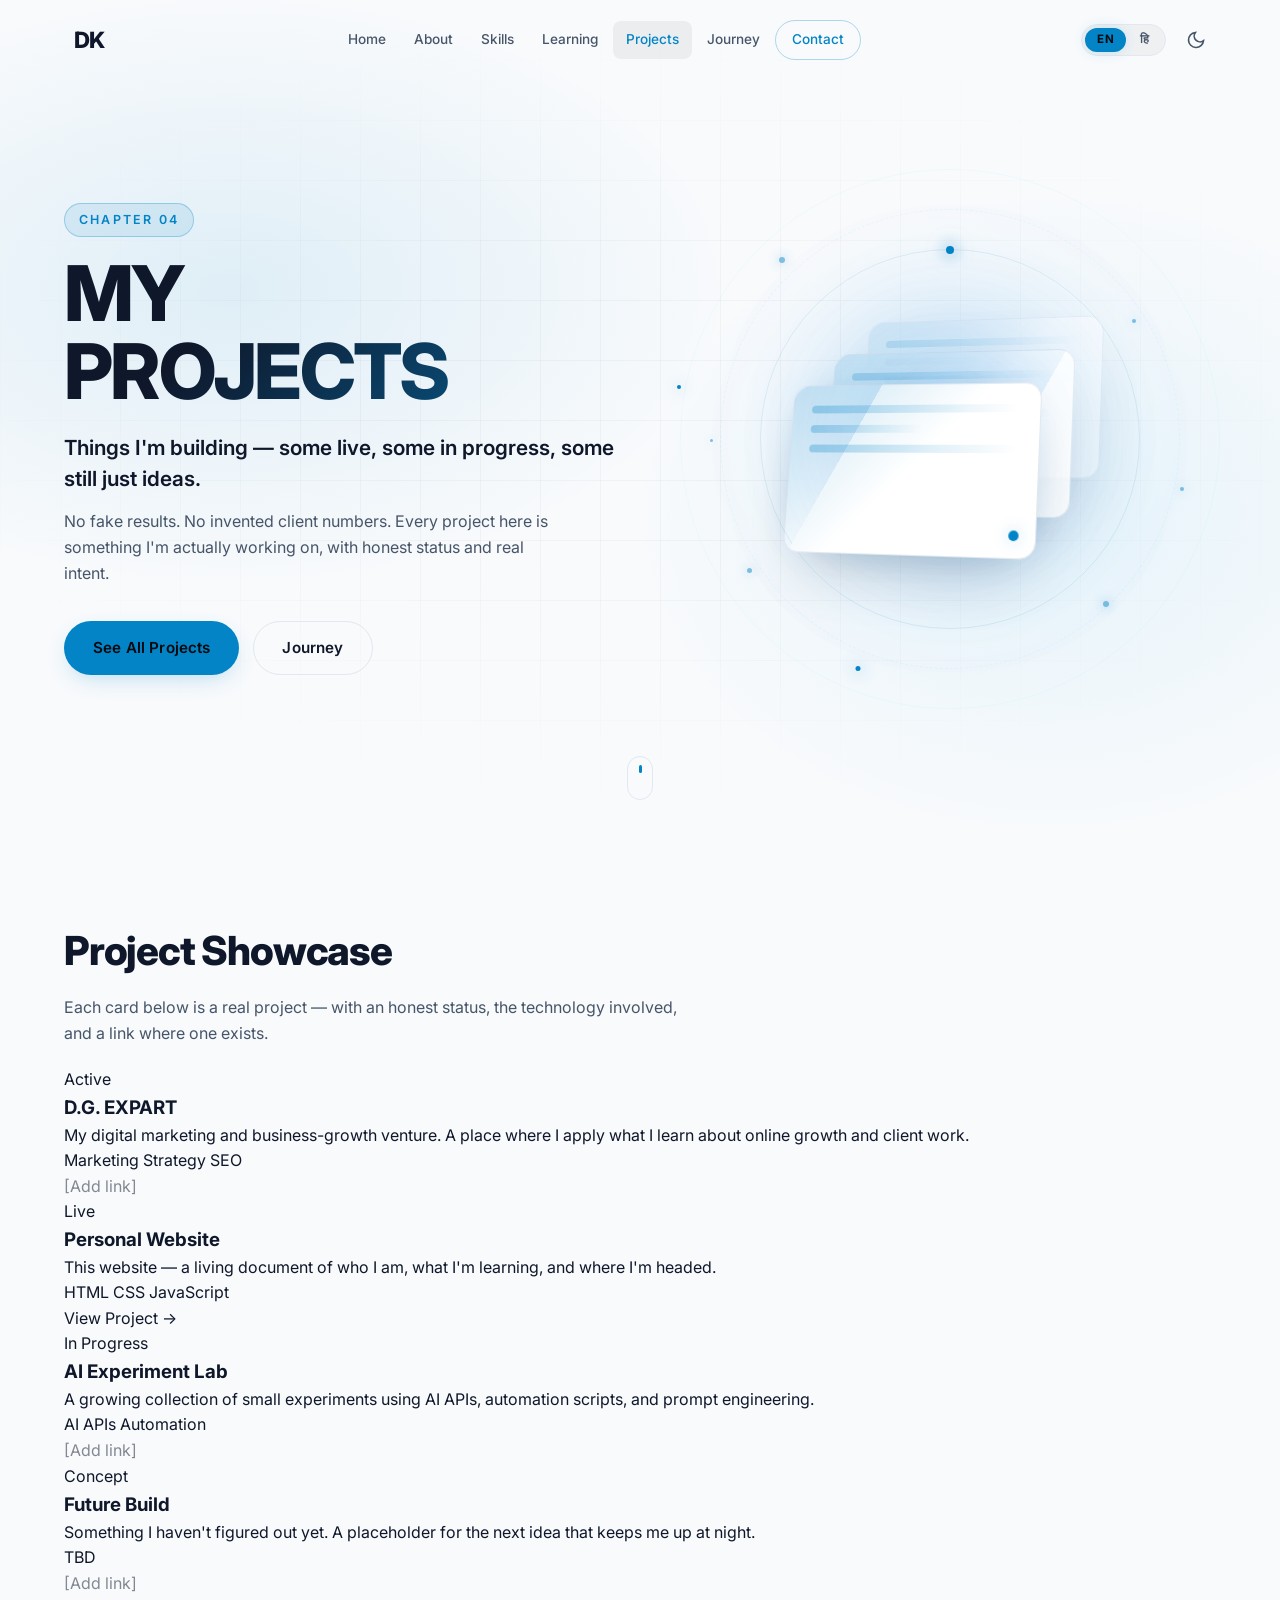
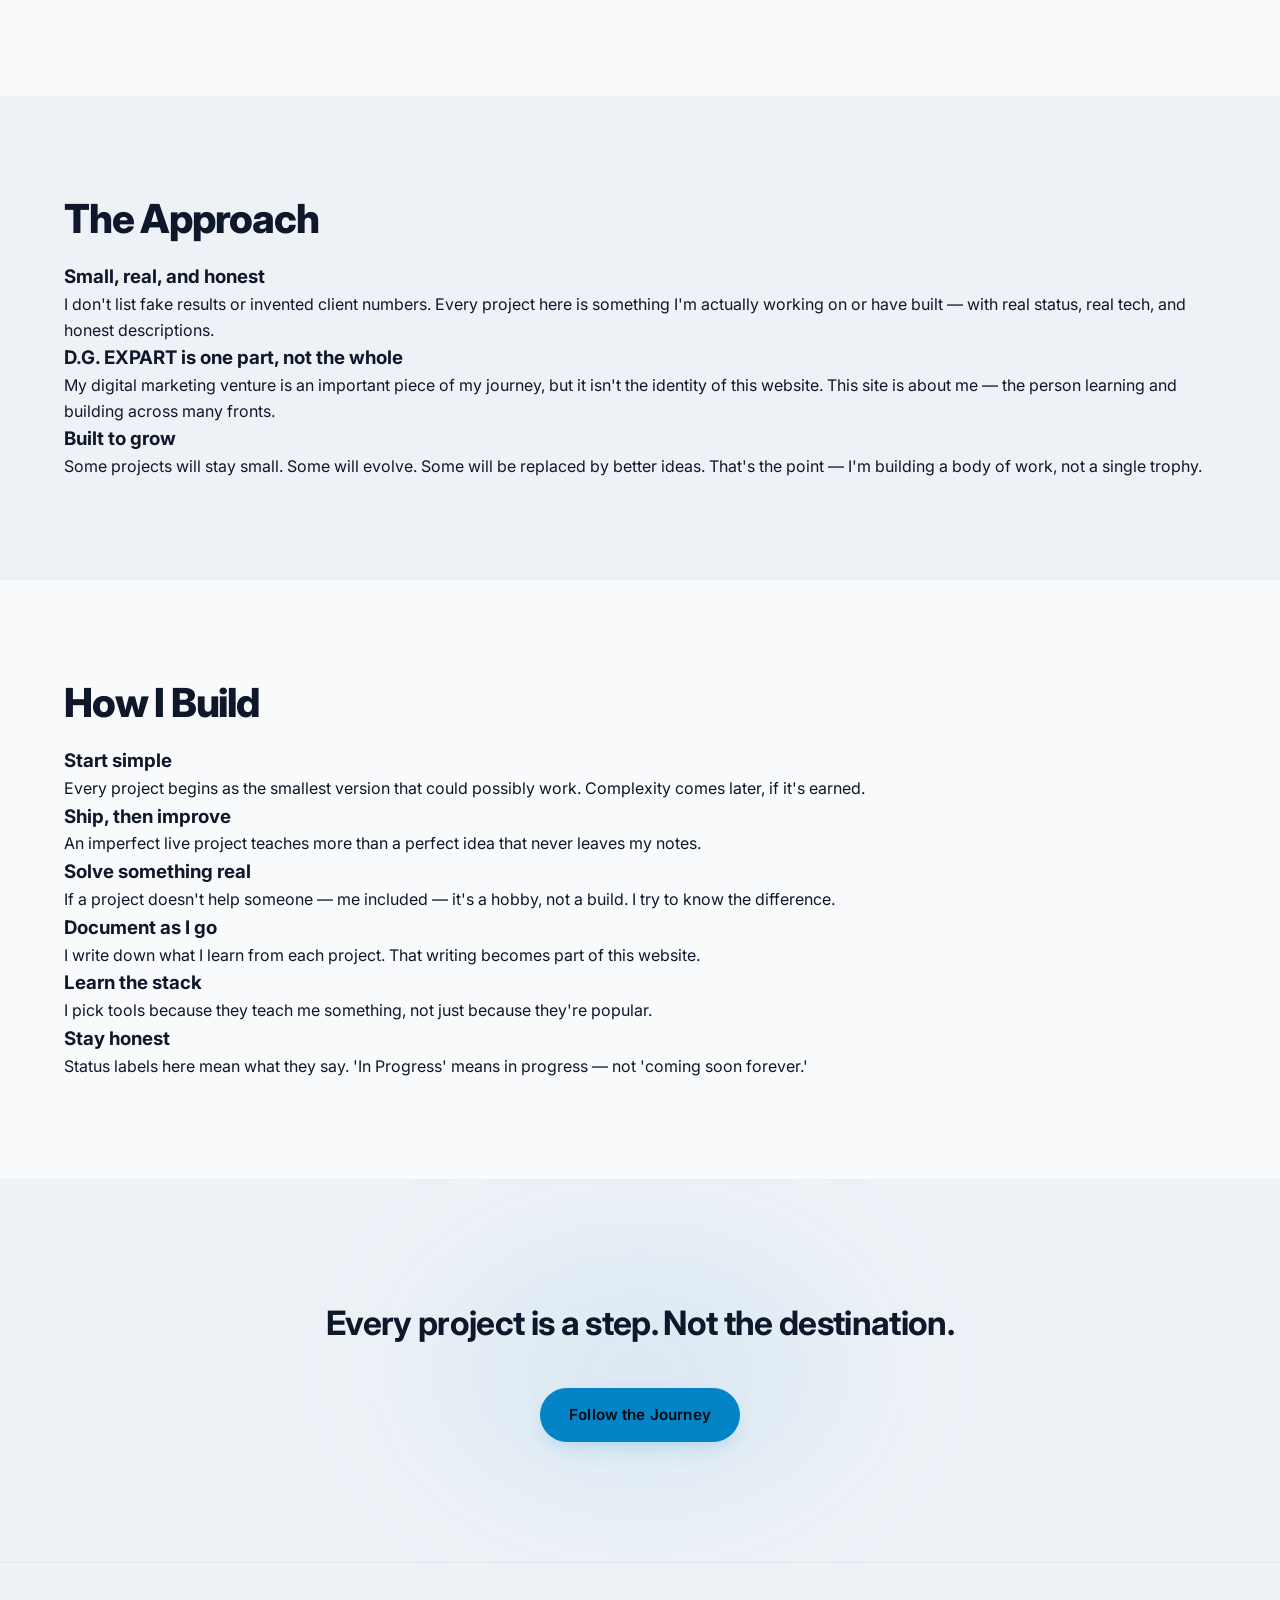
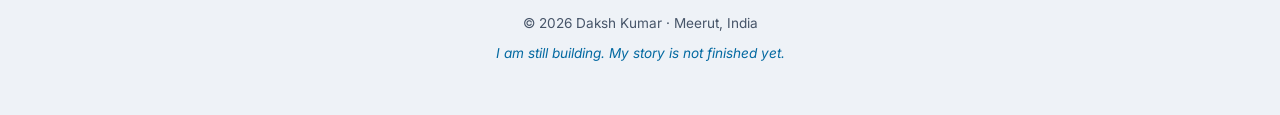
<file: projects.html>
<!DOCTYPE html>
<html lang="en">
<head>
  <meta charset="UTF-8">
  <meta name="viewport" content="width=device-width, initial-scale=1.0, maximum-scale=5.0">
  <title>My Projects · Daksh Kumar</title>
  <meta name="description" content="Projects Daksh Kumar is building — D.G. EXPART, personal website, AI experiments, and future ideas.">
  <meta name="author" content="Daksh Kumar">
  <meta name="theme-color" content="#07090d">

  <!-- Open Graph -->
  <meta property="og:title" content="My Projects · Daksh Kumar">
  <meta property="og:description" content="Things I'm building — some live, some in progress, some still just ideas.">
  <meta property="og:type" content="website">
  <meta property="og:image" content="me.jpeg">
  <meta property="og:url" content="https://dakshkumar.example/project.html">

  <!-- Twitter Card -->
  <meta name="twitter:card" content="summary_large_image">
  <meta name="twitter:title" content="My Projects · Daksh Kumar">
  <meta name="twitter:description" content="Things I'm building — some live, some in progress, some still just ideas.">
  <meta name="twitter:image" content="me.jpeg">

  <!-- Favicon -->
  <link rel="icon" type="image/svg+xml" href="data:image/svg+xml,%3Csvg xmlns='http://www.w3.org/2000/svg' viewBox='0 0 24 24' fill='%2300e0ff'%3E%3Ccircle cx='12' cy='12' r='10'/%3E%3C/svg%3E">

  <!-- Fonts -->
  <link rel="preconnect" href="https://fonts.googleapis.com">
  <link rel="preconnect" href="https://fonts.gstatic.com" crossorigin>
  <link href="https://fonts.googleapis.com/css2?family=Inter:opsz,wght@14..32,300;14..32,400;14..32,500;14..32,600;14..32,700;14..32,800&display=swap" rel="stylesheet">

  <!-- Stylesheet -->
  <link rel="stylesheet" href="style.css">
</head>
<body>

  <!-- ============================================================
       NAVIGATION
       ============================================================ -->
  <header class="nav-header" id="navbar">
    <div class="nav-container">
      <a href="home.html" class="nav-logo" aria-label="Daksh Kumar — Home">DK</a>

      <nav class="nav-links" id="navLinks" aria-label="Main navigation">
        <a href="home.html" class="nav-link" data-i18n="nav.home">Home</a>
        <a href="about.html" class="nav-link" data-i18n="nav.about">About</a>
        <a href="skill.html" class="nav-link" data-i18n="nav.skills">Skills</a>
        <a href="learning.html" class="nav-link" data-i18n="nav.learning">Learning</a>
        <a href="project.html" class="nav-link active" data-i18n="nav.projects">Projects</a>
        <a href="journey.html" class="nav-link" data-i18n="nav.journey">Journey</a>
        <a href="contact.html" class="nav-link nav-cta" data-i18n="nav.contact">Contact</a>
      </nav>

      <div class="nav-controls">
        <div class="lang-switch" role="group" aria-label="Language">
          <button class="lang-btn active" data-lang="en" aria-label="English">EN</button>
          <button class="lang-btn" data-lang="hi" aria-label="हिन्दी">हि</button>
        </div>

        <button class="theme-toggle" id="themeToggle" aria-label="Switch theme">
          <svg class="sun-icon" width="20" height="20" viewBox="0 0 24 24" fill="none" stroke="currentColor" stroke-width="2" aria-hidden="true">
            <circle cx="12" cy="12" r="5"/>
            <path d="M12 1v2M12 21v2M4.22 4.22l1.42 1.42M18.36 18.36l1.42 1.42M1 12h2M21 12h2M4.22 19.78l1.42-1.42M18.36 5.64l1.42-1.42"/>
          </svg>
          <svg class="moon-icon" width="20" height="20" viewBox="0 0 24 24" fill="none" stroke="currentColor" stroke-width="2" aria-hidden="true">
            <path d="M21 12.79A9 9 0 1 1 11.21 3 7 7 0 0 0 21 12.79z"/>
          </svg>
        </button>

        <button class="hamburger" id="hamburger" aria-label="Open menu" aria-expanded="false">
          <span></span>
          <span></span>
          <span></span>
        </button>
      </div>
    </div>
  </header>

  <!-- ============================================================
       MAIN
       ============================================================ -->
  <main>

    <!-- ==========================================================
         PAGE HERO — 3D FLOATING PANELS
         ========================================================== -->
    <section class="hero hero-page" id="project-hero">
      <div class="hero-bg" aria-hidden="true"></div>

      <div class="hero-content">

        <div class="hero-text">
          <p class="hero-greeting"
             data-i18n-en="Chapter 04"
             data-i18n-hi="अध्याय 04">Chapter 04</p>

          <h1 class="hero-name">
            <span class="name-line"
                  data-i18n-en="MY"
                  data-i18n-hi="मेरे">MY</span>
            <span class="name-line"
                  data-i18n-en="PROJECTS"
                  data-i18n-hi="प्रोजेक्ट्स">PROJECTS</span>
          </h1>

          <p class="hero-tagline"
             data-i18n-en="Things I'm building — some live, some in progress, some still just ideas."
             data-i18n-hi="जो मैं बना रहा हूँ — कुछ live, कुछ चल रहे, कुछ सिर्फ ideas।">
            Things I'm building — some live, some in progress, some still just
            ideas.
          </p>

          <p class="hero-intro"
             data-i18n-en="No fake results. No invented client numbers. Every project here is something I'm actually working on, with honest status and real intent."
             data-i18n-hi="कोई नकली results नहीं। कोई बनाए हुए client numbers नहीं। यहाँ हर project वो है जिस पर मैं सच में काम कर रहा हूँ — ईमानदार status और असली इरादे के साथ।">
            No fake results. No invented client numbers. Every project here is
            something I'm actually working on, with honest status and real
            intent.
          </p>

          <div class="hero-actions">
            <a href="#project-list" class="btn btn-primary"
               data-i18n-en="See All Projects"
               data-i18n-hi="सभी Projects देखें">See All Projects</a>
            <a href="journey.html" class="btn btn-outline"
               data-i18n="nav.journey">Journey</a>
          </div>
        </div>

        <div class="hero-visual">
          <div class="scene-3d" aria-hidden="true">

            <div class="orbit orbit-1"></div>
            <div class="orbit orbit-2"></div>
            <div class="orbit orbit-3"></div>

            <div class="glow glow-cyan"></div>
            <div class="glow glow-blue"></div>

            <div class="panel-stack">
              <div class="panel panel-back">
                <div class="panel-bar"></div>
                <div class="panel-bar short"></div>
                <div class="panel-bar"></div>
              </div>
              <div class="panel panel-mid">
                <div class="panel-bar"></div>
                <div class="panel-bar short"></div>
                <div class="panel-bar"></div>
                <div class="panel-bar short"></div>
              </div>
              <div class="panel panel-front">
                <div class="panel-bar"></div>
                <div class="panel-bar short"></div>
                <div class="panel-bar"></div>
                <div class="panel-dot"></div>
              </div>
            </div>

            <span class="particle particle-1"></span>
            <span class="particle particle-2"></span>
            <span class="particle particle-3"></span>
            <span class="particle particle-4"></span>
            <span class="particle particle-5"></span>
            <span class="particle particle-6"></span>

          </div>
        </div>

      </div>

      <div class="scroll-hint" aria-hidden="true">
        <span></span>
      </div>
    </section>

    <!-- ==========================================================
         PROJECT LIST
         ========================================================== -->
    <section class="section" id="project-list">
      <div class="container">

        <h2 class="section-title reveal"
            data-i18n-en="Project Showcase"
            data-i18n-hi="Project Showcase">Project Showcase</h2>

        <p class="section-lead reveal"
           data-i18n-en="Each card below is a real project — with an honest status, the technology involved, and a link where one exists."
           data-i18n-hi="नीचे हर card एक असली project है — ईमानदार status, शामिल technology, और जहाँ link है वहाँ link के साथ।">
          Each card below is a real project — with an honest status, the
          technology involved, and a link where one exists.
        </p>

        <div class="projects-grid">

          <!-- Project 1 -->
          <article class="project-card reveal">
            <span class="project-status"
                  data-i18n-en="Active"
                  data-i18n-hi="सक्रिय">Active</span>
            <h3>D.G. EXPART</h3>
            <p data-i18n-en="My digital marketing and business-growth venture. A place where I apply what I learn about online growth and client work."
               data-i18n-hi="मेरा digital marketing और business-growth venture। जहाँ मैं online growth और client work के बारे में जो सीखता हूँ, वो apply करता हूँ।">
              My digital marketing and business-growth venture. A place where I
              apply what I learn about online growth and client work.
            </p>
            <div class="project-tech">
              <span class="tech-tag">Marketing</span>
              <span class="tech-tag">Strategy</span>
              <span class="tech-tag">SEO</span>
            </div>
            <span class="project-link" style="opacity:0.5; cursor:default;"
                  data-i18n-en="[Add link]"
                  data-i18n-hi="[Link जोड़ें]">[Add link]</span>
          </article>

          <!-- Project 2 -->
          <article class="project-card reveal">
            <span class="project-status"
                  data-i18n-en="Live"
                  data-i18n-hi="Live">Live</span>
            <h3 data-i18n-en="Personal Website"
                data-i18n-hi="Personal Website">Personal Website</h3>
            <p data-i18n-en="This website — a living document of who I am, what I'm learning, and where I'm headed."
               data-i18n-hi="ये website — एक जीवित document कि मैं कौन हूँ, क्या सीख रहा हूँ, और कहाँ जा रहा हूँ।">
              This website — a living document of who I am, what I'm learning,
              and where I'm headed.
            </p>
            <div class="project-tech">
              <span class="tech-tag">HTML</span>
              <span class="tech-tag">CSS</span>
              <span class="tech-tag">JavaScript</span>
            </div>
            <a href="home.html" class="project-link"
               data-i18n-en="View Project →"
               data-i18n-hi="Project देखें →">View Project →</a>
          </article>

          <!-- Project 3 -->
          <article class="project-card reveal">
            <span class="project-status"
                  data-i18n-en="In Progress"
                  data-i18n-hi="जारी है">In Progress</span>
            <h3 data-i18n-en="AI Experiment Lab"
                data-i18n-hi="AI Experiment Lab">AI Experiment Lab</h3>
            <p data-i18n-en="A growing collection of small experiments using AI APIs, automation scripts, and prompt engineering."
               data-i18n-hi="AI APIs, automation scripts और prompt engineering से बने छोटे experiments का बढ़ता collection।">
              A growing collection of small experiments using AI APIs,
              automation scripts, and prompt engineering.
            </p>
            <div class="project-tech">
              <span class="tech-tag">AI</span>
              <span class="tech-tag">APIs</span>
              <span class="tech-tag">Automation</span>
            </div>
            <span class="project-link" style="opacity:0.5; cursor:default;"
                  data-i18n-en="[Add link]"
                  data-i18n-hi="[Link जोड़ें]">[Add link]</span>
          </article>

          <!-- Project 4 -->
          <article class="project-card reveal">
            <span class="project-status"
                  data-i18n-en="Concept"
                  data-i18n-hi="Concept">Concept</span>
            <h3 data-i18n-en="Future Build"
                data-i18n-hi="Future Build">Future Build</h3>
            <p data-i18n-en="Something I haven't figured out yet. A placeholder for the next idea that keeps me up at night."
               data-i18n-hi="कुछ जो मैंने अभी तय नहीं किया। एक जगह अगले उस idea के लिए जो रातों को जगाए रखता है।">
              Something I haven't figured out yet. A placeholder for the next
              idea that keeps me up at night.
            </p>
            <div class="project-tech">
              <span class="tech-tag">TBD</span>
            </div>
            <span class="project-link" style="opacity:0.5; cursor:default;"
                  data-i18n-en="[Add link]"
                  data-i18n-hi="[Link जोड़ें]">[Add link]</span>
          </article>

        </div>

      </div>
    </section>

    <!-- ==========================================================
         THE APPROACH
         ========================================================== -->
    <section class="section section-alt" id="approach">
      <div class="container">

        <h2 class="section-title reveal"
            data-i18n-en="The Approach"
            data-i18n-hi="मेरा तरीका">The Approach</h2>

        <div class="story-content reveal">

          <div class="story-block">
            <h3 data-i18n-en="Small, real, and honest"
                data-i18n-hi="छोटा, असली, और ईमानदार">
              Small, real, and honest
            </h3>
            <p data-i18n-en="I don't list fake results or invented client numbers. Every project here is something I'm actually working on or have built — with real status, real tech, and honest descriptions."
               data-i18n-hi="मैं नकली results या बनाए हुए client numbers नहीं लिखता। यहाँ हर project वो है जिस पर मैं सच में काम कर रहा हूँ या बना चुका हूँ — असली status, असली tech और ईमानदार description के साथ।">
              I don't list fake results or invented client numbers. Every
              project here is something I'm actually working on or have built —
              with real status, real tech, and honest descriptions.
            </p>
          </div>

          <div class="story-block">
            <h3 data-i18n-en="D.G. EXPART is one part, not the whole"
                data-i18n-hi="D.G. EXPART एक हिस्सा है, पूरा नहीं">
              D.G. EXPART is one part, not the whole
            </h3>
            <p data-i18n-en="My digital marketing venture is an important piece of my journey, but it isn't the identity of this website. This site is about me — the person learning and building across many fronts."
               data-i18n-hi="मेरा digital marketing venture मेरे सफ़र का एक ज़रूरी हिस्सा है, लेकिन ये इस website की पहचान नहीं है। ये site मेरे बारे में है — वो इंसान जो कई मोर्चों पर सीख और बना रहा है।">
              My digital marketing venture is an important piece of my journey,
              but it isn't the identity of this website. This site is about me —
              the person learning and building across many fronts.
            </p>
          </div>

          <div class="story-block">
            <h3 data-i18n-en="Built to grow"
                data-i18n-hi="बढ़ने के लिए बना">
              Built to grow
            </h3>
            <p data-i18n-en="Some projects will stay small. Some will evolve. Some will be replaced by better ideas. That's the point — I'm building a body of work, not a single trophy."
               data-i18n-hi="कुछ projects छोटे रहेंगे। कुछ आगे बढ़ेंगे। कुछ बेहतर ideas से बदल दिए जाएँगे। यही बात है — मैं एक शरीर काम का बना रहा हूँ, एक trophy नहीं।">
              Some projects will stay small. Some will evolve. Some will be
              replaced by better ideas. That's the point — I'm building a body
              of work, not a single trophy.
            </p>
          </div>

        </div>

      </div>
    </section>

    <!-- ==========================================================
         PROJECT PRINCIPLES
         ========================================================== -->
    <section class="section" id="project-principles">
      <div class="container">

        <h2 class="section-title reveal"
            data-i18n-en="How I Build"
            data-i18n-hi="मैं कैसे बनाता हूँ">How I Build</h2>

        <div class="mindset-grid reveal">

          <div class="mindset-card">
            <h3 data-i18n-en="Start simple"
                data-i18n-hi="Simple से शुरू करो">Start simple</h3>
            <p data-i18n-en="Every project begins as the smallest version that could possibly work. Complexity comes later, if it's earned."
               data-i18n-hi="हर project सबसे छोटे version से शुरू होता है जो शायद काम कर सके। Complexity बाद में आती है, अगर कमाई जाए।">
              Every project begins as the smallest version that could possibly
              work. Complexity comes later, if it's earned.
            </p>
          </div>

          <div class="mindset-card">
            <h3 data-i18n-en="Ship, then improve"
                data-i18n-hi="Ship करो, फिर सुधारो">Ship, then improve</h3>
            <p data-i18n-en="An imperfect live project teaches more than a perfect idea that never leaves my notes."
               data-i18n-hi="एक अपूर्ण live project उस perfect idea से ज़्यादा सिखाता है जो कभी notes से बाहर नहीं आता।">
              An imperfect live project teaches more than a perfect idea that
              never leaves my notes.
            </p>
          </div>

          <div class="mindset-card">
            <h3 data-i18n-en="Solve something real"
                data-i18n-hi="कुछ असली solve करो">Solve something real</h3>
            <p data-i18n-en="If a project doesn't help someone — me included — it's a hobby, not a build. I try to know the difference."
               data-i18n-hi="अगर कोई project किसी की — मेरी भी — मदद नहीं करता, तो वो hobby है, build नहीं। मैं फर्क समझने की कोशिश करता हूँ।">
              If a project doesn't help someone — me included — it's a hobby,
              not a build. I try to know the difference.
            </p>
          </div>

          <div class="mindset-card">
            <h3 data-i18n-en="Document as I go"
                data-i18n-hi="चलते-चलते document करो">Document as I go</h3>
            <p data-i18n-en="I write down what I learn from each project. That writing becomes part of this website."
               data-i18n-hi="मैं हर project से जो सीखता हूँ वो लिख लेता हूँ। वो लिखा हुआ इस website का हिस्सा बनता है।">
              I write down what I learn from each project. That writing becomes
              part of this website.
            </p>
          </div>

          <div class="mindset-card">
            <h3 data-i18n-en="Learn the stack"
                data-i18n-hi="Stack सीखो">Learn the stack</h3>
            <p data-i18n-en="I pick tools because they teach me something, not just because they're popular."
               data-i18n-hi="मैं tools इसलिए चुनता हूँ क्योंकि वो कुछ सिखाते हैं, सिर्फ popular होने की वजह से नहीं।">
              I pick tools because they teach me something, not just because
              they're popular.
            </p>
          </div>

          <div class="mindset-card">
            <h3 data-i18n-en="Stay honest"
                data-i18n-hi="ईमानदार रहो">Stay honest</h3>
            <p data-i18n-en="Status labels here mean what they say. 'In Progress' means in progress — not 'coming soon forever.'"
               data-i18n-hi="यहाँ status labels वही मतलब रखते हैं जो लिखा है। 'In Progress' का मतलब In Progress — 'हमेशा के लिए coming soon' नहीं।">
              Status labels here mean what they say. 'In Progress' means in
              progress — not 'coming soon forever.'
            </p>
          </div>

        </div>

      </div>
    </section>

    <!-- ==========================================================
         CLOSING CTA
         ========================================================== -->
    <section class="section section-alt closing" id="closing">
      <div class="container">

        <p class="closing-line reveal"
           data-i18n-en="Every project is a step. Not the destination."
           data-i18n-hi="हर project एक कदम है। मंज़िल नहीं।">
          Every project is a step.<br>
          Not the destination.
        </p>

        <div class="center-cta reveal">
          <a href="journey.html" class="btn btn-primary"
             data-i18n="btn.followJourney">Follow the Journey</a>
        </div>

      </div>
    </section>

  </main>

  <!-- ============================================================
       FOOTER
       ============================================================ -->
  <footer class="footer">
    <div class="container">
      <p>© <span id="year"></span> Daksh Kumar · Meerut, India</p>
      <p class="footer-note"
         data-i18n-en="I am still building. My story is not finished yet."
         data-i18n-hi="मैं अभी भी बना रहा हूँ। मेरी कहानी अभी खत्म नहीं हुई।">
        I am still building. My story is not finished yet.
      </p>
    </div>
  </footer>

  <!-- Back to top -->
  <button class="back-to-top" id="backToTop" aria-label="Back to top">↑</button>

  <!-- Script -->
  <script src="script.js"></script>
</body>
</html>
</file>
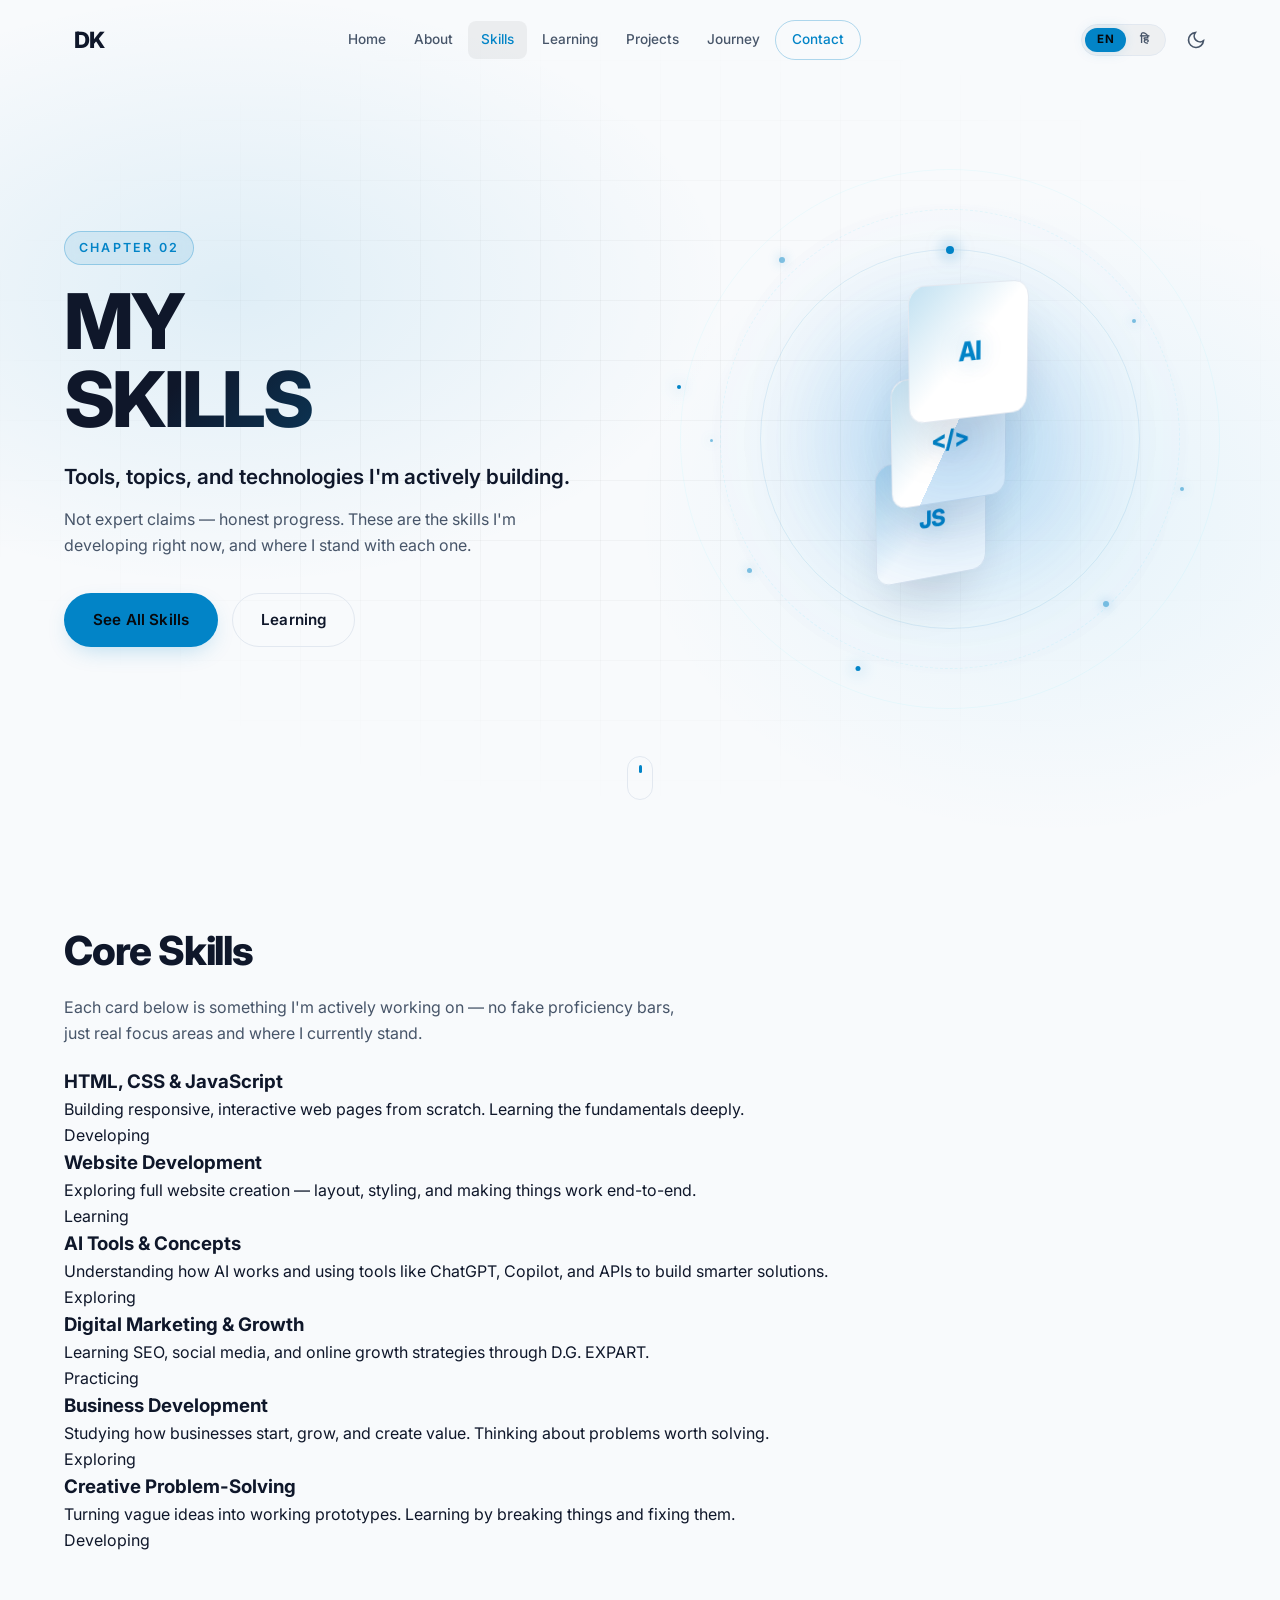
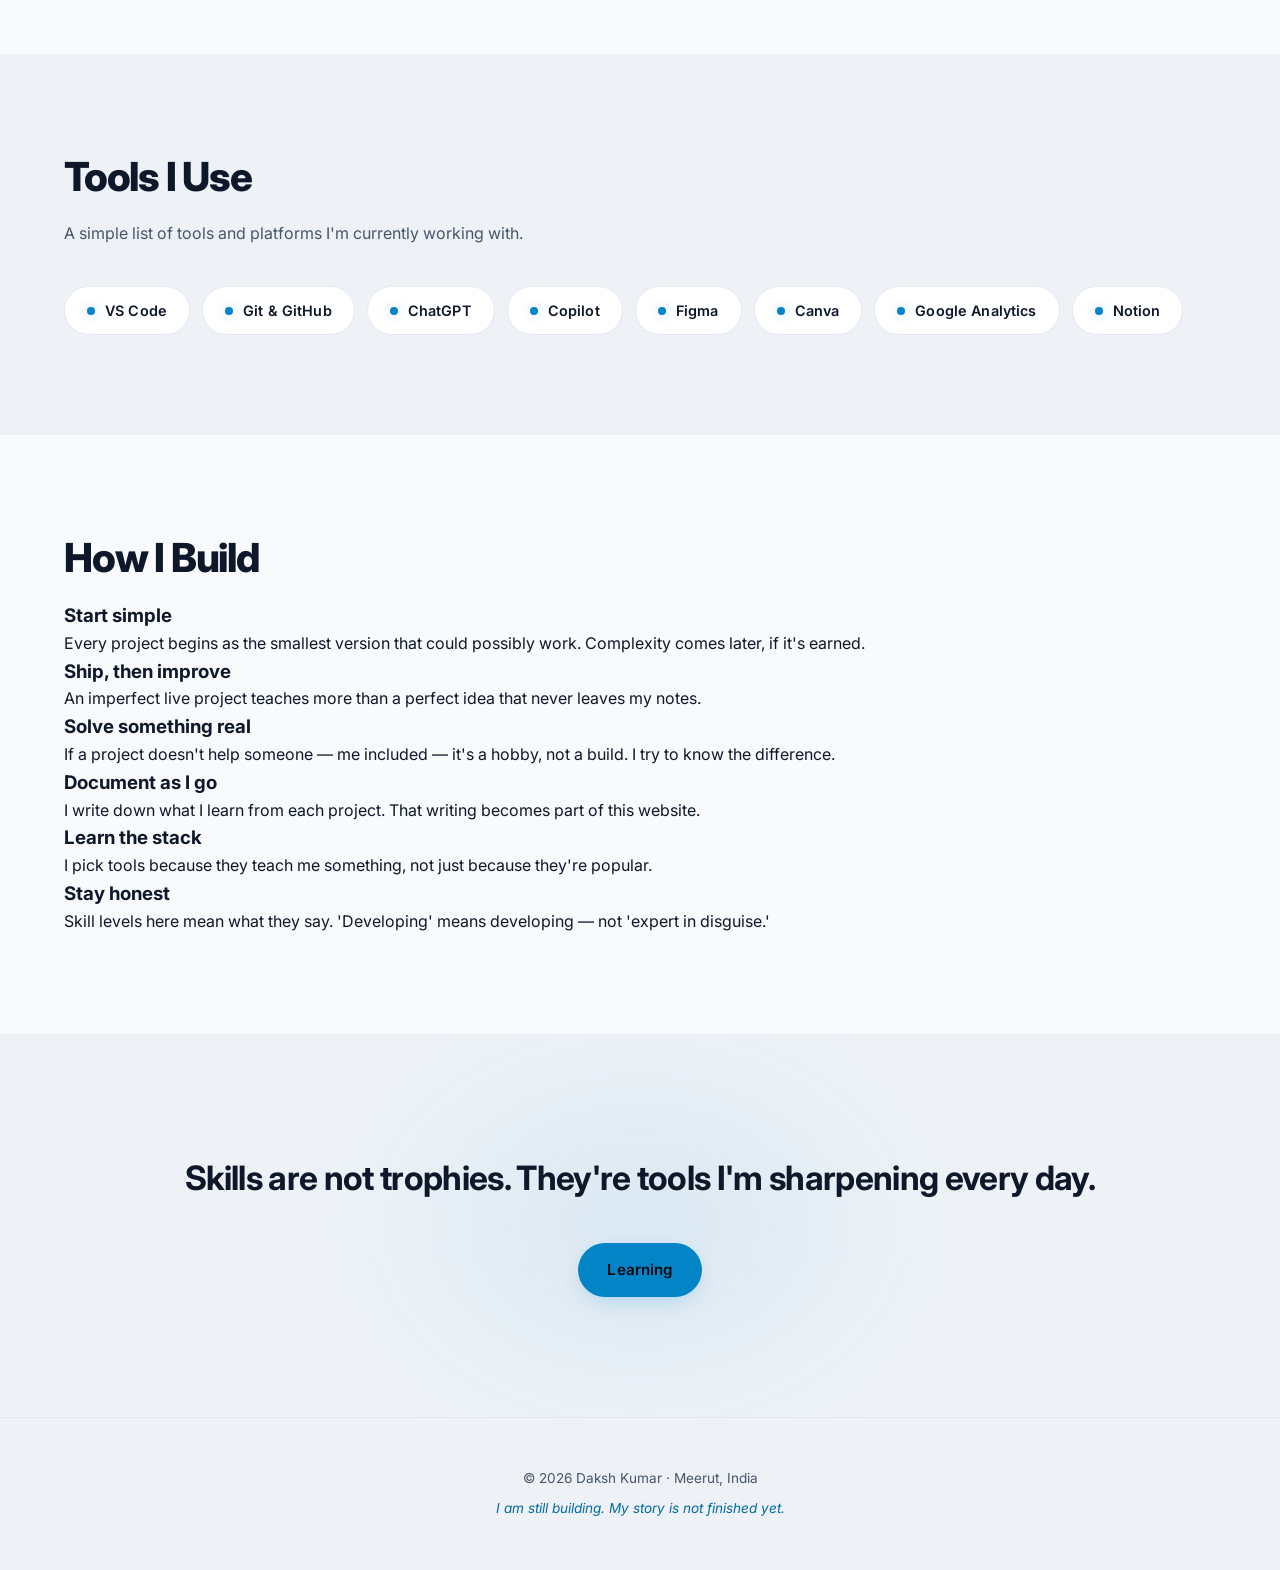
<file: skills.html>
<!DOCTYPE html>
<html lang="en">
<head>
  <meta charset="UTF-8">
  <meta name="viewport" content="width=device-width, initial-scale=1.0, maximum-scale=5.0">
  <title>My Skills · Daksh Kumar</title>
  <meta name="description" content="Skills and tools Daksh Kumar is actively developing — web development, AI, digital marketing, and business.">
  <meta name="author" content="Daksh Kumar">
  <meta name="theme-color" content="#07090d">

  <!-- Open Graph -->
  <meta property="og:title" content="My Skills · Daksh Kumar">
  <meta property="og:description" content="Skills, tools, and topics I'm actively studying — honest progress, not expert claims.">
  <meta property="og:type" content="website">
  <meta property="og:image" content="me.jpeg">
  <meta property="og:url" content="https://dakshkumar.example/skill.html">

  <!-- Twitter Card -->
  <meta name="twitter:card" content="summary_large_image">
  <meta name="twitter:title" content="My Skills · Daksh Kumar">
  <meta name="twitter:description" content="Skills, tools, and topics I'm actively studying.">
  <meta name="twitter:image" content="me.jpeg">

  <!-- Favicon -->
  <link rel="icon" type="image/svg+xml" href="data:image/svg+xml,%3Csvg xmlns='http://www.w3.org/2000/svg' viewBox='0 0 24 24' fill='%2300e0ff'%3E%3Ccircle cx='12' cy='12' r='10'/%3E%3C/svg%3E">

  <!-- Fonts -->
  <link rel="preconnect" href="https://fonts.googleapis.com">
  <link rel="preconnect" href="https://fonts.gstatic.com" crossorigin>
  <link href="https://fonts.googleapis.com/css2?family=Inter:opsz,wght@14..32,300;14..32,400;14..32,500;14..32,600;14..32,700;14..32,800&display=swap" rel="stylesheet">

  <!-- Stylesheet -->
  <link rel="stylesheet" href="style.css">
</head>
<body>

  <!-- ============================================================
       NAVIGATION
       ============================================================ -->
  <header class="nav-header" id="navbar">
    <div class="nav-container">
      <a href="home.html" class="nav-logo" aria-label="Daksh Kumar — Home">DK</a>

      <nav class="nav-links" id="navLinks" aria-label="Main navigation">
        <a href="home.html" class="nav-link" data-i18n="nav.home">Home</a>
        <a href="about.html" class="nav-link" data-i18n="nav.about">About</a>
        <a href="skill.html" class="nav-link active" data-i18n="nav.skills">Skills</a>
        <a href="learning.html" class="nav-link" data-i18n="nav.learning">Learning</a>
        <a href="project.html" class="nav-link" data-i18n="nav.projects">Projects</a>
        <a href="journey.html" class="nav-link" data-i18n="nav.journey">Journey</a>
        <a href="contact.html" class="nav-link nav-cta" data-i18n="nav.contact">Contact</a>
      </nav>

      <div class="nav-controls">
        <div class="lang-switch" role="group" aria-label="Language">
          <button class="lang-btn active" data-lang="en" aria-label="English">EN</button>
          <button class="lang-btn" data-lang="hi" aria-label="हिन्दी">हि</button>
        </div>

        <button class="theme-toggle" id="themeToggle" aria-label="Switch theme">
          <svg class="sun-icon" width="20" height="20" viewBox="0 0 24 24" fill="none" stroke="currentColor" stroke-width="2" aria-hidden="true">
            <circle cx="12" cy="12" r="5"/>
            <path d="M12 1v2M12 21v2M4.22 4.22l1.42 1.42M18.36 18.36l1.42 1.42M1 12h2M21 12h2M4.22 19.78l1.42-1.42M18.36 5.64l1.42-1.42"/>
          </svg>
          <svg class="moon-icon" width="20" height="20" viewBox="0 0 24 24" fill="none" stroke="currentColor" stroke-width="2" aria-hidden="true">
            <path d="M21 12.79A9 9 0 1 1 11.21 3 7 7 0 0 0 21 12.79z"/>
          </svg>
        </button>

        <button class="hamburger" id="hamburger" aria-label="Open menu" aria-expanded="false">
          <span></span>
          <span></span>
          <span></span>
        </button>
      </div>
    </div>
  </header>

  <!-- ============================================================
       MAIN
       ============================================================ -->
  <main>

    <!-- ==========================================================
         PAGE HERO — 3D CUBE STACK
         ========================================================== -->
    <section class="hero hero-page" id="skill-hero">
      <div class="hero-bg" aria-hidden="true"></div>

      <div class="hero-content">

        <div class="hero-text">
          <p class="hero-greeting"
             data-i18n-en="Chapter 02"
             data-i18n-hi="अध्याय 02">Chapter 02</p>

          <h1 class="hero-name">
            <span class="name-line"
                  data-i18n-en="MY"
                  data-i18n-hi="मेरी">MY</span>
            <span class="name-line"
                  data-i18n-en="SKILLS"
                  data-i18n-hi="स्किल्स">SKILLS</span>
          </h1>

          <p class="hero-tagline"
             data-i18n-en="Tools, topics, and technologies I'm actively building."
             data-i18n-hi="टूल्स, टॉपिक्स और technologies जो मैं सक्रिय रूप से सीख रहा हूँ।">
            Tools, topics, and technologies I'm actively building.
          </p>

          <p class="hero-intro"
             data-i18n-en="Not expert claims — honest progress. These are the skills I'm developing right now, and where I stand with each one."
             data-i18n-hi="Expert होने का दावा नहीं — ईमानदार प्रगति। ये वो स्किल्स हैं जो मैं अभी विकसित कर रहा हूँ, और हर एक में मैं कहाँ हूँ।">
            Not expert claims — honest progress. These are the skills I'm
            developing right now, and where I stand with each one.
          </p>

          <div class="hero-actions">
            <a href="#skill-list" class="btn btn-primary"
               data-i18n="btn.seeAllSkills">See All Skills</a>
            <a href="learning.html" class="btn btn-outline"
               data-i18n="nav.learning">Learning</a>
          </div>
        </div>

        <div class="hero-visual">
          <div class="scene-3d" aria-hidden="true">

            <div class="orbit orbit-1"></div>
            <div class="orbit orbit-2"></div>
            <div class="orbit orbit-3"></div>

            <div class="glow glow-cyan"></div>
            <div class="glow glow-blue"></div>

            <div class="cube-stack">
              <div class="cube cube-top">
                <span class="cube-label">AI</span>
              </div>
              <div class="cube cube-mid">
                <span class="cube-label">&lt;/&gt;</span>
              </div>
              <div class="cube cube-base">
                <span class="cube-label">JS</span>
              </div>
            </div>

            <span class="particle particle-1"></span>
            <span class="particle particle-2"></span>
            <span class="particle particle-3"></span>
            <span class="particle particle-4"></span>
            <span class="particle particle-5"></span>
            <span class="particle particle-6"></span>

          </div>
        </div>

      </div>

      <div class="scroll-hint" aria-hidden="true">
        <span></span>
      </div>
    </section>

    <!-- ==========================================================
         SKILL LIST
         ========================================================== -->
    <section class="section" id="skill-list">
      <div class="container">

        <h2 class="section-title reveal"
            data-i18n-en="Core Skills"
            data-i18n-hi="मुख्य स्किल्स">Core Skills</h2>

        <p class="section-lead reveal"
           data-i18n-en="Each card below is something I'm actively working on — no fake proficiency bars, just real focus areas and where I currently stand."
           data-i18n-hi="नीचे दिया हर card वो है जिस पर मैं सक्रिय रूप से काम कर रहा हूँ — कोई नकली proficiency bar नहीं, बस असली focus areas और मैं अभी कहाँ हूँ।">
          Each card below is something I'm actively working on — no fake
          proficiency bars, just real focus areas and where I currently stand.
        </p>

        <div class="skills-grid">

          <!-- Skill 1 -->
          <article class="skill-card reveal">
            <h3 data-i18n-en="HTML, CSS &amp; JavaScript"
                data-i18n-hi="HTML, CSS और JavaScript">
              HTML, CSS &amp; JavaScript
            </h3>
            <p data-i18n-en="Building responsive, interactive web pages from scratch. Learning the fundamentals deeply."
               data-i18n-hi="शुरुआत से responsive, interactive web pages बनाना। Fundamentals गहराई से सीख रहा हूँ।">
              Building responsive, interactive web pages from scratch.
              Learning the fundamentals deeply.
            </p>
            <span class="skill-level"
                  data-i18n-en="Developing"
                  data-i18n-hi="विकसित हो रहा">Developing</span>
          </article>

          <!-- Skill 2 -->
          <article class="skill-card reveal">
            <h3 data-i18n-en="Website Development"
                data-i18n-hi="Website Development">
              Website Development
            </h3>
            <p data-i18n-en="Exploring full website creation — layout, styling, and making things work end-to-end."
               data-i18n-hi="पूरी website बनाना — layout, styling, और end-to-end चीज़ें काम करवाना।">
              Exploring full website creation — layout, styling, and making
              things work end-to-end.
            </p>
            <span class="skill-level"
                  data-i18n-en="Learning"
                  data-i18n-hi="सीख रहा">Learning</span>
          </article>

          <!-- Skill 3 -->
          <article class="skill-card reveal">
            <h3 data-i18n-en="AI Tools &amp; Concepts"
                data-i18n-hi="AI Tools और Concepts">
              AI Tools &amp; Concepts
            </h3>
            <p data-i18n-en="Understanding how AI works and using tools like ChatGPT, Copilot, and APIs to build smarter solutions."
               data-i18n-hi="AI कैसे काम करता है, ये समझना और ChatGPT, Copilot, APIs जैसे tools से smarter solutions बनाना।">
              Understanding how AI works and using tools like ChatGPT,
              Copilot, and APIs to build smarter solutions.
            </p>
            <span class="skill-level"
                  data-i18n-en="Exploring"
                  data-i18n-hi="खोज रहा">Exploring</span>
          </article>

          <!-- Skill 4 -->
          <article class="skill-card reveal">
            <h3 data-i18n-en="Digital Marketing &amp; Growth"
                data-i18n-hi="Digital Marketing और Growth">
              Digital Marketing &amp; Growth
            </h3>
            <p data-i18n-en="Learning SEO, social media, and online growth strategies through D.G. EXPART."
               data-i18n-hi="D.G. EXPART के ज़रिए SEO, social media और online growth strategies सीखना।">
              Learning SEO, social media, and online growth strategies through
              D.G. EXPART.
            </p>
            <span class="skill-level"
                  data-i18n-en="Practicing"
                  data-i18n-hi="अभ्यास कर रहा">Practicing</span>
          </article>

          <!-- Skill 5 -->
          <article class="skill-card reveal">
            <h3 data-i18n-en="Business Development"
                data-i18n-hi="Business Development">
              Business Development
            </h3>
            <p data-i18n-en="Studying how businesses start, grow, and create value. Thinking about problems worth solving."
               data-i18n-hi="Businesses कैसे शुरू होते हैं, बढ़ते हैं, और value बनाते हैं — ये पढ़ना। सोचना कि कौन से problems solve करने लायक हैं।">
              Studying how businesses start, grow, and create value. Thinking
              about problems worth solving.
            </p>
            <span class="skill-level"
                  data-i18n-en="Exploring"
                  data-i18n-hi="खोज रहा">Exploring</span>
          </article>

          <!-- Skill 6 -->
          <article class="skill-card reveal">
            <h3 data-i18n-en="Creative Problem-Solving"
                data-i18n-hi="Creative Problem-Solving">
              Creative Problem-Solving
            </h3>
            <p data-i18n-en="Turning vague ideas into working prototypes. Learning by breaking things and fixing them."
               data-i18n-hi="अस्पष्ट ideas को काम करने वाले prototypes में बदलना। चीज़ें तोड़कर और ठीक करके सीखना।">
              Turning vague ideas into working prototypes. Learning by breaking
              things and fixing them.
            </p>
            <span class="skill-level"
                  data-i18n-en="Developing"
                  data-i18n-hi="विकसित हो रहा">Developing</span>
          </article>

        </div>

      </div>
    </section>

    <!-- ==========================================================
         TOOLS I USE
         ========================================================== -->
    <section class="section section-alt" id="tools">
      <div class="container">

        <h2 class="section-title reveal"
            data-i18n-en="Tools I Use"
            data-i18n-hi="Tools जो मैं use करता हूँ">Tools I Use</h2>

        <p class="section-lead reveal"
           data-i18n-en="A simple list of tools and platforms I'm currently working with."
           data-i18n-hi="कुछ simple tools और platforms जिनके साथ मैं अभी काम कर रहा हूँ।">
          A simple list of tools and platforms I'm currently working with.
        </p>

        <div class="tools-grid reveal">

          <div class="tool-chip">
            <span class="tool-dot"></span>
            <span class="tool-name">VS Code</span>
          </div>
          <div class="tool-chip">
            <span class="tool-dot"></span>
            <span class="tool-name">Git &amp; GitHub</span>
          </div>
          <div class="tool-chip">
            <span class="tool-dot"></span>
            <span class="tool-name">ChatGPT</span>
          </div>
          <div class="tool-chip">
            <span class="tool-dot"></span>
            <span class="tool-name">Copilot</span>
          </div>
          <div class="tool-chip">
            <span class="tool-dot"></span>
            <span class="tool-name">Figma</span>
          </div>
          <div class="tool-chip">
            <span class="tool-dot"></span>
            <span class="tool-name">Canva</span>
          </div>
          <div class="tool-chip">
            <span class="tool-dot"></span>
            <span class="tool-name">Google Analytics</span>
          </div>
          <div class="tool-chip">
            <span class="tool-dot"></span>
            <span class="tool-name">Notion</span>
          </div>

        </div>

      </div>
    </section>

    <!-- ==========================================================
         HOW I BUILD
         ========================================================== -->
    <section class="section" id="how-i-build">
      <div class="container">

        <h2 class="section-title reveal"
            data-i18n-en="How I Build"
            data-i18n-hi="मैं कैसे बनाता हूँ">How I Build</h2>

        <div class="mindset-grid reveal">

          <div class="mindset-card">
            <h3 data-i18n-en="Start simple"
                data-i18n-hi="Simple से शुरू करो">Start simple</h3>
            <p data-i18n-en="Every project begins as the smallest version that could possibly work. Complexity comes later, if it's earned."
               data-i18n-hi="हर project सबसे छोटे version से शुरू होता है जो शायद काम कर सके। Complexity बाद में आती है, अगर कमाई जाए।">
              Every project begins as the smallest version that could possibly
              work. Complexity comes later, if it's earned.
            </p>
          </div>

          <div class="mindset-card">
            <h3 data-i18n-en="Ship, then improve"
                data-i18n-hi="Ship करो, फिर सुधारो">Ship, then improve</h3>
            <p data-i18n-en="An imperfect live project teaches more than a perfect idea that never leaves my notes."
               data-i18n-hi="एक अपूर्ण live project उस perfect idea से ज़्यादा सिखाता है जो कभी notes से बाहर नहीं आता।">
              An imperfect live project teaches more than a perfect idea that
              never leaves my notes.
            </p>
          </div>

          <div class="mindset-card">
            <h3 data-i18n-en="Solve something real"
                data-i18n-hi="कुछ असली solve करो">Solve something real</h3>
            <p data-i18n-en="If a project doesn't help someone — me included — it's a hobby, not a build. I try to know the difference."
               data-i18n-hi="अगर कोई project किसी की — मेरी भी — मदद नहीं करता, तो वो hobby है, build नहीं। मैं फर्क समझने की कोशिश करता हूँ।">
              If a project doesn't help someone — me included — it's a hobby,
              not a build. I try to know the difference.
            </p>
          </div>

          <div class="mindset-card">
            <h3 data-i18n-en="Document as I go"
                data-i18n-hi="चलते-चलते document करो">Document as I go</h3>
            <p data-i18n-en="I write down what I learn from each project. That writing becomes part of this website."
               data-i18n-hi="मैं हर project से जो सीखता हूँ वो लिख लेता हूँ। वो लिखा हुआ इस website का हिस्सा बनता है।">
              I write down what I learn from each project. That writing becomes
              part of this website.
            </p>
          </div>

          <div class="mindset-card">
            <h3 data-i18n-en="Learn the stack"
                data-i18n-hi="Stack सीखो">Learn the stack</h3>
            <p data-i18n-en="I pick tools because they teach me something, not just because they're popular."
               data-i18n-hi="मैं tools इसलिए चुनता हूँ क्योंकि वो कुछ सिखाते हैं, सिर्फ popular होने की वजह से नहीं।">
              I pick tools because they teach me something, not just because
              they're popular.
            </p>
          </div>

          <div class="mindset-card">
            <h3 data-i18n-en="Stay honest"
                data-i18n-hi="ईमानदार रहो">Stay honest</h3>
            <p data-i18n-en="Skill levels here mean what they say. 'Developing' means developing — not 'expert in disguise.'"
               data-i18n-hi="यहाँ skill levels वही मतलब रखते हैं जो लिखा है। 'Developing' का मतलब developing — 'छिपा हुआ expert' नहीं।">
              Skill levels here mean what they say. 'Developing' means
              developing — not 'expert in disguise.'
            </p>
          </div>

        </div>

      </div>
    </section>

    <!-- ==========================================================
         CLOSING CTA
         ========================================================== -->
    <section class="section section-alt closing" id="closing">
      <div class="container">

        <p class="closing-line reveal"
           data-i18n-en="Skills are not trophies. They're tools I'm sharpening every day."
           data-i18n-hi="Skills trophies नहीं हैं। ये tools हैं जिन्हें मैं रोज़ तेज़ कर रहा हूँ।">
          Skills are not trophies.<br>
          They're tools I'm sharpening every day.
        </p>

        <div class="center-cta reveal">
          <a href="learning.html" class="btn btn-primary"
             data-i18n="nav.learning">Learning</a>
        </div>

      </div>
    </section>

  </main>

  <!-- ============================================================
       FOOTER
       ============================================================ -->
  <footer class="footer">
    <div class="container">
      <p>© <span id="year"></span> Daksh Kumar · Meerut, India</p>
      <p class="footer-note"
         data-i18n-en="I am still building. My story is not finished yet."
         data-i18n-hi="मैं अभी भी बना रहा हूँ। मेरी कहानी अभी खत्म नहीं हुई।">
        I am still building. My story is not finished yet.
      </p>
    </div>
  </footer>

  <!-- Back to top -->
  <button class="back-to-top" id="backToTop" aria-label="Back to top">↑</button>

  <!-- Script -->
  <script src="script.js"></script>
</body>
</html>
</file>
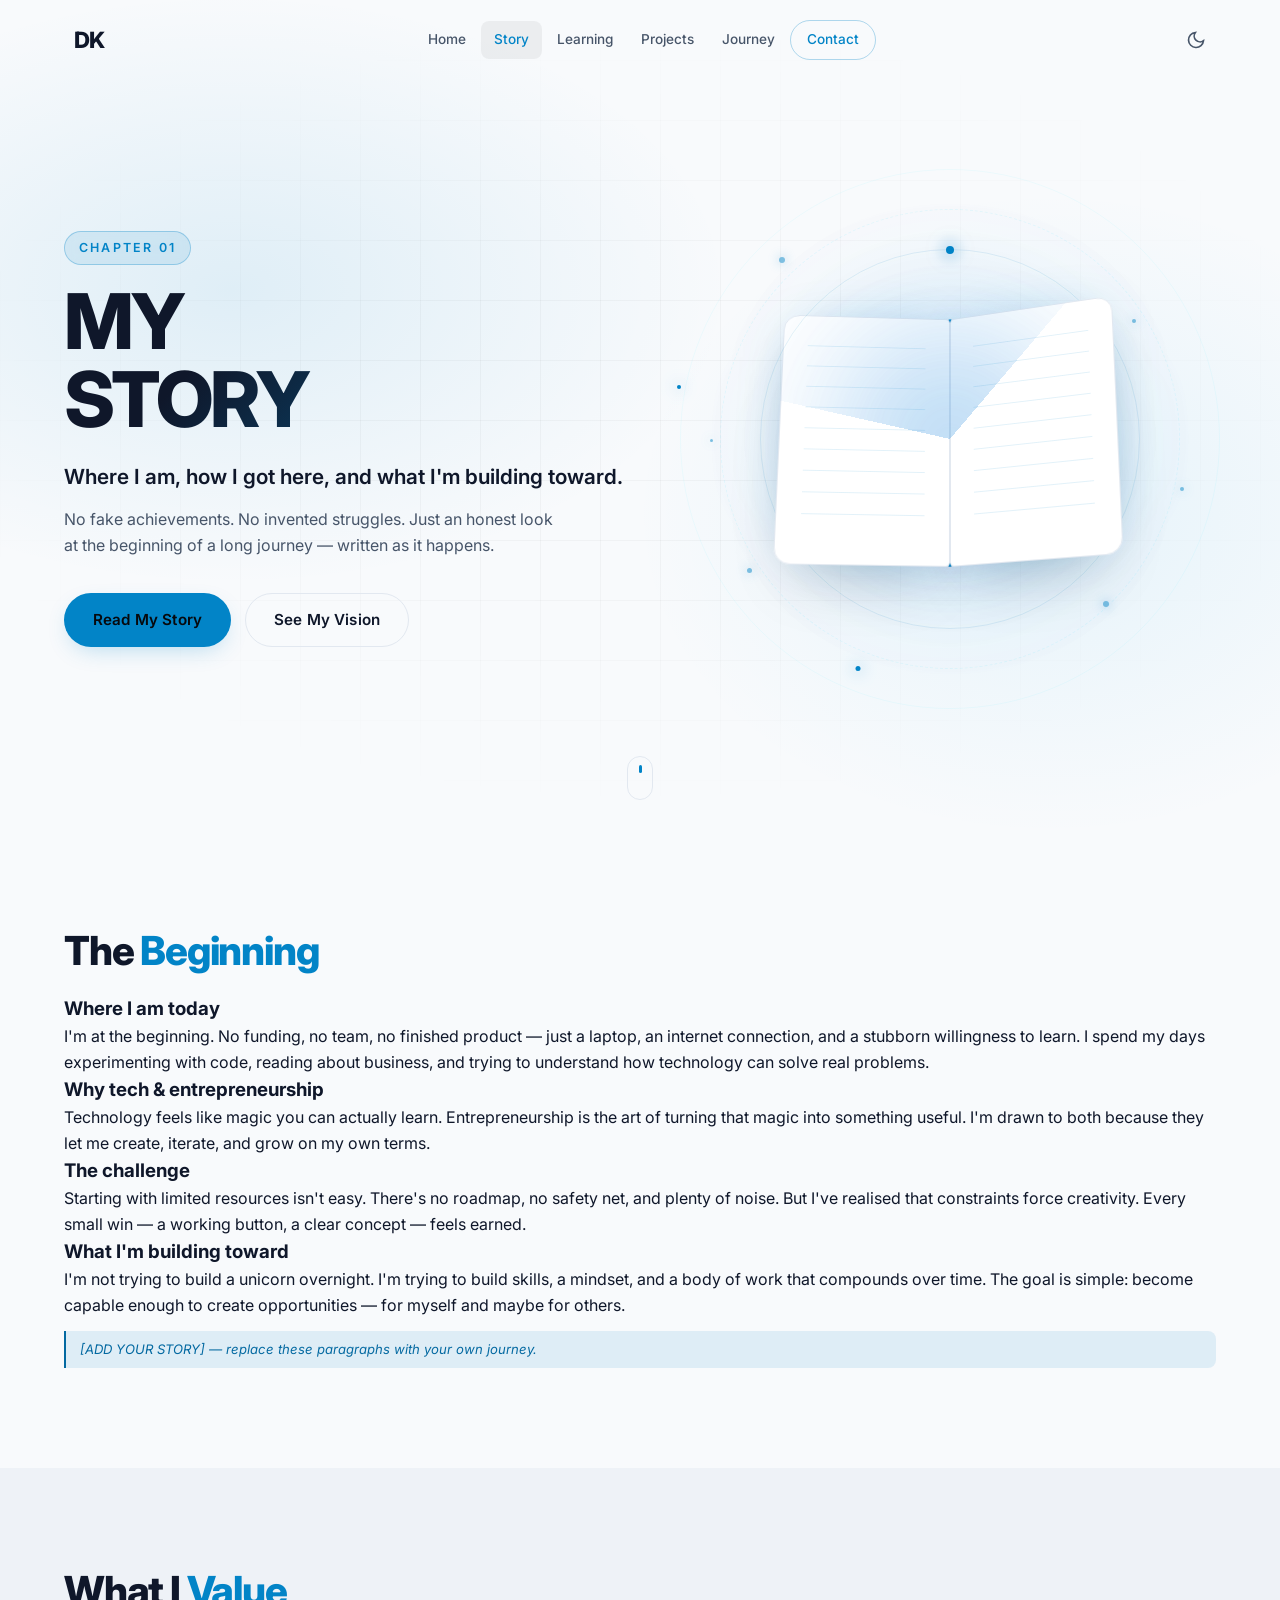
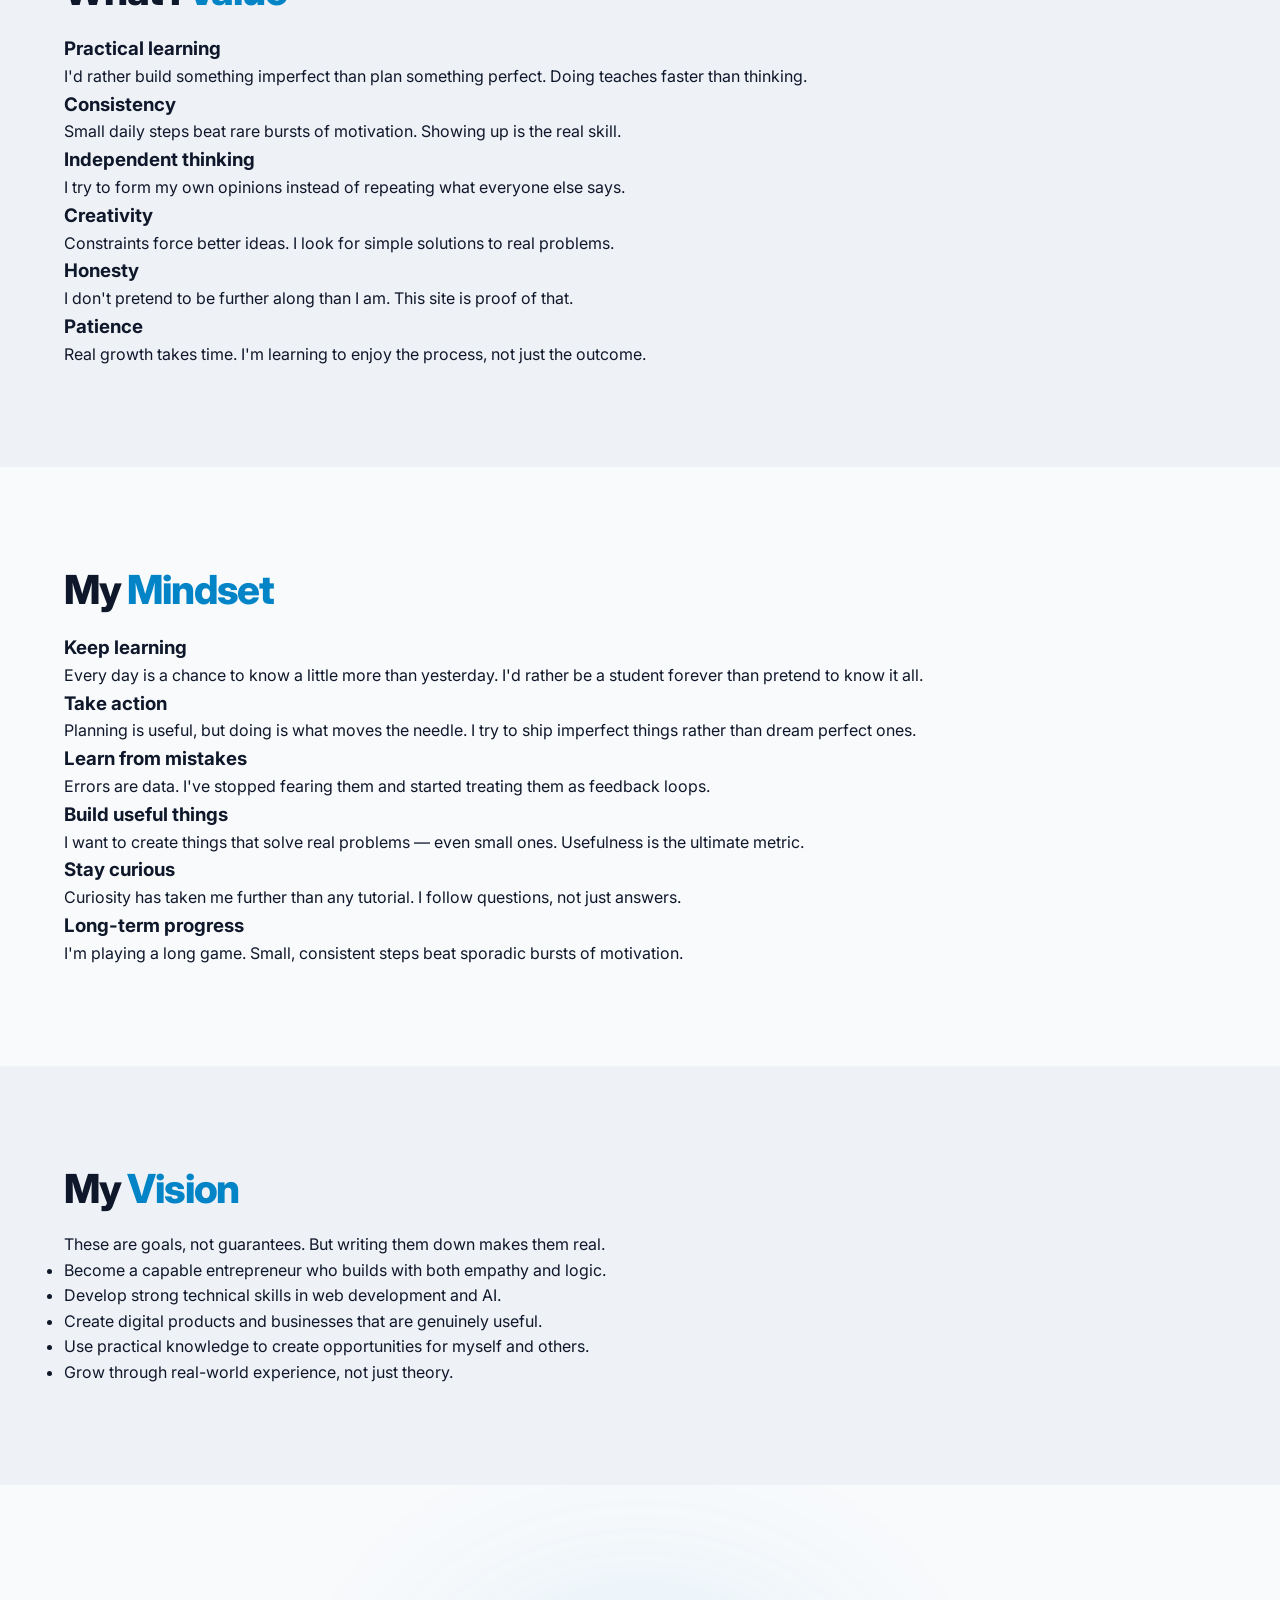
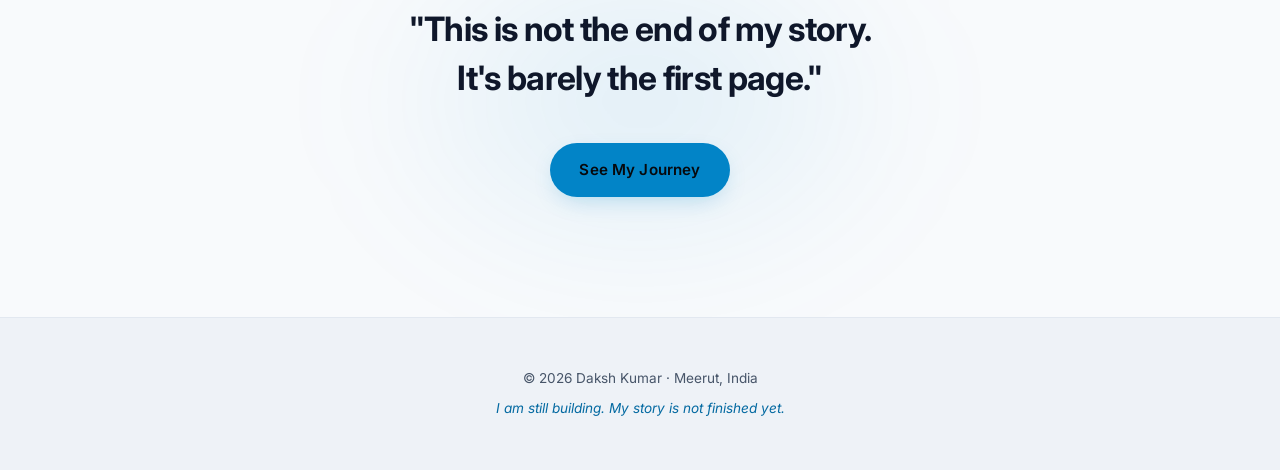
<file: story.html>
<!DOCTYPE html>
<html lang="en">
<head>
  <meta charset="UTF-8">
  <meta name="viewport" content="width=device-width, initial-scale=1.0, maximum-scale=5.0">
  <title>My Story · Daksh Kumar</title>
  <meta name="description" content="The story of Daksh Kumar — an aspiring entrepreneur from Meerut documenting the journey of becoming.">
  <meta name="author" content="Daksh Kumar">
  <meta name="theme-color" content="#0a0c10">

  <!-- Open Graph -->
  <meta property="og:title" content="My Story · Daksh Kumar">
  <meta property="og:description" content="Where I am, how I got here, and what I'm building toward.">
  <meta property="og:type" content="website">
  <meta property="og:image" content="me.jpeg">
  <meta property="og:url" content="https://dakshkumar.example/story.html">

  <!-- Twitter Card -->
  <meta name="twitter:card" content="summary_large_image">
  <meta name="twitter:title" content="My Story · Daksh Kumar">
  <meta name="twitter:description" content="Where I am, how I got here, and what I'm building toward.">
  <meta name="twitter:image" content="me.jpeg">

  <!-- Favicon -->
  <link rel="icon" type="image/svg+xml" href="data:image/svg+xml,%3Csvg xmlns='http://www.w3.org/2000/svg' viewBox='0 0 24 24' fill='%2300e0ff'%3E%3Ccircle cx='12' cy='12' r='10'/%3E%3C/svg%3E">

  <!-- Fonts -->
  <link rel="preconnect" href="https://fonts.googleapis.com">
  <link rel="preconnect" href="https://fonts.gstatic.com" crossorigin>
  <link href="https://fonts.googleapis.com/css2?family=Inter:opsz,wght@14..32,300;14..32,400;14..32,600;14..32,700;14..32,800&display=swap" rel="stylesheet">

  <!-- Stylesheet -->
  <link rel="stylesheet" href="style.css">
</head>
<body>

  <!-- ============================================================
       NAVIGATION
       ============================================================ -->
  <header class="nav-header" id="navbar">
    <div class="nav-container">
      <a href="index.html" class="nav-logo" aria-label="Daksh Kumar — Home">DK</a>

      <nav class="nav-links" id="navLinks" aria-label="Main navigation">
        <a href="index.html" class="nav-link">Home</a>
        <a href="story.html" class="nav-link active">Story</a>
        <a href="skills.html" class="nav-link">Learning</a>
        <a href="projects.html" class="nav-link">Projects</a>
        <a href="journey.html" class="nav-link">Journey</a>
        <a href="contact.html" class="nav-link nav-cta">Contact</a>
      </nav>

      <div class="nav-controls">
        <button class="theme-toggle" id="themeToggle" aria-label="Switch theme">
          <svg class="sun-icon" width="20" height="20" viewBox="0 0 24 24" fill="none" stroke="currentColor" stroke-width="2" aria-hidden="true">
            <circle cx="12" cy="12" r="5"/>
            <path d="M12 1v2M12 21v2M4.22 4.22l1.42 1.42M18.36 18.36l1.42 1.42M1 12h2M21 12h2M4.22 19.78l1.42-1.42M18.36 5.64l1.42-1.42"/>
          </svg>
          <svg class="moon-icon" width="20" height="20" viewBox="0 0 24 24" fill="none" stroke="currentColor" stroke-width="2" aria-hidden="true">
            <path d="M21 12.79A9 9 0 1 1 11.21 3 7 7 0 0 0 21 12.79z"/>
          </svg>
        </button>

        <button class="hamburger" id="hamburger" aria-label="Open menu" aria-expanded="false">
          <span></span>
          <span></span>
          <span></span>
        </button>
      </div>
    </div>
  </header>

  <!-- ============================================================
       MAIN
       ============================================================ -->
  <main>

    <!-- ==========================================================
         PAGE HERO — STORY 3D SCENE
         ========================================================== -->
    <section class="hero hero-page" id="story-hero">
      <div class="hero-bg" aria-hidden="true"></div>

      <div class="hero-content">

        <!-- Hero Text -->
        <div class="hero-text">
          <p class="hero-greeting">Chapter 01</p>
          <h1 class="hero-name">
            <span class="name-line">MY</span>
            <span class="name-line">STORY</span>
          </h1>
          <p class="hero-tagline">
            Where I am, how I got here, and what I'm building toward.
          </p>
          <p class="hero-intro">
            No fake achievements. No invented struggles. Just an honest look at
            the beginning of a long journey — written as it happens.
          </p>

          <div class="hero-actions">
            <a href="#story-full" class="btn btn-primary">Read My Story</a>
            <a href="#vision" class="btn btn-outline">See My Vision</a>
          </div>
        </div>

        <!-- Hero 3D Visual — Open Book / Pages -->
        <div class="hero-visual">
          <div class="scene-3d" aria-hidden="true">

            <!-- Orbital rings -->
            <div class="orbit orbit-1"></div>
            <div class="orbit orbit-2"></div>
            <div class="orbit orbit-3"></div>

            <!-- Glow layers -->
            <div class="glow glow-cyan"></div>
            <div class="glow glow-blue"></div>

            <!-- Floating book / pages -->
            <div class="book-3d">
              <div class="book-page page-left"></div>
              <div class="book-page page-right"></div>
              <div class="book-spine"></div>
              <div class="book-glow"></div>
            </div>

            <!-- Floating particles -->
            <span class="particle particle-1"></span>
            <span class="particle particle-2"></span>
            <span class="particle particle-3"></span>
            <span class="particle particle-4"></span>
            <span class="particle particle-5"></span>
            <span class="particle particle-6"></span>

          </div>
        </div>

      </div>

      <div class="scroll-hint" aria-hidden="true">
        <span></span>
      </div>
    </section>

    <!-- ==========================================================
         FULL STORY
         ========================================================== -->
    <section class="section" id="story-full">
      <div class="container">

        <h2 class="section-title reveal">
          The <span class="accent">Beginning</span>
        </h2>

        <div class="story-content reveal">

          <div class="story-block">
            <h3>Where I am today</h3>
            <p>
              I'm at the beginning. No funding, no team, no finished product —
              just a laptop, an internet connection, and a stubborn willingness
              to learn. I spend my days experimenting with code, reading about
              business, and trying to understand how technology can solve real
              problems.
            </p>
          </div>

          <div class="story-block">
            <h3>Why tech &amp; entrepreneurship</h3>
            <p>
              Technology feels like magic you can actually learn. Entrepreneurship
              is the art of turning that magic into something useful. I'm drawn
              to both because they let me create, iterate, and grow on my own
              terms.
            </p>
          </div>

          <div class="story-block">
            <h3>The challenge</h3>
            <p>
              Starting with limited resources isn't easy. There's no roadmap,
              no safety net, and plenty of noise. But I've realised that
              constraints force creativity. Every small win — a working button,
              a clear concept — feels earned.
            </p>
          </div>

          <div class="story-block">
            <h3>What I'm building toward</h3>
            <p>
              I'm not trying to build a unicorn overnight. I'm trying to build
              skills, a mindset, and a body of work that compounds over time.
              The goal is simple: become capable enough to create opportunities —
              for myself and maybe for others.
            </p>
          </div>

          <p class="placeholder-note">
            [ADD YOUR STORY] — replace these paragraphs with your own journey.
          </p>

        </div>

      </div>
    </section>

    <!-- ==========================================================
         PRINCIPLES / VALUES
         ========================================================== -->
    <section class="section section-alt" id="values">
      <div class="container">

        <h2 class="section-title reveal">
          What I <span class="accent">Value</span>
        </h2>

        <div class="mindset-grid reveal">

          <div class="mindset-card">
            <h3>Practical learning</h3>
            <p>
              I'd rather build something imperfect than plan something perfect.
              Doing teaches faster than thinking.
            </p>
          </div>

          <div class="mindset-card">
            <h3>Consistency</h3>
            <p>
              Small daily steps beat rare bursts of motivation. Showing up is
              the real skill.
            </p>
          </div>

          <div class="mindset-card">
            <h3>Independent thinking</h3>
            <p>
              I try to form my own opinions instead of repeating what everyone
              else says.
            </p>
          </div>

          <div class="mindset-card">
            <h3>Creativity</h3>
            <p>
              Constraints force better ideas. I look for simple solutions to
              real problems.
            </p>
          </div>

          <div class="mindset-card">
            <h3>Honesty</h3>
            <p>
              I don't pretend to be further along than I am. This site is
              proof of that.
            </p>
          </div>

          <div class="mindset-card">
            <h3>Patience</h3>
            <p>
              Real growth takes time. I'm learning to enjoy the process, not
              just the outcome.
            </p>
          </div>

        </div>

      </div>
    </section>

    <!-- ==========================================================
         MINDSET
         ========================================================== -->
    <section class="section" id="mindset">
      <div class="container">

        <h2 class="section-title reveal">
          My <span class="accent">Mindset</span>
        </h2>

        <div class="mindset-grid reveal">

          <div class="mindset-card">
            <h3>Keep learning</h3>
            <p>
              Every day is a chance to know a little more than yesterday.
              I'd rather be a student forever than pretend to know it all.
            </p>
          </div>

          <div class="mindset-card">
            <h3>Take action</h3>
            <p>
              Planning is useful, but doing is what moves the needle. I try to
              ship imperfect things rather than dream perfect ones.
            </p>
          </div>

          <div class="mindset-card">
            <h3>Learn from mistakes</h3>
            <p>
              Errors are data. I've stopped fearing them and started treating
              them as feedback loops.
            </p>
          </div>

          <div class="mindset-card">
            <h3>Build useful things</h3>
            <p>
              I want to create things that solve real problems — even small
              ones. Usefulness is the ultimate metric.
            </p>
          </div>

          <div class="mindset-card">
            <h3>Stay curious</h3>
            <p>
              Curiosity has taken me further than any tutorial. I follow
              questions, not just answers.
            </p>
          </div>

          <div class="mindset-card">
            <h3>Long-term progress</h3>
            <p>
              I'm playing a long game. Small, consistent steps beat sporadic
              bursts of motivation.
            </p>
          </div>

        </div>

      </div>
    </section>

    <!-- ==========================================================
         VISION
         ========================================================== -->
    <section class="section section-alt" id="vision">
      <div class="container">

        <h2 class="section-title reveal">
          My <span class="accent">Vision</span>
        </h2>

        <div class="vision-content reveal">

          <p class="vision-lead">
            These are goals, not guarantees. But writing them down makes them real.
          </p>

          <ul class="vision-list">
            <li>Become a capable entrepreneur who builds with both empathy and logic.</li>
            <li>Develop strong technical skills in web development and AI.</li>
            <li>Create digital products and businesses that are genuinely useful.</li>
            <li>Use practical knowledge to create opportunities for myself and others.</li>
            <li>Grow through real-world experience, not just theory.</li>
          </ul>

        </div>

      </div>
    </section>

    <!-- ==========================================================
         CLOSING CTA
         ========================================================== -->
    <section class="section closing" id="closing">
      <div class="container">
        <p class="closing-line reveal">
          "This is not the end of my story.<br>
          It's barely the first page."
        </p>
        <div class="center-cta reveal">
          <a href="journey.html" class="btn btn-primary">See My Journey</a>
        </div>
      </div>
    </section>

  </main>

  <!-- ============================================================
       FOOTER
       ============================================================ -->
  <footer class="footer">
    <div class="container">
      <p>© <span id="year"></span> Daksh Kumar · Meerut, India</p>
      <p class="footer-note">I am still building. My story is not finished yet.</p>
    </div>
  </footer>

  <!-- Back to top -->
  <button class="back-to-top" id="backToTop" aria-label="Back to top">↑</button>

  <!-- Script -->
  <script src="script.js"></script>
</body>
</html>
</file>
<file: style.css>
/* ============================================================
   DAKSH KUMAR — ULTRA PREMIUM PERSONAL WEBSITE
   style.css — Complete Stylesheet
   ============================================================ */

/* ============================================================
   RESET
   ============================================================ */
*,
*::before,
*::after {
  margin: 0;
  padding: 0;
  box-sizing: border-box;
}

/* ============================================================
   THEME TOKENS
   ============================================================ */
:root {
  --bg-primary: #07090d;
  --bg-secondary: #0b0e14;
  --bg-card: #10141c;
  --bg-elevated: #161c28;
  --text-primary: #f0f4fa;
  --text-secondary: #94a3b8;
  --text-muted: #64748b;
  --accent: #00e0ff;
  --accent-bright: #4aeaff;
  --accent-dim: #0099b3;
  --accent-glow: rgba(0, 224, 255, 0.35);
  --accent-glow-soft: rgba(0, 224, 255, 0.12);
  --border: #1e293b;
  --border-hover: rgba(0, 224, 255, 0.35);
  --shadow: 0 20px 40px -15px rgba(0, 0, 0, 0.7);
  --shadow-lg: 0 30px 60px -20px rgba(0, 0, 0, 0.8);
  --radius: 16px;
  --radius-sm: 10px;
  --radius-lg: 24px;
  --transition: 0.3s cubic-bezier(0.25, 0.46, 0.45, 0.94);
  --font: 'Inter', -apple-system, BlinkMacSystemFont, 'Segoe UI', sans-serif;
  --max-width: 1200px;
}

body.light {
  --bg-primary: #f8fafc;
  --bg-secondary: #eef2f7;
  --bg-card: #ffffff;
  --bg-elevated: #ffffff;
  --text-primary: #0f172a;
  --text-secondary: #475569;
  --text-muted: #94a3b8;
  --accent: #0284c7;
  --accent-bright: #0ea5e9;
  --accent-dim: #0369a1;
  --accent-glow: rgba(2, 132, 199, 0.3);
  --accent-glow-soft: rgba(2, 132, 199, 0.1);
  --border: #e2e8f0;
  --border-hover: rgba(2, 132, 199, 0.35);
  --shadow: 0 20px 40px -15px rgba(15, 23, 42, 0.12);
  --shadow-lg: 0 30px 60px -20px rgba(15, 23, 42, 0.18);
}

/* ============================================================
   BASE
   ============================================================ */
html {
  scroll-behavior: smooth;
  scroll-padding-top: 90px;
  -webkit-text-size-adjust: 100%;
}

body {
  font-family: var(--font);
  background: var(--bg-primary);
  color: var(--text-primary);
  line-height: 1.6;
  overflow-x: hidden;
  transition: background 0.5s ease, color 0.5s ease;
  -webkit-font-smoothing: antialiased;
  -moz-osx-font-smoothing: grayscale;
}

img {
  max-width: 100%;
  height: auto;
  display: block;
}

a {
  color: inherit;
  text-decoration: none;
  transition: color var(--transition);
}

button {
  font-family: inherit;
  cursor: pointer;
  border: none;
  background: none;
  color: inherit;
}

::selection {
  background: var(--accent);
  color: #07090d;
}

/* Scrollbar */
::-webkit-scrollbar {
  width: 10px;
}
::-webkit-scrollbar-track {
  background: var(--bg-primary);
}
::-webkit-scrollbar-thumb {
  background: var(--border);
  border-radius: 8px;
  border: 2px solid var(--bg-primary);
}
::-webkit-scrollbar-thumb:hover {
  background: var(--accent-dim);
}

/* Container */
.container {
  max-width: var(--max-width);
  margin: 0 auto;
  padding: 0 24px;
  width: 100%;
}

/* ============================================================
   LANGUAGE CHOICE PAGE
   ============================================================ */
.lang-page {
  min-height: 100vh;
  display: flex;
  align-items: center;
  justify-content: center;
  padding: 40px 20px;
  overflow: hidden;
  position: relative;
  background: var(--bg-primary);
}

.lang-choice {
  width: 100%;
  min-height: 100vh;
  display: flex;
  align-items: center;
  justify-content: center;
  position: relative;
}

.lang-bg {
  position: absolute;
  inset: 0;
  overflow: hidden;
  pointer-events: none;
  z-index: 0;
}

.lang-orb {
  position: absolute;
  border-radius: 50%;
  filter: blur(80px);
  opacity: 0.5;
}

.lang-orb-1 {
  width: 500px;
  height: 500px;
  background: radial-gradient(circle, var(--accent-glow), transparent 70%);
  top: -10%;
  left: -10%;
  animation: orb-float 12s ease-in-out infinite;
}

.lang-orb-2 {
  width: 450px;
  height: 450px;
  background: radial-gradient(circle, rgba(0, 100, 255, 0.18), transparent 70%);
  bottom: -10%;
  right: -10%;
  animation: orb-float 15s ease-in-out infinite reverse;
}

.lang-orb-3 {
  width: 350px;
  height: 350px;
  background: radial-gradient(circle, var(--accent-glow-soft), transparent 70%);
  top: 40%;
  right: 30%;
  animation: orb-float 10s ease-in-out infinite;
}

@keyframes orb-float {
  0%, 100% {
    transform: translate(0, 0) scale(1);
  }
  50% {
    transform: translate(40px, -30px) scale(1.1);
  }
}

.lang-content {
  position: relative;
  z-index: 1;
  text-align: center;
  max-width: 640px;
  width: 100%;
}

.lang-logo {
  width: 72px;
  height: 72px;
  border-radius: 20px;
  background: linear-gradient(135deg, var(--accent), var(--accent-dim));
  color: #07090d;
  font-size: 1.6rem;
  font-weight: 800;
  display: flex;
  align-items: center;
  justify-content: center;
  margin: 0 auto 32px;
  box-shadow: 0 20px 60px -15px var(--accent-glow), 0 0 40px -10px var(--accent-glow);
  letter-spacing: -0.03em;
  animation: logo-pulse 3s ease-in-out infinite;
}

@keyframes logo-pulse {
  0%, 100% {
    box-shadow: 0 20px 60px -15px var(--accent-glow);
  }
  50% {
    box-shadow: 0 20px 80px -10px var(--accent-glow), 0 0 60px -5px var(--accent-glow);
  }
}

.lang-title {
  font-size: clamp(1.8rem, 5vw, 2.8rem);
  font-weight: 800;
  letter-spacing: -0.03em;
  line-height: 1.15;
  margin-bottom: 12px;
  display: flex;
  flex-direction: column;
  gap: 6px;
}

.lang-title-hi {
  font-size: 0.75em;
  color: var(--text-secondary);
  font-weight: 600;
}

.lang-subtitle {
  font-size: 0.9rem;
  color: var(--text-muted);
  letter-spacing: 0.15em;
  text-transform: uppercase;
  margin-bottom: 48px;
}

.lang-options {
  display: flex;
  flex-direction: column;
  gap: 14px;
  margin-bottom: 32px;
}

.lang-option {
  display: flex;
  align-items: center;
  gap: 20px;
  padding: 24px 28px;
  border-radius: var(--radius);
  background: var(--bg-card);
  border: 1px solid var(--border);
  transition: all 0.4s cubic-bezier(0.25, 0.46, 0.45, 0.94);
  position: relative;
  overflow: hidden;
  text-align: left;
}

.lang-option::before {
  content: '';
  position: absolute;
  inset: 0;
  background: linear-gradient(135deg, var(--accent-glow-soft), transparent 60%);
  opacity: 0;
  transition: opacity var(--transition);
  pointer-events: none;
}

.lang-option:hover {
  transform: translateY(-4px) scale(1.01);
  border-color: var(--border-hover);
  box-shadow: var(--shadow-lg), 0 0 60px -20px var(--accent-glow);
}

.lang-option:hover::before {
  opacity: 1;
}

.lang-option-code {
  width: 56px;
  height: 56px;
  border-radius: 14px;
  background: linear-gradient(135deg, var(--accent), var(--accent-dim));
  color: #07090d;
  display: flex;
  align-items: center;
  justify-content: center;
  font-size: 1.3rem;
  font-weight: 800;
  flex-shrink: 0;
  letter-spacing: -0.03em;
  transition: transform var(--transition);
  position: relative;
  z-index: 1;
}

.lang-option:hover .lang-option-code {
  transform: scale(1.08) rotate(-3deg);
}

.lang-option-name {
  font-size: 1.35rem;
  font-weight: 700;
  flex: 1;
  letter-spacing: -0.01em;
  position: relative;
  z-index: 1;
}

.lang-option-arrow {
  font-size: 1.5rem;
  color: var(--accent);
  transition: transform var(--transition);
  position: relative;
  z-index: 1;
}

.lang-option:hover .lang-option-arrow {
  transform: translateX(8px);
}

.lang-note {
  font-size: 0.85rem;
  color: var(--text-muted);
  margin-top: 16px;
}

/* ============================================================
   NAVIGATION
   ============================================================ */
.nav-header {
  position: fixed;
  top: 0;
  left: 0;
  width: 100%;
  z-index: 1000;
  padding: 16px 0;
  transition: background 0.4s ease, backdrop-filter 0.4s ease,
    box-shadow 0.4s ease, padding 0.4s ease;
}

.nav-header.scrolled {
  background: rgba(7, 9, 13, 0.82);
  backdrop-filter: saturate(180%) blur(20px);
  -webkit-backdrop-filter: saturate(180%) blur(20px);
  box-shadow: 0 1px 0 var(--border);
  padding: 10px 0;
}

body.light .nav-header.scrolled {
  background: rgba(248, 250, 252, 0.85);
}

.nav-container {
  max-width: var(--max-width);
  margin: 0 auto;
  padding: 0 24px;
  display: flex;
  align-items: center;
  justify-content: space-between;
  gap: 16px;
}

.nav-logo {
  font-size: 1.4rem;
  font-weight: 800;
  letter-spacing: -0.03em;
  color: var(--text-primary);
  padding: 6px 10px;
  border-radius: 10px;
  transition: color var(--transition);
  flex-shrink: 0;
}

.nav-logo:hover {
  color: var(--accent);
}

.nav-links {
  display: flex;
  align-items: center;
  gap: 2px;
}

.nav-link {
  padding: 8px 13px;
  font-size: 0.85rem;
  font-weight: 500;
  color: var(--text-secondary);
  border-radius: 8px;
  transition: color var(--transition), background var(--transition);
  white-space: nowrap;
}

.nav-link:hover,
.nav-link.active {
  color: var(--text-primary);
  background: rgba(255, 255, 255, 0.05);
}

body.light .nav-link:hover,
body.light .nav-link.active {
  background: rgba(0, 0, 0, 0.05);
}

.nav-link.active {
  color: var(--accent);
}

.nav-cta {
  color: var(--accent) !important;
  border: 1px solid var(--accent-glow);
  border-radius: 999px !important;
  padding: 8px 16px !important;
  transition: all var(--transition) !important;
}

.nav-cta:hover,
.nav-cta.active {
  background: var(--accent) !important;
  color: #07090d !important;
  box-shadow: 0 0 24px -4px var(--accent-glow);
}

.nav-controls {
  display: flex;
  align-items: center;
  gap: 10px;
  flex-shrink: 0;
}

/* Language switcher */
.lang-switch {
  display: flex;
  align-items: center;
  gap: 2px;
  padding: 3px;
  border-radius: 999px;
  background: rgba(255, 255, 255, 0.05);
  border: 1px solid var(--border);
}

body.light .lang-switch {
  background: rgba(0, 0, 0, 0.04);
}

.lang-btn {
  padding: 6px 12px;
  font-size: 0.72rem;
  font-weight: 700;
  letter-spacing: 0.05em;
  color: var(--text-secondary);
  border-radius: 999px;
  transition: all var(--transition);
  line-height: 1;
}

.lang-btn:hover {
  color: var(--text-primary);
}

.lang-btn.active {
  background: var(--accent);
  color: #07090d;
  box-shadow: 0 0 16px -4px var(--accent-glow);
}

/* Theme toggle */
.theme-toggle {
  width: 40px;
  height: 40px;
  border-radius: 50%;
  display: flex;
  align-items: center;
  justify-content: center;
  color: var(--text-secondary);
  transition: background var(--transition), color var(--transition),
    transform var(--transition);
}

.theme-toggle:hover {
  background: rgba(255, 255, 255, 0.06);
  color: var(--accent);
  transform: rotate(15deg);
}

body.light .theme-toggle:hover {
  background: rgba(0, 0, 0, 0.06);
}

.moon-icon {
  display: none;
}
body.light .sun-icon {
  display: none;
}
body.light .moon-icon {
  display: block;
}

/* Hamburger */
.hamburger {
  display: none;
  flex-direction: column;
  gap: 5px;
  width: 40px;
  height: 40px;
  align-items: center;
  justify-content: center;
  border-radius: 50%;
}

.hamburger span {
  display: block;
  width: 22px;
  height: 2px;
  background: var(--text-primary);
  border-radius: 2px;
  transition: transform 0.35s ease, opacity 0.25s ease;
}

.hamburger.open span:nth-child(1) {
  transform: translateY(7px) rotate(45deg);
}
.hamburger.open span:nth-child(2) {
  opacity: 0;
}
.hamburger.open span:nth-child(3) {
  transform: translateY(-7px) rotate(-45deg);
}

/* ============================================================
   HERO SECTION
   ============================================================ */
.hero {
  min-height: 100vh;
  display: flex;
  align-items: center;
  position: relative;
  overflow: hidden;
  padding: 120px 0 80px;
  perspective: 1400px;
}

.hero-bg {
  position: absolute;
  inset: 0;
  background:
    radial-gradient(ellipse 60% 55% at 18% 35%, var(--accent-glow-soft), transparent 65%),
    radial-gradient(ellipse 50% 60% at 82% 62%, rgba(0, 120, 255, 0.08), transparent 65%);
  pointer-events: none;
  z-index: 0;
}

body.light .hero-bg {
  background:
    radial-gradient(ellipse 60% 55% at 18% 35%, var(--accent-glow-soft), transparent 65%),
    radial-gradient(ellipse 50% 60% at 82% 62%, rgba(14, 165, 233, 0.08), transparent 65%);
}

.hero-bg::before {
  content: '';
  position: absolute;
  inset: 0;
  background-image:
    linear-gradient(rgba(255, 255, 255, 0.02) 1px, transparent 1px),
    linear-gradient(90deg, rgba(255, 255, 255, 0.02) 1px, transparent 1px);
  background-size: 60px 60px;
  mask-image: radial-gradient(ellipse 70% 60% at 50% 50%, #000 30%, transparent 80%);
  -webkit-mask-image: radial-gradient(ellipse 70% 60% at 50% 50%, #000 30%, transparent 80%);
}

body.light .hero-bg::before {
  background-image:
    linear-gradient(rgba(0, 0, 0, 0.03) 1px, transparent 1px),
    linear-gradient(90deg, rgba(0, 0, 0, 0.03) 1px, transparent 1px);
}

.hero-content {
  max-width: var(--max-width);
  margin: 0 auto;
  padding: 0 24px;
  display: grid;
  grid-template-columns: 1.05fr 1fr;
  gap: 60px;
  align-items: center;
  width: 100%;
  position: relative;
  z-index: 1;
}

.hero-text {
  max-width: 580px;
}

.hero-greeting {
  display: inline-block;
  font-size: 0.78rem;
  font-weight: 600;
  letter-spacing: 0.18em;
  text-transform: uppercase;
  color: var(--accent);
  margin-bottom: 18px;
  padding: 6px 14px;
  border: 1px solid var(--accent-glow);
  border-radius: 999px;
  background: var(--accent-glow-soft);
  backdrop-filter: blur(6px);
}

.hero-name {
  font-size: clamp(2.8rem, 6.6vw, 5.4rem);
  font-weight: 800;
  line-height: 1.02;
  letter-spacing: -0.035em;
  margin-bottom: 22px;
  display: flex;
  flex-direction: column;
  background: linear-gradient(135deg, var(--text-primary) 30%, var(--accent) 130%);
  -webkit-background-clip: text;
  background-clip: text;
  -webkit-text-fill-color: transparent;
}

.name-line {
  display: block;
}

.hero-tagline {
  font-size: clamp(1.05rem, 2vw, 1.3rem);
  font-weight: 600;
  color: var(--text-primary);
  margin-bottom: 14px;
  line-height: 1.45;
}

.hero-intro {
  font-size: 1rem;
  color: var(--text-secondary);
  margin-bottom: 34px;
  max-width: 500px;
  line-height: 1.65;
}

.hero-actions {
  display: flex;
  gap: 14px;
  flex-wrap: wrap;
}

/* ============================================================
   BUTTONS
   ============================================================ */
.btn {
  display: inline-flex;
  align-items: center;
  justify-content: center;
  gap: 8px;
  padding: 14px 28px;
  font-size: 0.95rem;
  font-weight: 600;
  border-radius: 999px;
  transition: all var(--transition);
  letter-spacing: 0.01em;
  position: relative;
  overflow: hidden;
  white-space: nowrap;
  border: 1.5px solid transparent;
}

.btn-primary {
  background: var(--accent);
  color: #07090d;
  box-shadow: 0 8px 24px -8px var(--accent-glow);
}

.btn-primary::before {
  content: '';
  position: absolute;
  inset: 0;
  background: linear-gradient(135deg, transparent 30%, rgba(255, 255, 255, 0.3) 50%, transparent 70%);
  transform: translateX(-100%);
  transition: transform 0.6s ease;
}

.btn-primary:hover {
  background: var(--accent-bright);
  box-shadow: 0 0 32px -4px var(--accent-glow), 0 8px 24px -8px var(--accent-glow);
  transform: translateY(-2px);
}

.btn-primary:hover::before {
  transform: translateX(100%);
}

.btn-outline {
  border-color: var(--border);
  color: var(--text-primary);
  background: transparent;
}

.btn-outline:hover {
  border-color: var(--accent);
  color: var(--accent);
  transform: translateY(-2px);
  box-shadow: 0 0 24px -8px var(--accent-glow);
}

.btn:active {
  transform: translateY(0);
}

.btn:focus-visible,
.nav-link:focus-visible,
.theme-toggle:focus-visible,
.hamburger:focus-visible,
.lang-btn:focus-visible,
.lang-option:focus-visible,
.social-link:focus-visible,
.back-to-top:focus-visible,
.quick-card:focus-visible {
  outline: 2px solid var(--accent);
  outline-offset: 3px;
}

/* ============================================================
   HERO VISUAL / 3D SCENE
   ============================================================ */
.hero-visual {
  position: relative;
  display: flex;
  align-items: center;
  justify-content: center;
  height: 480px;
  perspective: 1200px;
}

.scene-3d {
  position: relative;
  width: 100%;
  height: 100%;
  display: flex;
  align-items: center;
  justify-content: center;
  transform-style: preserve-3d;
}

.orbit {
  position: absolute;
  border-radius: 50%;
  border: 1px solid var(--accent-glow-soft);
  pointer-events: none;
}

.orbit-1 {
  width: 380px;
  height: 380px;
  animation: spin 30s linear infinite;
}

.orbit-2 {
  width: 460px;
  height: 460px;
  border-color: rgba(0, 224, 255, 0.08);
  border-style: dashed;
  animation: spin 45s linear infinite reverse;
}

.orbit-3 {
  width: 540px;
  height: 540px;
  border-color: rgba(0, 224, 255, 0.05);
  animation: spin 60s linear infinite;
}

.orbit::after {
  content: '';
  position: absolute;
  top: -4px;
  left: 50%;
  width: 8px;
  height: 8px;
  border-radius: 50%;
  background: var(--accent);
  box-shadow: 0 0 16px var(--accent), 0 0 32px var(--accent-glow);
  transform: translateX(-50%);
}

.orbit-2::after {
  width: 5px;
  height: 5px;
  top: auto;
  bottom: -3px;
  left: 30%;
}

.orbit-3::after {
  width: 4px;
  height: 4px;
  top: 40%;
  left: -2px;
}

@keyframes spin {
  from { transform: rotate(0deg); }
  to { transform: rotate(360deg); }
}

.glow {
  position: absolute;
  border-radius: 50%;
  filter: blur(60px);
  pointer-events: none;
  z-index: 0;
}

.glow-cyan {
  width: 300px;
  height: 300px;
  background: radial-gradient(circle, var(--accent-glow) 0%, transparent 70%);
  animation: pulse-glow 5s ease-in-out infinite;
}

.glow-blue {
  width: 340px;
  height: 340px;
  background: radial-gradient(circle, rgba(0, 100, 255, 0.15) 0%, transparent 70%);
  animation: pulse-glow 7s ease-in-out infinite reverse;
}

@keyframes pulse-glow {
  0%, 100% {
    transform: scale(1);
    opacity: 0.8;
  }
  50% {
    transform: scale(1.15);
    opacity: 1;
  }
}

.particle {
  position: absolute;
  width: 6px;
  height: 6px;
  border-radius: 50%;
  background: var(--accent);
  box-shadow: 0 0 12px var(--accent);
  opacity: 0.5;
  pointer-events: none;
}

.particle-1 {
  top: 12%;
  left: 18%;
  animation: float-y 6s ease-in-out infinite;
}

.particle-2 {
  top: 25%;
  right: 15%;
  animation: float-y 7s ease-in-out infinite 0.5s;
  width: 4px;
  height: 4px;
}

.particle-3 {
  bottom: 22%;
  left: 12%;
  animation: float-y 8s ease-in-out infinite 1s;
  width: 5px;
  height: 5px;
}

.particle-4 {
  bottom: 15%;
  right: 20%;
  animation: float-y 6.5s ease-in-out infinite 1.5s;
}

.particle-5 {
  top: 50%;
  left: 5%;
  animation: float-y 7.5s ease-in-out infinite 2s;
  width: 3px;
  height: 3px;
}

.particle-6 {
  top: 60%;
  right: 6%;
  animation: float-y 9s ease-in-out infinite 2.5s;
  width: 4px;
  height: 4px;
}

@keyframes float-y {
  0%, 100% {
    transform: translateY(0) translateX(0);
    opacity: 0.3;
  }
  50% {
    transform: translateY(-24px) translateX(8px);
    opacity: 0.9;
  }
}

/* 3D Photo Card */
.card-3d {
  position: relative;
  width: 300px;
  height: 380px;
  transform-style: preserve-3d;
  transform: rotateY(-14deg) rotateX(6deg);
  transition: transform 0.8s cubic-bezier(0.25, 0.46, 0.45, 0.94);
  animation: card-tilt 8s ease-in-out infinite;
  z-index: 2;
}

.hero-visual:hover .card-3d {
  transform: rotateY(0deg) rotateX(0deg) scale(1.03);
}

@keyframes card-tilt {
  0%, 100% {
    transform: rotateY(-14deg) rotateX(6deg) translateY(0);
  }
  50% {
    transform: rotateY(-8deg) rotateX(3deg) translateY(-14px);
  }
}

.card-3d-inner {
  position: relative;
  width: 100%;
  height: 100%;
  transform-style: preserve-3d;
}

.card-face {
  position: absolute;
  inset: 0;
  border-radius: var(--radius-lg);
  overflow: hidden;
  backface-visibility: hidden;
  border: 1px solid var(--border);
}

.card-front {
  background: var(--bg-card);
  box-shadow: var(--shadow-lg), 0 0 60px -20px var(--accent-glow);
}

.profile-img {
  width: 100%;
  height: 100%;
  object-fit: cover;
  object-position: center top;
  display: block;
}

.card-overlay {
  position: absolute;
  inset: 0;
  background: linear-gradient(to top, rgba(7, 9, 13, 0.55) 0%, transparent 45%);
  pointer-events: none;
}

body.light .card-overlay {
  background: linear-gradient(to top, rgba(15, 23, 42, 0.35) 0%, transparent 45%);
}

/* ============================================================
   SCROLL HINT
   ============================================================ */
.scroll-hint {
  position: absolute;
  bottom: 28px;
  left: 50%;
  transform: translateX(-50%);
  width: 26px;
  height: 44px;
  border: 1.5px solid var(--border);
  border-radius: 14px;
  display: flex;
  justify-content: center;
  padding-top: 8px;
  z-index: 2;
  animation: hint-fade 2s ease-in-out infinite;
}

@keyframes hint-fade {
  0%, 100% { opacity: 0.4; }
  50% { opacity: 1; }
}

.scroll-hint span {
  width: 3px;
  height: 8px;
  background: var(--accent);
  border-radius: 2px;
  animation: scroll-down 2s ease-in-out infinite;
}

@keyframes scroll-down {
  0% {
    opacity: 1;
    transform: translateY(0);
  }
  100% {
    opacity: 0;
    transform: translateY(14px);
  }
}

/* ============================================================
   SECTIONS
   ============================================================ */
.section {
  padding: 100px 0;
  position: relative;
}

.section-alt {
  background: var(--bg-secondary);
}

.section-title {
  font-size: clamp(1.75rem, 4vw, 2.5rem);
  font-weight: 800;
  letter-spacing: -0.03em;
  margin-bottom: 20px;
  line-height: 1.15;
}

.accent {
  color: var(--accent);
}

.section-lead {
  font-size: 1rem;
  color: var(--text-secondary);
  max-width: 620px;
  margin-bottom: 48px;
  line-height: 1.65;
}

/* Reveal animation */
.reveal {
  opacity: 0;
  transform: translateY(30px);
  transition: opacity 0.8s ease, transform 0.8s cubic-bezier(0.25, 0.46, 0.45, 0.94);
  will-change: opacity, transform;
}

.reveal.visible {
  opacity: 1;
  transform: translateY(0);
}

/* ============================================================
   ABOUT
   ============================================================ */
.about-grid {
  display: grid;
  grid-template-columns: 1.5fr 1fr;
  gap: 60px;
  align-items: start;
  margin-top: 40px;
}

.about-lead {
  font-size: 1.2rem;
  font-weight: 600;
  color: var(--text-primary);
  margin-bottom: 20px;
  line-height: 1.5;
}

.about-text p {
  color: var(--text-secondary);
  margin-bottom: 16px;
  font-size: 0.98rem;
  line-height: 1.75;
}

.placeholder-note {
  font-size: 0.82rem !important;
  color: var(--accent-dim) !important;
  font-style: italic;
  margin-top: 12px;
  padding: 8px 14px;
  border-left: 2px solid var(--accent-dim);
  background: var(--accent-glow-soft);
  border-radius: 0 8px 8px 0;
}

.about-btn {
  margin-top: 20px;
  display: inline-flex;
}

.about-stats {
  display: flex;
  flex-direction: column;
  gap: 22px;
  padding: 34px;
  background: var(--bg-card);
  border-radius: var(--radius);
  border: 1px solid var(--border);
  position: relative;
  overflow: hidden;
}

.about-stats::before {
  content: '';
  position: absolute;
  top: -40%;
  right: -40%;
  width: 200px;
  height: 200px;
  background: radial-gradient(circle, var(--accent-glow-soft), transparent 70%);
  filter: blur(40px);
  pointer-events: none;
}

.stat-item {
  display: flex;
  flex-direction: column;
  position: relative;
  z-index: 1;
}

.stat-number {
  font-size: 1.9rem;
  font-weight: 800;
  color: var(--accent);
  line-height: 1.15;
  letter-spacing: -0.02em;
}

.stat-label {
  font-size: 0.85rem;
  color: var(--text-secondary);
  margin-top: 2px;
}

/* ============================================================
   QUICK LINKS
   ============================================================ */
.quick-links {
  display: grid;
  grid-template-columns: repeat(auto-fit, minmax(260px, 1fr));
  gap: 20px;
  margin-top: 40px;
}

.quick-card {
  background: var(--bg-card);
  border: 1px solid var(--border);
  border-radius: var(--radius);
  padding: 34px 28px;
  transition: transform var(--transition), border-color var(--transition),
    box-shadow var(--transition);
  display: flex;
  flex-direction: column;
  position: relative;
  overflow: hidden;
}

.quick-card::before {
  content: '';
  position: absolute;
  top: -50%;
  right: -50%;
  width: 180px;
  height: 180px;
  background: radial-gradient(circle, var(--accent-glow-soft), transparent 70%);
  filter: blur(30px);
  opacity: 0;
  transition: opacity var(--transition);
  pointer-events: none;
}

.quick-card:hover {
  transform: translateY(-6px);
  border-color: var(--border-hover);
  box-shadow: var(--shadow);
}

.quick-card:hover::before {
  opacity: 1;
}

.quick-card h3 {
  font-size: 1.15rem;
  font-weight: 700;
  margin-bottom: 10px;
  position: relative;
  z-index: 1;
}

.quick-card p {
  font-size: 0.92rem;
  color: var(--text-secondary);
  flex: 1;
  position: relative;
  z-index: 1;
  line-height: 1.6;
}

.quick-arrow {
  font-size: 1.5rem;
  color: var(--accent);
  margin-top: 18px;
  transition: transform var(--transition);
  position: relative;
  z-index: 1;
}

.quick-card:hover .quick-arrow {
  transform: translateX(8px);
}

/* ============================================================
   CLOSING
   ============================================================ */
.closing {
  text-align: center;
  padding: 120px 0;
  position: relative;
  overflow: hidden;
}

.closing::before {
  content: '';
  position: absolute;
  top: 50%;
  left: 50%;
  transform: translate(-50%, -50%);
  width: 600px;
  height: 400px;
  background: radial-gradient(ellipse, var(--accent-glow-soft), transparent 70%);
  filter: blur(60px);
  pointer-events: none;
}

.closing-line {
  font-size: clamp(1.4rem, 3.5vw, 2.1rem);
  font-weight: 700;
  line-height: 1.45;
  letter-spacing: -0.02em;
  margin-bottom: 40px;
  color: var(--text-primary);
  position: relative;
  z-index: 1;
}

.center-cta {
  display: flex;
  justify-content: center;
  position: relative;
  z-index: 1;
}

/* ============================================================
   FOOTER
   ============================================================ */
.footer {
  padding: 50px 0;
  background: var(--bg-secondary);
  border-top: 1px solid var(--border);
  text-align: center;
}

.footer p {
  font-size: 0.85rem;
  color: var(--text-secondary);
}

.footer-note {
  margin-top: 8px;
  font-style: italic;
  color: var(--accent-dim) !important;
}

/* ============================================================
   BACK TO TOP
   ============================================================ */
.back-to-top {
  position: fixed;
  bottom: 30px;
  right: 30px;
  width: 46px;
  height: 46px;
  border-radius: 50%;
  background: var(--bg-card);
  border: 1px solid var(--border);
  color: var(--text-primary);
  font-size: 1.2rem;
  display: flex;
  align-items: center;
  justify-content: center;
  opacity: 0;
  visibility: hidden;
  transform: translateY(20px);
  transition: opacity 0.35s ease, visibility 0.35s ease,
    transform 0.35s ease, border-color 0.3s ease, color 0.3s ease;
  z-index: 900;
  box-shadow: var(--shadow);
}

.back-to-top.visible {
  opacity: 1;
  visibility: visible;
  transform: translateY(0);
}

.back-to-top:hover {
  transform: translateY(-4px);
  border-color: var(--accent);
  color: var(--accent);
  box-shadow: 0 0 24px -6px var(--accent-glow), var(--shadow);
}

/* ============================================================
   RESPONSIVE — TABLET
   ============================================================ */
@media (max-width: 968px) {
  .nav-links {
    position: fixed;
    top: 0;
    right: -100%;
    width: 300px;
    max-width: 85vw;
    height: 100vh;
    height: 100dvh;
    background: var(--bg-secondary);
    flex-direction: column;
    padding: 100px 28px 32px;
    gap: 6px;
    transition: right 0.45s cubic-bezier(0.25, 0.46, 0.45, 0.94);
    border-left: 1px solid var(--border);
    box-shadow: -20px 0 60px -20px rgba(0, 0, 0, 0.5);
    z-index: 999;
    align-items: stretch;
    overflow-y: auto;
  }

  .nav-links.open {
    right: 0;
  }

  .nav-link {
    padding: 14px 18px;
    font-size: 1rem;
    border-radius: 12px;
  }

  .nav-cta {
    margin-top: 8px;
    text-align: center;
  }

  .hamburger {
    display: flex;
    z-index: 1001;
  }

  .theme-toggle {
    z-index: 1001;
  }

  .lang-switch {
    z-index: 1001;
  }

  .hero-content {
    grid-template-columns: 1fr;
    text-align: center;
    gap: 50px;
  }

  .hero-text {
    max-width: 100%;
    order: 2;
  }

  .hero-visual {
    order: 1;
    height: 380px;
  }

  .hero-actions {
    justify-content: center;
  }

  .hero-intro {
    margin-left: auto;
    margin-right: auto;
  }

  .hero-greeting {
    margin-left: auto;
    margin-right: auto;
  }

  .about-grid {
    grid-template-columns: 1fr;
    gap: 40px;
  }

  .about-stats {
    flex-direction: row;
    justify-content: space-around;
    text-align: center;
    padding: 28px 20px;
  }

  .stat-item {
    align-items: center;
  }

  .orbit-1 { width: 300px; height: 300px; }
  .orbit-2 { width: 360px; height: 360px; }
  .orbit-3 { width: 420px; height: 420px; }

  .card-3d {
    width: 260px;
    height: 330px;
  }
}

/* ============================================================
   RESPONSIVE — MOBILE
   ============================================================ */
@media (max-width: 600px) {
  .container {
    padding: 0 20px;
  }

  .nav-container {
    padding: 0 20px;
  }

  .section {
    padding: 72px 0;
  }

  .closing {
    padding: 80px 0;
  }

  .hero {
    padding: 100px 0 60px;
  }

  .hero-name {
    font-size: clamp(2.4rem, 11vw, 3.2rem);
  }

  .hero-tagline {
    font-size: 1.05rem;
  }

  .hero-intro {
    font-size: 0.95rem;
  }

  .btn {
    padding: 12px 22px;
    font-size: 0.9rem;
  }

  .hero-actions {
    flex-direction: column;
    width: 100%;
  }

  .hero-actions .btn {
    width: 100%;
  }

  .about-stats {
    flex-direction: column;
    gap: 22px;
  }

  .stat-item {
    align-items: flex-start;
  }

  .quick-links {
    grid-template-columns: 1fr;
  }

  .hero-visual {
    height: 300px;
  }

  .orbit-1 { width: 220px; height: 220px; }
  .orbit-2 { width: 270px; height: 270px; }
  .orbit-3 { width: 320px; height: 320px; }

  .card-3d {
    width: 200px;
    height: 260px;
    transform: rotateY(-10deg) rotateX(4deg);
  }

  .back-to-top {
    bottom: 20px;
    right: 20px;
    width: 42px;
    height: 42px;
  }

  .scroll-hint {
    display: none;
  }

  /* Language page mobile */
  .lang-logo {
    width: 60px;
    height: 60px;
    font-size: 1.4rem;
  }

  .lang-option {
    padding: 18px 20px;
    gap: 16px;
  }

  .lang-option-code {
    width: 48px;
    height: 48px;
    font-size: 1.1rem;
    border-radius: 12px;
  }

  .lang-option-name {
    font-size: 1.15rem;
  }

  .lang-option-arrow {
    font-size: 1.3rem;
  }
}

/* ============================================================
   RESPONSIVE — EXTRA SMALL
   ============================================================ */
@media (max-width: 380px) {
  .hero-name {
    font-size: 2.2rem;
  }

  .section-title {
    font-size: 1.6rem;
  }

  .nav-links {
    width: 100%;
    max-width: 100vw;
  }
}

/* ============================================================
   REDUCED MOTION
   ============================================================ */
@media (prefers-reduced-motion: reduce) {
  *,
  *::before,
  *::after {
    animation-duration: 0.01ms !important;
    animation-iteration-count: 1 !important;
    transition-duration: 0.01ms !important;
    scroll-behavior: auto !important;
  }

  .reveal {
    opacity: 1;
    transform: none;
  }

  .card-3d {
    animation: none;
  }
}

/* ============================================================
   PRINT
   ============================================================ */
@media print {
  .nav-header,
  .back-to-top,
  .scroll-hint,
  .theme-toggle,
  .hamburger,
  .lang-switch,
  .hero-visual {
    display: none !important;
  }

  body {
    background: #fff;
    color: #000;
  }

  .section,
  .hero {
    page-break-inside: avoid;
  }
}
/* ============================================================
   STYLE.CSS — PATCH
   Additional styles for pages: skill, learning, project, journey, contact
   Paste this at the very END of your style.css file.
   ============================================================ */

/* ============================================================
   HERO PAGE VARIANT (used on subpages)
   ============================================================ */
.hero-page {
  min-height: 92vh;
  padding: 140px 0 90px;
}

.hero-page .hero-name {
  font-size: clamp(2.6rem, 6vw, 4.8rem);
}

/* ============================================================
   3D CUBE STACK (skill.html hero)
   ============================================================ */
.cube-stack {
  position: relative;
  width: 200px;
  height: 320px;
  transform-style: preserve-3d;
  transform: rotateX(-14deg) rotateY(28deg);
  animation: stack-float 7s ease-in-out infinite;
  z-index: 2;
}

@keyframes stack-float {
  0%, 100% {
    transform: rotateX(-14deg) rotateY(28deg) translateY(0);
  }
  50% {
    transform: rotateX(-10deg) rotateY(22deg) translateY(-18px);
  }
}

.cube {
  position: absolute;
  left: 50%;
  width: 130px;
  height: 130px;
  margin-left: -65px;
  border-radius: var(--radius);
  background: linear-gradient(135deg, var(--bg-elevated), var(--bg-card));
  border: 1px solid var(--border);
  box-shadow: var(--shadow-lg), inset 0 1px 0 rgba(255, 255, 255, 0.05);
  display: flex;
  align-items: center;
  justify-content: center;
}

.cube::after {
  content: '';
  position: absolute;
  inset: 0;
  border-radius: var(--radius);
  padding: 1px;
  background: linear-gradient(135deg, var(--accent-glow), transparent 50%);
  opacity: 0.8;
  pointer-events: none;
}

.cube-top {
  top: 0;
  transform: translateZ(40px);
  animation: cube-1 5s ease-in-out infinite;
}

.cube-mid {
  top: 95px;
  transform: translateZ(0);
  animation: cube-2 6s ease-in-out infinite;
}

.cube-base {
  top: 190px;
  transform: translateZ(-40px);
  animation: cube-3 7s ease-in-out infinite;
}

@keyframes cube-1 {
  0%, 100% { transform: translateZ(40px) translateY(0); }
  50% { transform: translateZ(60px) translateY(-8px); }
}

@keyframes cube-2 {
  0%, 100% { transform: translateZ(0) translateY(0); }
  50% { transform: translateZ(10px) translateY(-6px); }
}

@keyframes cube-3 {
  0%, 100% { transform: translateZ(-40px) translateY(0); }
  50% { transform: translateZ(-30px) translateY(-4px); }
}

.cube-label {
  font-size: 1.6rem;
  font-weight: 800;
  color: var(--accent);
  letter-spacing: -0.03em;
  text-shadow: 0 0 24px var(--accent-glow);
}

/* ============================================================
   TOOLS GRID (skill.html)
   ============================================================ */
.tools-grid {
  display: flex;
  flex-wrap: wrap;
  gap: 12px;
  margin-top: 40px;
}

.tool-chip {
  display: inline-flex;
  align-items: center;
  gap: 10px;
  padding: 12px 22px;
  border-radius: 999px;
  background: var(--bg-card);
  border: 1px solid var(--border);
  transition: transform var(--transition), border-color var(--transition),
    box-shadow var(--transition);
}

.tool-chip:hover {
  transform: translateY(-3px);
  border-color: var(--border-hover);
  box-shadow: 0 0 24px -8px var(--accent-glow);
}

.tool-dot {
  width: 8px;
  height: 8px;
  border-radius: 50%;
  background: var(--accent);
  box-shadow: 0 0 12px var(--accent-glow);
  flex-shrink: 0;
}

.tool-name {
  font-size: 0.9rem;
  font-weight: 600;
  color: var(--text-primary);
  letter-spacing: 0.01em;
}

/* ============================================================
   3D BOOK (learning.html hero)
   ============================================================ */
.book-3d {
  position: relative;
  width: 340px;
  height: 260px;
  transform-style: preserve-3d;
  transform: rotateX(18deg) rotateY(-8deg);
  animation: book-float 7s ease-in-out infinite;
  z-index: 2;
}

@keyframes book-float {
  0%, 100% {
    transform: rotateX(18deg) rotateY(-8deg) translateY(0);
  }
  50% {
    transform: rotateX(14deg) rotateY(-4deg) translateY(-16px);
  }
}

.book-page {
  position: absolute;
  top: 0;
  width: 50%;
  height: 100%;
  background: linear-gradient(135deg, var(--bg-card), var(--bg-elevated));
  border: 1px solid var(--border);
  box-shadow: var(--shadow-lg), 0 0 60px -20px var(--accent-glow);
}

.page-left {
  left: 0;
  border-radius: var(--radius) 4px 4px var(--radius);
  transform-origin: right center;
  transform: rotateY(12deg);
}

.page-right {
  right: 0;
  border-radius: 4px var(--radius) var(--radius) 4px;
  transform-origin: left center;
  transform: rotateY(-12deg);
  background: linear-gradient(135deg, var(--bg-elevated), var(--bg-card));
}

.book-page::before {
  content: '';
  position: absolute;
  inset: 32px 24px;
  background-image:
    linear-gradient(var(--accent-glow-soft) 1px, transparent 1px),
    linear-gradient(var(--accent-glow-soft) 1px, transparent 1px);
  background-size: 100% 22px;
  background-repeat: repeat-y;
  opacity: 0.6;
}

.book-spine {
  position: absolute;
  top: 0;
  left: 50%;
  width: 4px;
  height: 100%;
  background: linear-gradient(to right, var(--accent-dim), var(--accent), var(--accent-dim));
  transform: translateX(-50%);
  border-radius: 2px;
  box-shadow: 0 0 24px var(--accent-glow);
}

.book-glow {
  position: absolute;
  inset: -40px;
  background: radial-gradient(ellipse at center, var(--accent-glow-soft), transparent 65%);
  filter: blur(40px);
  z-index: -1;
  pointer-events: none;
}

/* ============================================================
   ROADMAP (learning.html + journey.html)
   ============================================================ */
.roadmap {
  display: flex;
  flex-direction: column;
  gap: 0;
  margin-top: 40px;
  max-width: 720px;
  position: relative;
}

.roadmap-step {
  display: flex;
  gap: 24px;
  position: relative;
  padding-bottom: 28px;
}

.roadmap-step:last-child {
  padding-bottom: 0;
}

.roadmap-step::before {
  content: '';
  position: absolute;
  left: 21px;
  top: 44px;
  bottom: 0;
  width: 2px;
  background: linear-gradient(to bottom, var(--accent-glow), var(--border));
}

.roadmap-step:last-child::before {
  display: none;
}

.roadmap-marker {
  width: 44px;
  height: 44px;
  border-radius: 50%;
  background: var(--bg-card);
  border: 2px solid var(--accent);
  color: var(--accent);
  display: flex;
  align-items: center;
  justify-content: center;
  font-weight: 800;
  font-size: 0.9rem;
  flex-shrink: 0;
  box-shadow: 0 0 0 4px var(--accent-glow-soft), 0 0 20px var(--accent-glow);
  position: relative;
  z-index: 1;
}

.roadmap-content {
  flex: 1;
  padding: 14px 20px;
  background: var(--bg-card);
  border: 1px solid var(--border);
  border-radius: var(--radius);
  transition: transform var(--transition), border-color var(--transition);
}

.roadmap-step:hover .roadmap-content {
  transform: translateX(6px);
  border-color: var(--border-hover);
}

.roadmap-content h3 {
  font-size: 1.05rem;
  font-weight: 700;
  margin-bottom: 6px;
}

.roadmap-content p {
  font-size: 0.9rem;
  color: var(--text-secondary);
  line-height: 1.6;
}

.roadmap-status {
  display: inline-block;
  margin-top: 10px;
  font-size: 0.7rem;
  font-weight: 700;
  letter-spacing: 0.08em;
  text-transform: uppercase;
  color: var(--accent);
  padding: 3px 10px;
  border: 1px solid var(--accent-glow);
  border-radius: 999px;
  background: var(--accent-glow-soft);
}

.roadmap-step-future .roadmap-marker {
  border-color: var(--accent-dim);
  color: var(--accent-dim);
  border-style: dashed;
}

.roadmap-step-future .roadmap-status {
  color: var(--accent-dim);
  border-color: var(--accent-dim);
}

/* ============================================================
   3D PANEL STACK (project.html hero)
   ============================================================ */
.panel-stack {
  position: relative;
  width: 320px;
  height: 280px;
  transform-style: preserve-3d;
  transform: rotateY(-18deg) rotateX(10deg);
  animation: panels-float 7s ease-in-out infinite;
  z-index: 2;
}

@keyframes panels-float {
  0%, 100% {
    transform: rotateY(-18deg) rotateX(10deg) translateY(0);
  }
  50% {
    transform: rotateY(-12deg) rotateX(6deg) translateY(-16px);
  }
}

.panel {
  position: absolute;
  width: 260px;
  height: 170px;
  border-radius: var(--radius);
  background: var(--bg-card);
  border: 1px solid var(--border);
  padding: 20px;
  box-shadow: var(--shadow-lg);
  display: flex;
  flex-direction: column;
  gap: 12px;
}

.panel::after {
  content: '';
  position: absolute;
  inset: 0;
  border-radius: var(--radius);
  padding: 1px;
  background: linear-gradient(135deg, var(--accent-glow), transparent 50%);
  opacity: 0.7;
  pointer-events: none;
}

.panel-back {
  top: 0;
  left: 40px;
  transform: translateZ(-60px);
  opacity: 0.55;
}

.panel-mid {
  top: 45px;
  left: 20px;
  transform: translateZ(-20px);
  opacity: 0.8;
}

.panel-front {
  top: 90px;
  left: 0;
  transform: translateZ(30px);
  box-shadow: var(--shadow-lg), 0 0 50px -20px var(--accent-glow);
}

.panel-bar {
  height: 8px;
  border-radius: 4px;
  background: linear-gradient(90deg, var(--accent-glow), transparent);
  width: 100%;
}

.panel-bar.short {
  width: 55%;
}

.panel-dot {
  position: absolute;
  bottom: 16px;
  right: 16px;
  width: 10px;
  height: 10px;
  border-radius: 50%;
  background: var(--accent);
  box-shadow: 0 0 16px var(--accent-glow);
}

/* ============================================================
   3D PATH (journey.html hero)
   ============================================================ */
.path-3d {
  position: relative;
  width: 340px;
  height: 320px;
  transform-style: preserve-3d;
  transform: rotateX(20deg) rotateY(-8deg);
  animation: path-float 7s ease-in-out infinite;
  z-index: 2;
}

@keyframes path-float {
  0%, 100% {
    transform: rotateX(20deg) rotateY(-8deg) translateY(0);
  }
  50% {
    transform: rotateX(16deg) rotateY(-4deg) translateY(-14px);
  }
}

.path-line {
  position: absolute;
  left: 30px;
  bottom: 30px;
  width: 3px;
  height: 260px;
  background: linear-gradient(to top, transparent, var(--accent-glow), var(--accent));
  border-radius: 2px;
  box-shadow: 0 0 24px var(--accent-glow);
  transform: rotate(-12deg);
  transform-origin: bottom left;
}

.path-step {
  position: absolute;
  left: 20px;
  width: 200px;
  height: 44px;
  border-radius: var(--radius-sm);
  background: linear-gradient(135deg, var(--bg-elevated), var(--bg-card));
  border: 1px solid var(--border);
  box-shadow: var(--shadow);
  display: flex;
  align-items: center;
  padding-left: 18px;
}

.path-step::after {
  content: '';
  position: absolute;
  inset: 0;
  border-radius: var(--radius-sm);
  padding: 1px;
  background: linear-gradient(90deg, var(--accent-glow), transparent 60%);
  opacity: 0.6;
  pointer-events: none;
}

.step-1 {
  bottom: 10px;
  left: 10px;
  transform: translateZ(0);
  opacity: 0.55;
}

.step-2 {
  bottom: 66px;
  left: 30px;
  transform: translateZ(15px);
  opacity: 0.7;
}

.step-3 {
  bottom: 122px;
  left: 50px;
  transform: translateZ(30px);
  opacity: 0.85;
}

.step-4 {
  bottom: 178px;
  left: 70px;
  transform: translateZ(45px);
  opacity: 1;
}

.step-5 {
  bottom: 234px;
  left: 90px;
  transform: translateZ(60px);
  box-shadow: var(--shadow-lg), 0 0 40px -10px var(--accent-glow);
}

.step-dot {
  width: 10px;
  height: 10px;
  border-radius: 50%;
  background: var(--accent-dim);
  box-shadow: 0 0 12px var(--accent-glow);
  flex-shrink: 0;
}

.step-dot.active {
  background: var(--accent);
  box-shadow: 0 0 20px var(--accent), 0 0 40px var(--accent-glow);
  animation: dot-pulse 2s ease-in-out infinite;
}

@keyframes dot-pulse {
  0%, 100% { transform: scale(1); }
  50% { transform: scale(1.4); }
}

/* ============================================================
   3D ENVELOPE + SIGNAL (contact.html hero)
   ============================================================ */
.envelope-3d {
  position: relative;
  width: 300px;
  height: 260px;
  transform-style: preserve-3d;
  transform: rotateX(12deg) rotateY(-10deg);
  animation: envelope-float 7s ease-in-out infinite;
  z-index: 2;
}

@keyframes envelope-float {
  0%, 100% {
    transform: rotateX(12deg) rotateY(-10deg) translateY(0);
  }
  50% {
    transform: rotateX(8deg) rotateY(-6deg) translateY(-18px);
  }
}

.envelope-body {
  position: relative;
  width: 260px;
  height: 170px;
  background: linear-gradient(135deg, var(--bg-elevated), var(--bg-card));
  border: 1px solid var(--border);
  border-radius: var(--radius);
  box-shadow: var(--shadow-lg), 0 0 60px -20px var(--accent-glow);
  margin: 40px auto 0;
  overflow: hidden;
}

.envelope-body::after {
  content: '';
  position: absolute;
  inset: 0;
  border-radius: var(--radius);
  padding: 1px;
  background: linear-gradient(135deg, var(--accent-glow), transparent 50%);
  opacity: 0.8;
  pointer-events: none;
}

.envelope-flap {
  position: absolute;
  top: 0;
  left: 0;
  width: 100%;
  height: 50%;
  background: linear-gradient(to bottom, var(--bg-card), var(--bg-elevated));
  border-bottom: 1px solid var(--border);
  clip-path: polygon(0 0, 100% 0, 50% 100%);
  transform-origin: top center;
  animation: flap-open 4s ease-in-out infinite;
}

@keyframes flap-open {
  0%, 100% { transform: rotateX(0deg); }
  50% { transform: rotateX(-22deg); }
}

.envelope-seal {
  position: absolute;
  top: 45%;
  left: 50%;
  transform: translate(-50%, -50%);
  width: 44px;
  height: 44px;
  border-radius: 50%;
  background: linear-gradient(135deg, var(--accent), var(--accent-dim));
  display: flex;
  align-items: center;
  justify-content: center;
  box-shadow: 0 0 24px var(--accent-glow);
  z-index: 2;
}

.seal-dot {
  width: 14px;
  height: 14px;
  border-radius: 50%;
  background: #07090d;
  opacity: 0.85;
}

.signal-wave {
  position: absolute;
  top: 50%;
  left: 50%;
  transform: translate(-50%, -50%);
  border-radius: 50%;
  border: 2px solid var(--accent);
  opacity: 0;
  pointer-events: none;
}

.wave-1 { width: 200px; height: 200px; animation: wave-out 3s ease-out infinite; }
.wave-2 { width: 200px; height: 200px; animation: wave-out 3s ease-out infinite 1s; }
.wave-3 { width: 200px; height: 200px; animation: wave-out 3s ease-out infinite 2s; }

@keyframes wave-out {
  0% {
    transform: translate(-50%, -50%) scale(0.4);
    opacity: 0.8;
  }
  100% {
    transform: translate(-50%, -50%) scale(1.6);
    opacity: 0;
  }
}

/* ============================================================
   SECTION LEAD
   ============================================================ */
.section-lead {
  font-size: 1rem;
  color: var(--text-secondary);
  max-width: 620px;
  margin-bottom: 20px;
  line-height: 1.65;
}

/* ============================================================
   CONTACT PAGE SPECIFIC
   ============================================================ */
.contact-block {
  margin-bottom: 36px;
  display: flex;
  flex-direction: column;
  align-items: center;
  gap: 12px;
}

.contact-label {
  font-size: 0.72rem;
  font-weight: 700;
  letter-spacing: 0.15em;
  text-transform: uppercase;
  color: var(--text-muted);
}

.contact-email {
  font-size: 1rem;
  padding: 16px 36px;
  word-break: break-all;
  max-width: 100%;
}

/* ============================================================
   TABLET RESPONSIVE (additional)
   ============================================================ */
@media (max-width: 968px) {
  .book-3d {
    width: 300px;
    height: 230px;
  }

  .cube-stack {
    transform: rotateX(-10deg) rotateY(20deg) scale(0.9);
  }

  .panel-stack {
    transform: rotateY(-12deg) rotateX(8deg) scale(0.9);
  }

  .path-3d {
    transform: rotateX(16deg) rotateY(-6deg) scale(0.9);
  }

  .envelope-3d {
    transform: rotateX(10deg) rotateY(-8deg) scale(0.9);
  }
}

/* ============================================================
   MOBILE RESPONSIVE (additional)
   ============================================================ */
@media (max-width: 600px) {
  .hero-page {
    padding: 110px 0 60px;
  }

  .book-3d {
    width: 240px;
    height: 180px;
  }

  .cube-stack {
    width: 160px;
    height: 260px;
    transform: rotateX(-8deg) rotateY(16deg) scale(0.75);
  }

  .cube {
    width: 100px;
    height: 100px;
    margin-left: -50px;
  }

  .cube-mid { top: 78px; }
  .cube-base { top: 156px; }
  .cube-label { font-size: 1.2rem; }

  .panel-stack {
    width: 260px;
    height: 230px;
    transform: rotateY(-10deg) rotateX(6deg) scale(0.8);
  }

  .panel {
    width: 210px;
    height: 140px;
    padding: 16px;
  }

  .panel-mid { top: 36px; left: 16px; }
  .panel-front { top: 72px; }
  .panel-back { left: 32px; }

  .path-3d {
    width: 280px;
    height: 260px;
    transform: rotateX(14deg) rotateY(-5deg) scale(0.8);
  }

  .path-step {
    width: 160px;
    height: 38px;
  }

  .step-1 { bottom: 8px; left: 8px; }
  .step-2 { bottom: 54px; left: 22px; }
  .step-3 { bottom: 100px; left: 36px; }
  .step-4 { bottom: 146px; left: 50px; }
  .step-5 { bottom: 192px; left: 64px; }

  .envelope-3d {
    width: 250px;
    height: 220px;
    transform: rotateX(8deg) rotateY(-6deg) scale(0.8);
  }

  .envelope-body {
    width: 210px;
    height: 140px;
  }

  .envelope-seal {
    width: 36px;
    height: 36px;
  }

  .seal-dot {
    width: 12px;
    height: 12px;
  }

  .wave-1, .wave-2, .wave-3 {
    width: 160px;
    height: 160px;
  }

  .roadmap-step {
    gap: 16px;
  }

  .roadmap-marker {
    width: 38px;
    height: 38px;
    font-size: 0.8rem;
  }

  .roadmap-step::before {
    left: 18px;
    top: 38px;
  }

  .roadmap-content {
    padding: 12px 16px;
  }

  .tools-grid {
    gap: 8px;
  }

  .tool-chip {
    padding: 10px 16px;
    font-size: 0.85rem;
  }

  .contact-email {
    padding: 14px 24px;
    font-size: 0.92rem;
  }
}
</file>
